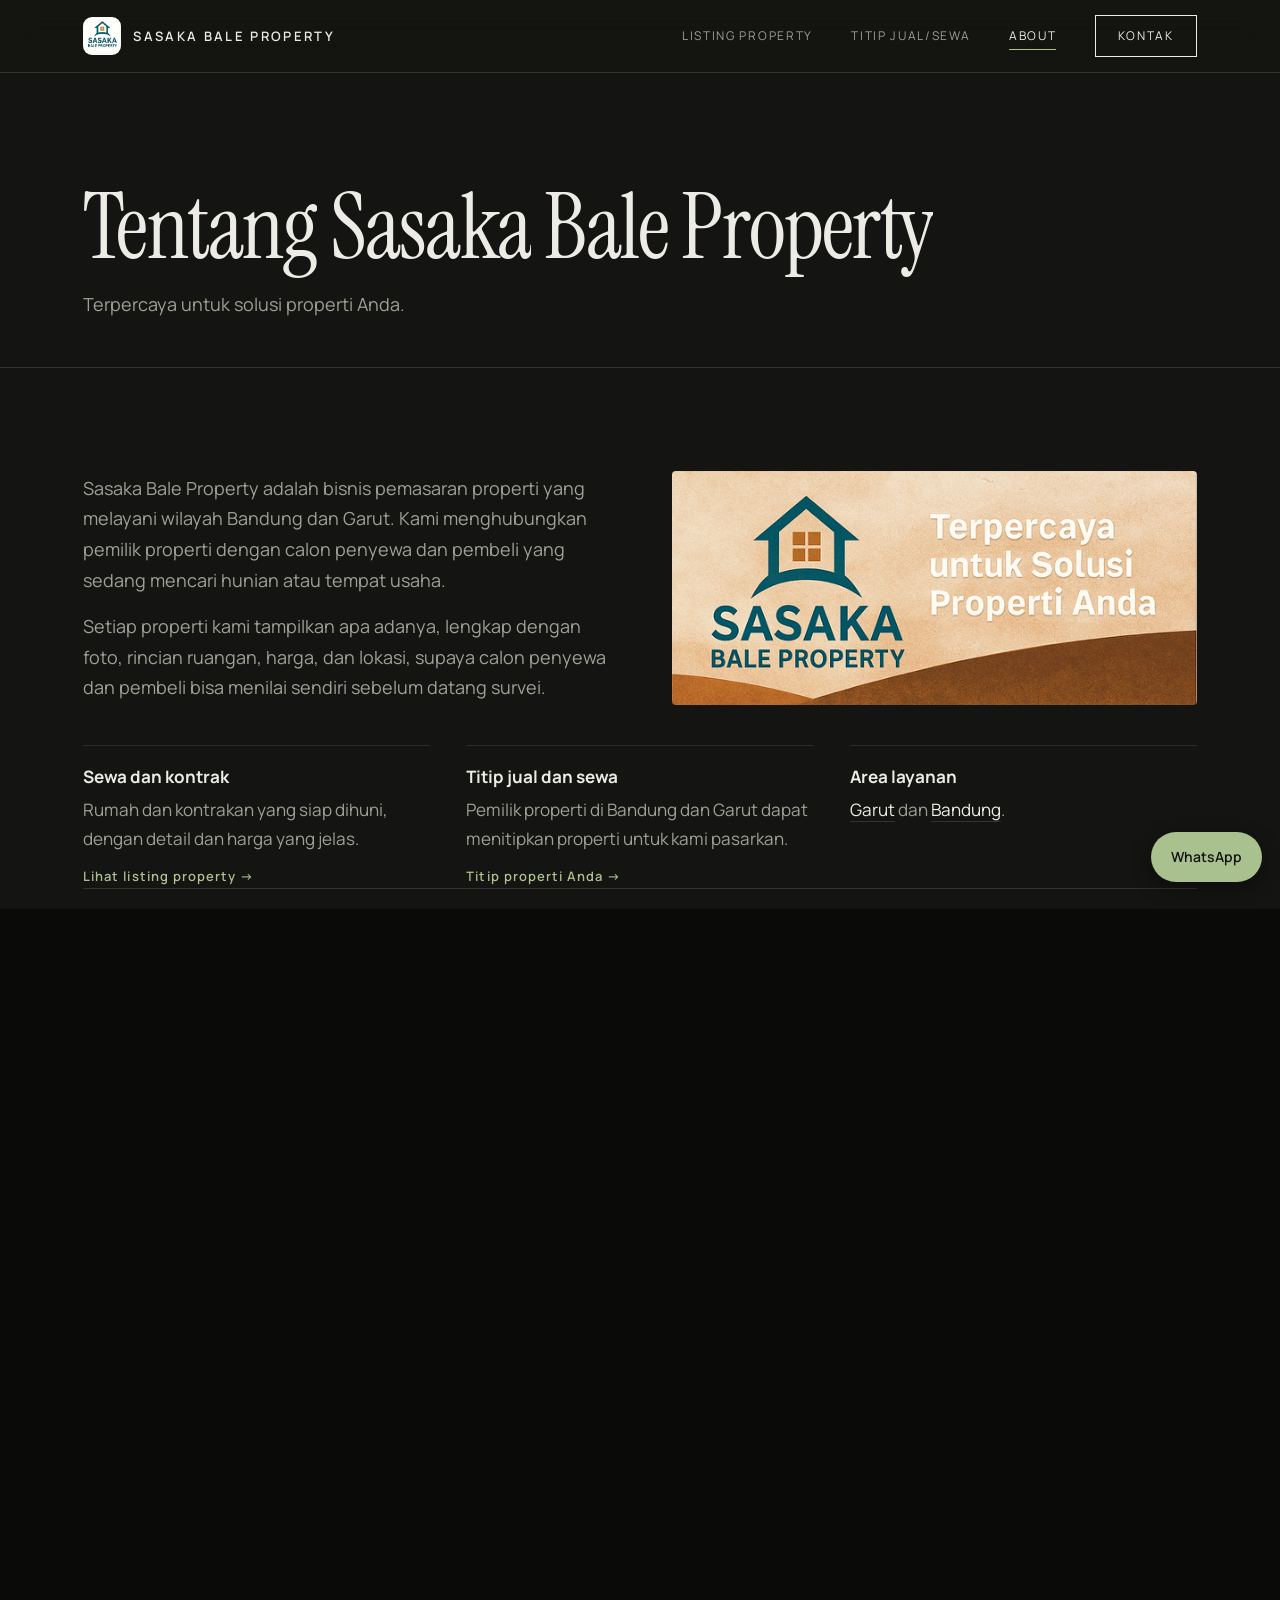
<file: about.html>
<!DOCTYPE html>
<html lang="id"><head><meta charset="utf-8"><meta name="viewport" content="width=device-width, initial-scale=1, viewport-fit=cover">
<title>About dan Kontak | Sasaka Bale Property</title><meta name="description" content="Profil Sasaka Bale Property dan kontak pemasaran: WhatsApp 0877-3030-9578 dan email sasakabaleacademy@gmail.com."><meta property="og:title" content="About dan Kontak | Sasaka Bale Property"><meta property="og:description" content="Profil Sasaka Bale Property dan kontak pemasaran: WhatsApp 0877-3030-9578 dan email sasakabaleacademy@gmail.com."><meta property="og:image" content="media/Kontrakan%20Pak%20Aldy%20Pemda/Tampak%20Depan%20Kanan%20HOOK.jpg">
<link rel="icon" href="media/logo%20sbp/Logo%20Sasaka%20Bale%20Property.jpg">
<link rel="preconnect" href="https://fonts.googleapis.com"><link rel="preconnect" href="https://fonts.gstatic.com" crossorigin>
<link href="https://fonts.googleapis.com/css2?family=Instrument+Serif&family=Manrope:wght@400;500;600;800&display=swap" rel="stylesheet">
<link rel="stylesheet" href="style.css"><link rel="stylesheet" href="animasi.css">
</head>
<body>
<header><div class="wrap"><nav aria-label="Navigasi utama">
<a class="logo" href="index.html"><img src="media/logo%20sbp/Logo%20Sasaka%20Bale%20Property.jpg" alt="Logo Sasaka Bale Property" width="38" height="38"><span>Sasaka Bale Property</span></a>
<button class="burger" id="burger" aria-label="Buka menu" aria-expanded="false">☰</button>
<div class="menu" id="menu"><a href="listing.html">Listing Property</a>
<a href="titip.html">Titip Jual/Sewa</a>
<a class="on" href="about.html">About</a>
<a class="outline" href="about.html#kontak">Kontak</a></div></nav></div></header>
<main>
<section class="page-head"><div class="wrap"><h1 class="t">Tentang Sasaka Bale Property</h1><p class="lead">Terpercaya untuk solusi properti Anda.</p></div></section>
<section><div class="wrap"><div class="grid2"><div>
<p>Sasaka Bale Property adalah bisnis pemasaran properti yang melayani wilayah Bandung dan Garut. Kami menghubungkan pemilik properti dengan calon penyewa dan pembeli yang sedang mencari hunian atau tempat usaha.</p>
<p>Setiap properti kami tampilkan apa adanya, lengkap dengan foto, rincian ruangan, harga, dan lokasi, supaya calon penyewa dan pembeli bisa menilai sendiri sebelum datang survei.</p></div>
<div class="banner" role="img" aria-label="Banner Sasaka Bale Property: Terpercaya untuk Solusi Properti Anda"></div></div>
<div class="cols">
  <div class="svc"><strong>Sewa dan kontrak</strong>Rumah dan kontrakan yang siap dihuni, dengan detail dan harga yang jelas.<a class="svc-link" href="listing.html">Lihat listing property <span>→</span></a></div>
  <div class="svc"><strong>Titip jual dan sewa</strong>Pemilik properti di Bandung dan Garut dapat menitipkan properti untuk kami pasarkan.<a class="svc-link" href="titip.html#form">Titip properti Anda <span>→</span></a></div>
  <div><strong>Area layanan</strong><a class="inl" href="listing.html#garut">Garut</a> dan <a class="inl" href="listing.html#bandung">Bandung</a>.</div>
</div>
<section id="kontak"><div class="wrap"><h2>Kontak Pemasaran</h2><p class="lead">Hubungi kami untuk menanyakan listing atau menitipkan properti.</p>
<ul class="kontak-list"><li><span>WhatsApp (WA only)</span><a href="https://wa.me/6287730309578" target="_blank" rel="noopener">0877-3030-9578</a></li><li><span>Email</span><a href="mailto:sasakabaleacademy@gmail.com">sasakabaleacademy@gmail.com</a></li><li><span>Area</span>Garut dan Bandung</li></ul>
<div class="actions"><a class="btn solid" href="https://wa.me/6287730309578?text=Halo%20Sasaka%20Bale%20Property" target="_blank" rel="noopener">Chat WhatsApp</a><a class="btn" href="mailto:sasakabaleacademy@gmail.com">Kirim email</a></div></div></section></main>
<footer><div class="wrap"><span>© 2026 Sasaka Bale Property · Bandung &amp; Garut</span><a href="mailto:sasakabaleacademy@gmail.com">sasakabaleacademy@gmail.com</a></div></footer>
<a class="wa-float" href="https://wa.me/6287730309578?text=Halo%20Sasaka%20Bale%20Property" target="_blank" rel="noopener" aria-label="Chat WhatsApp">WhatsApp</a>
<script src="animasi.js" defer></script>
</body></html>
</file>
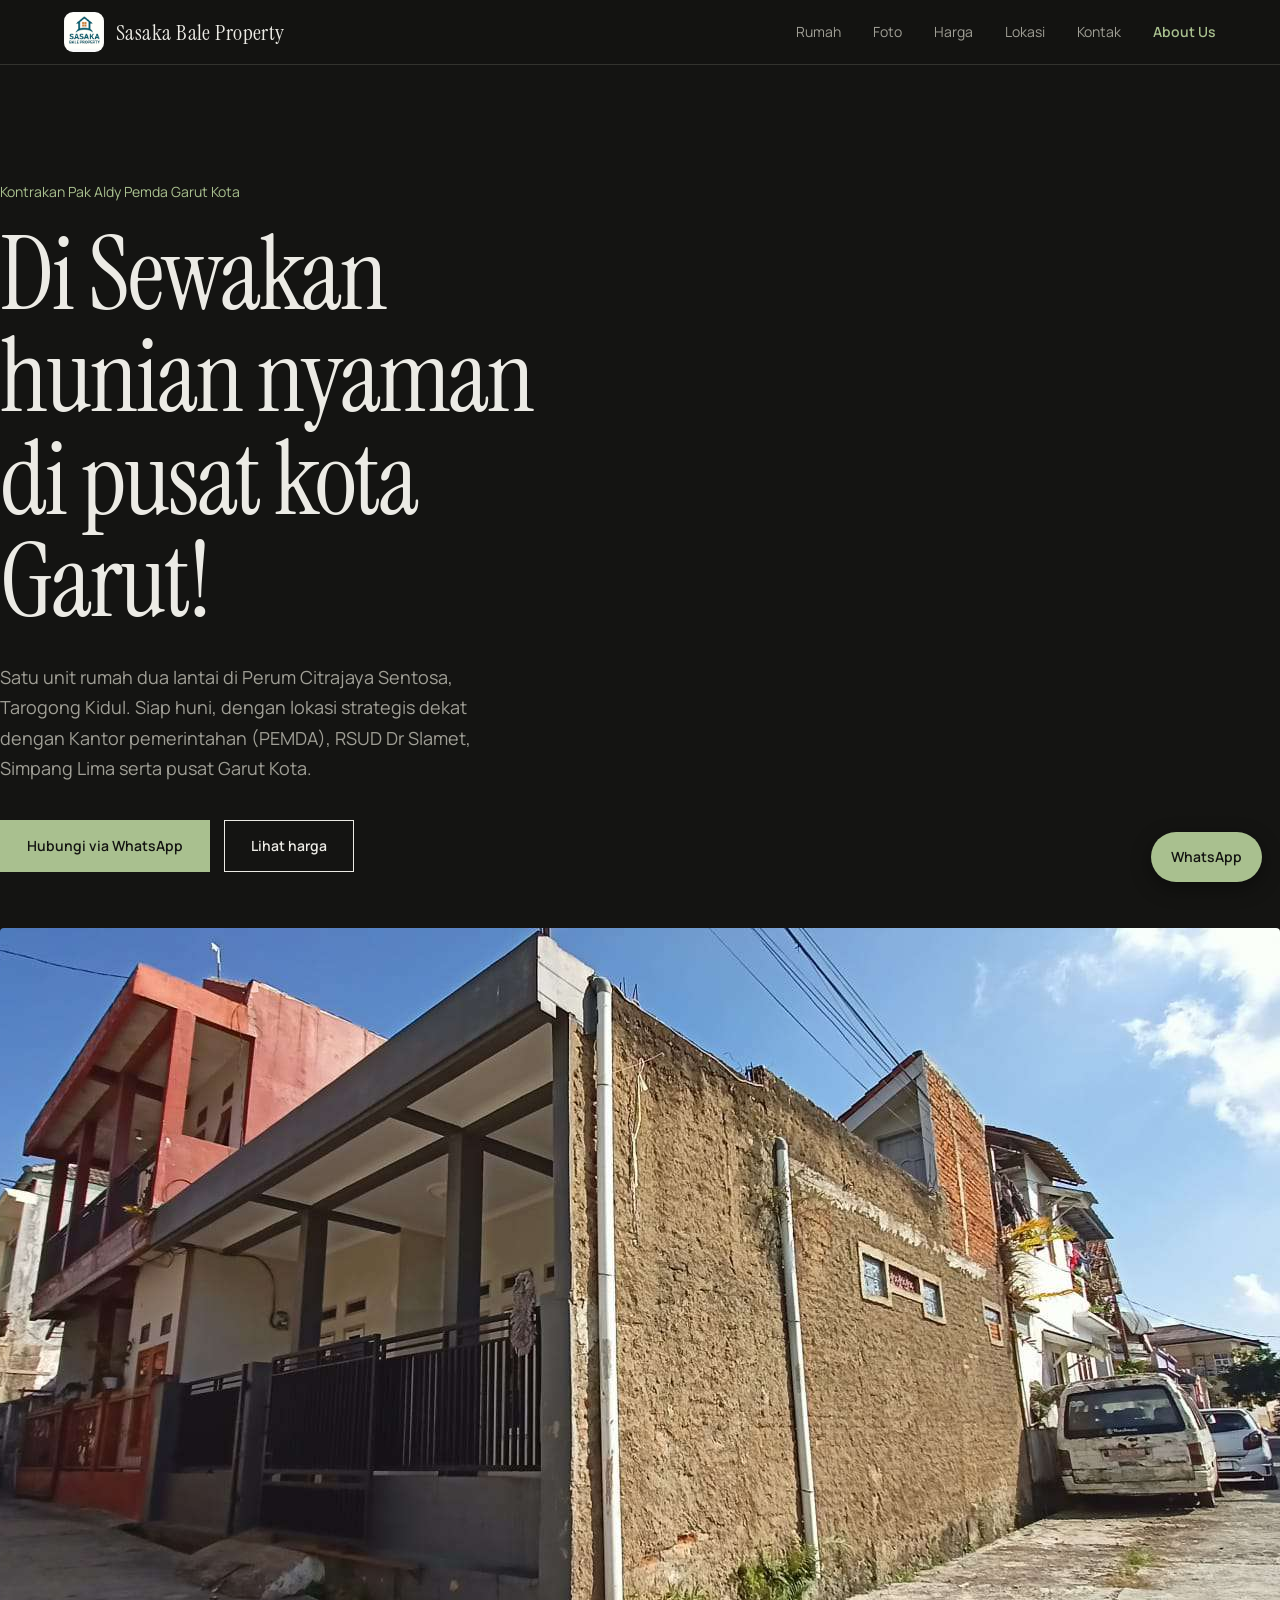
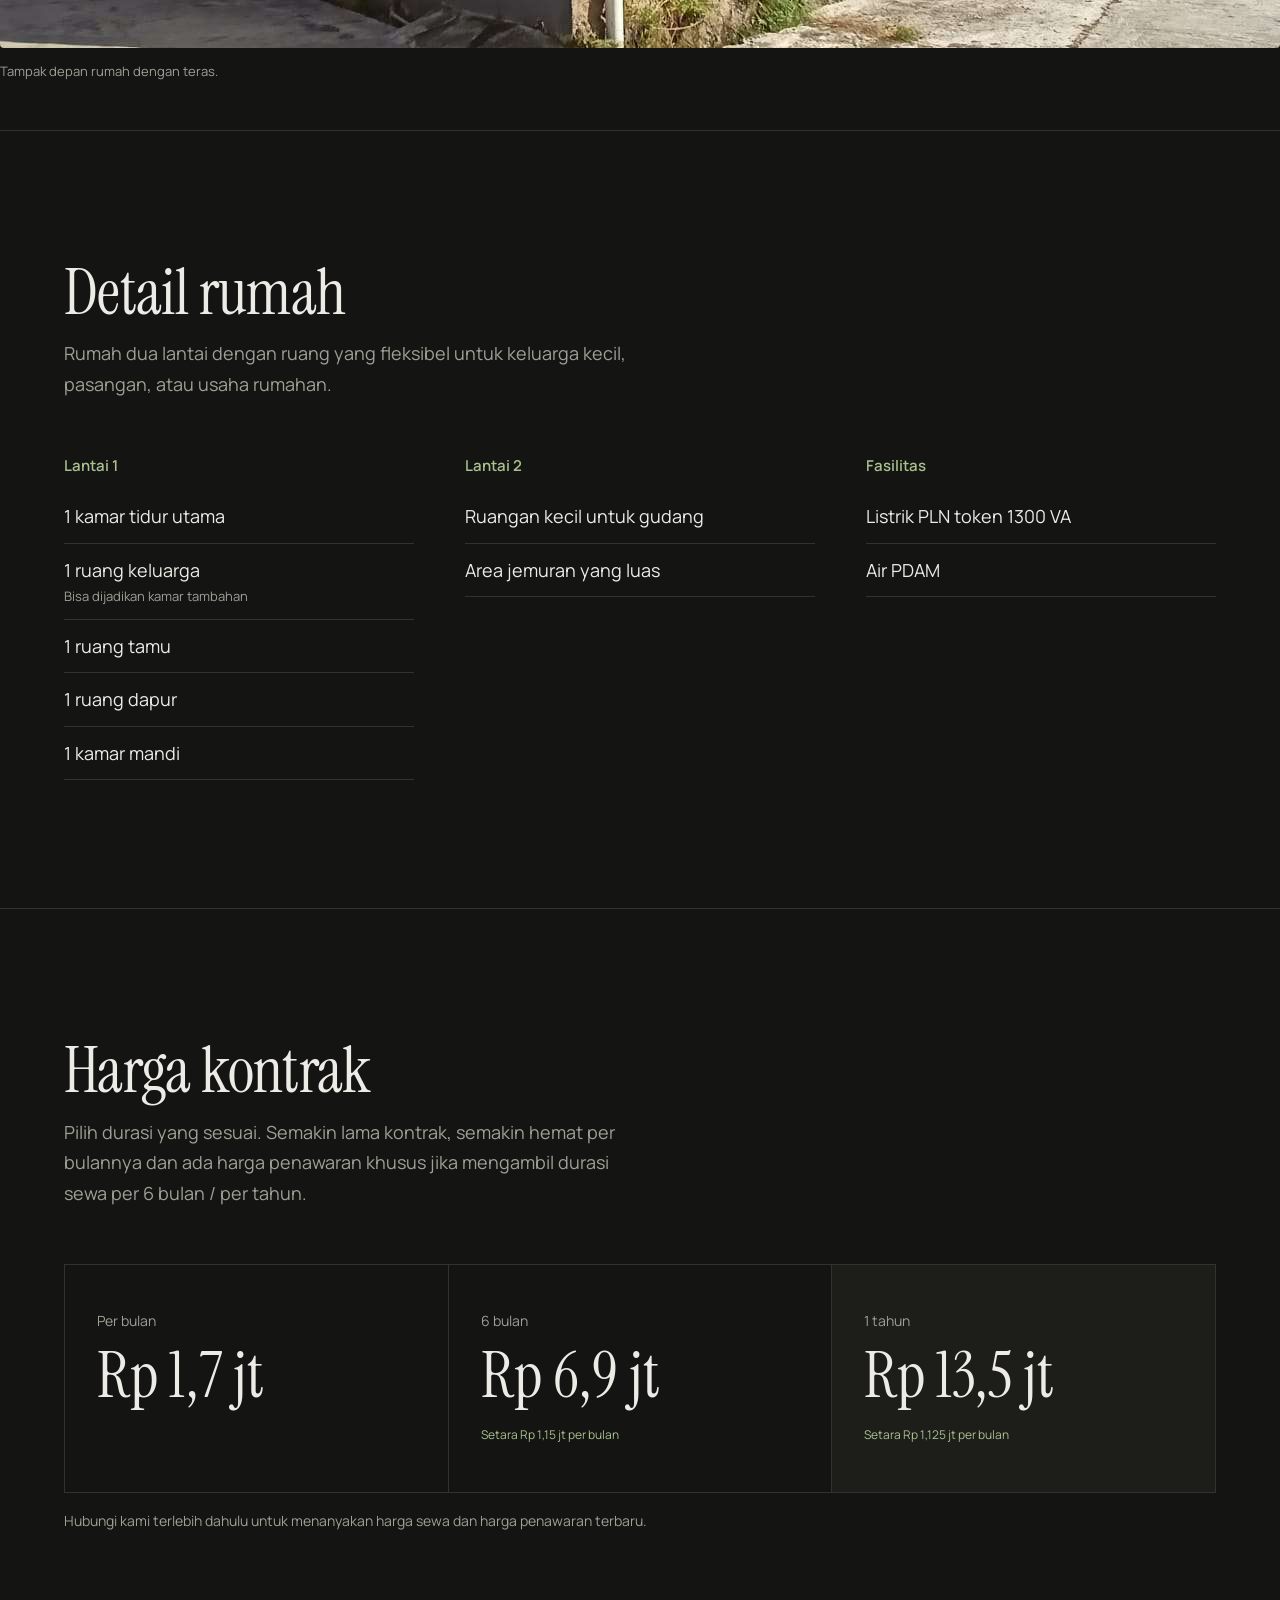
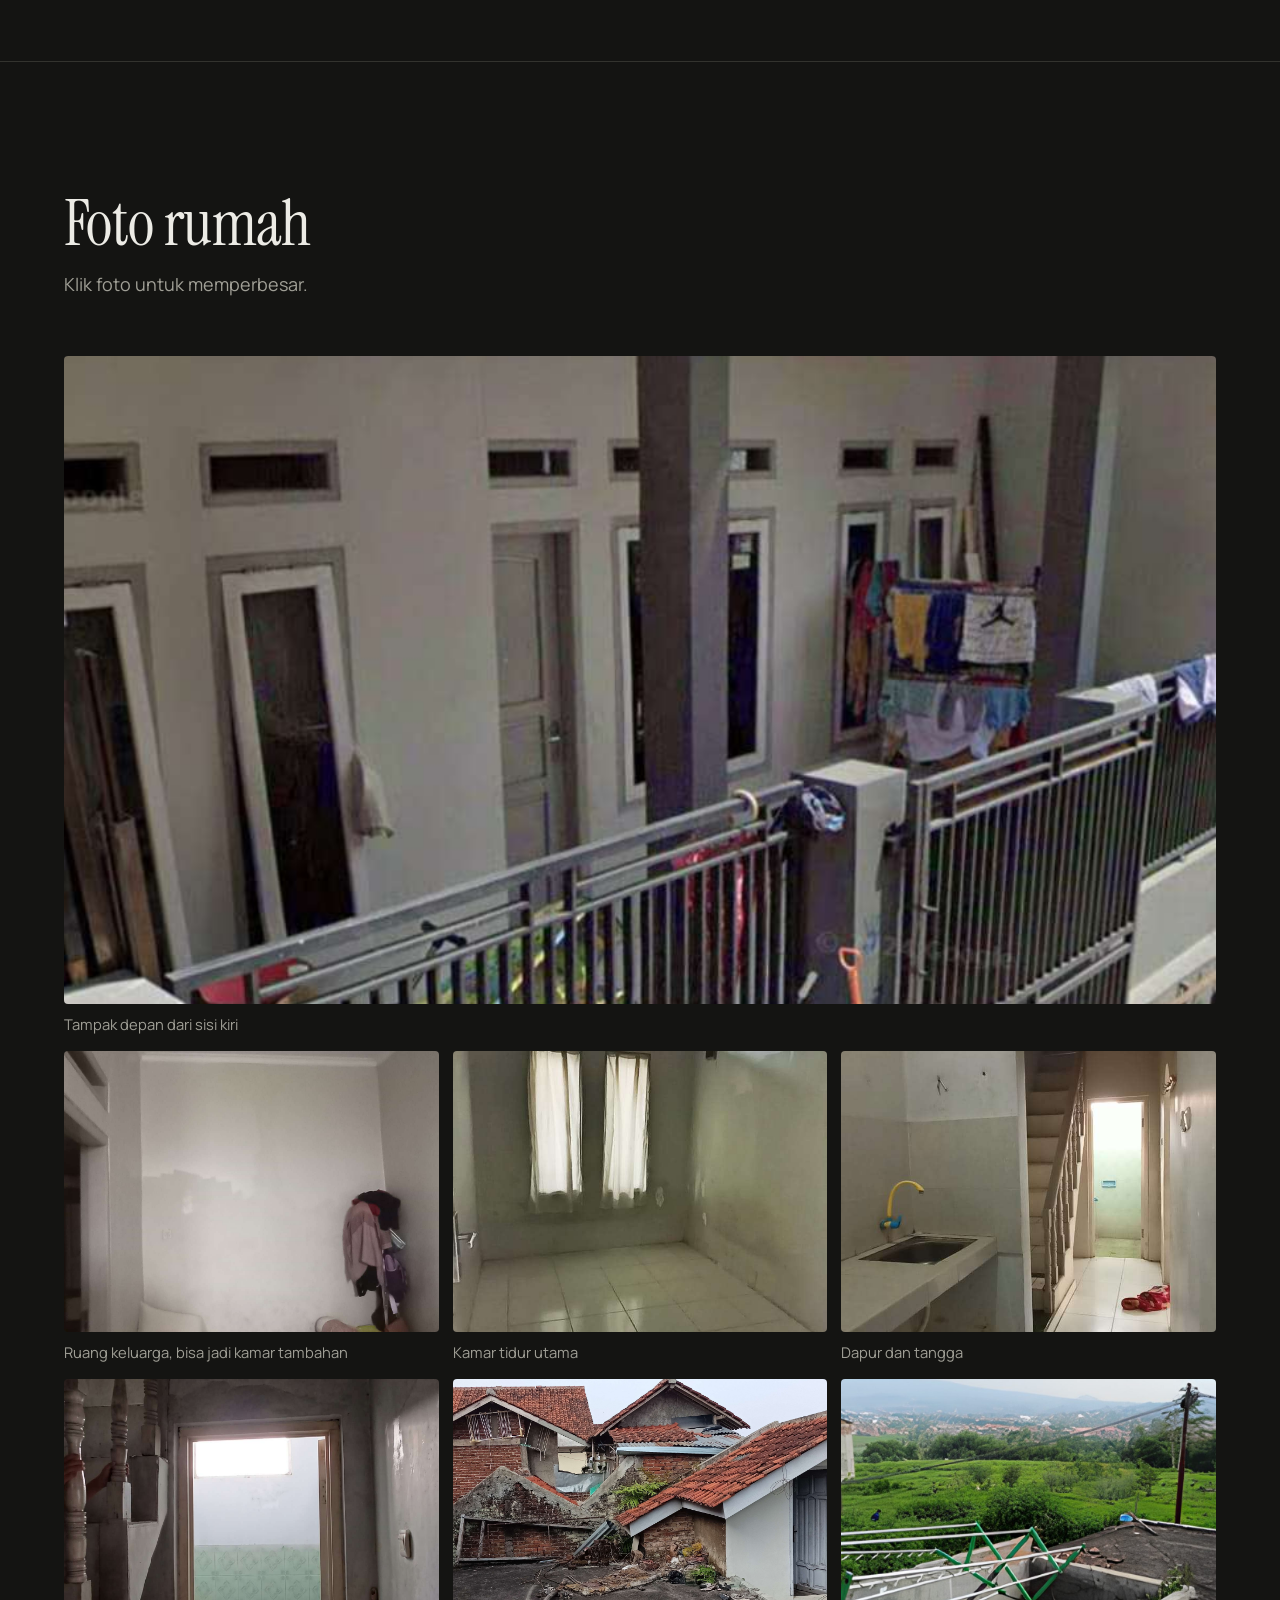
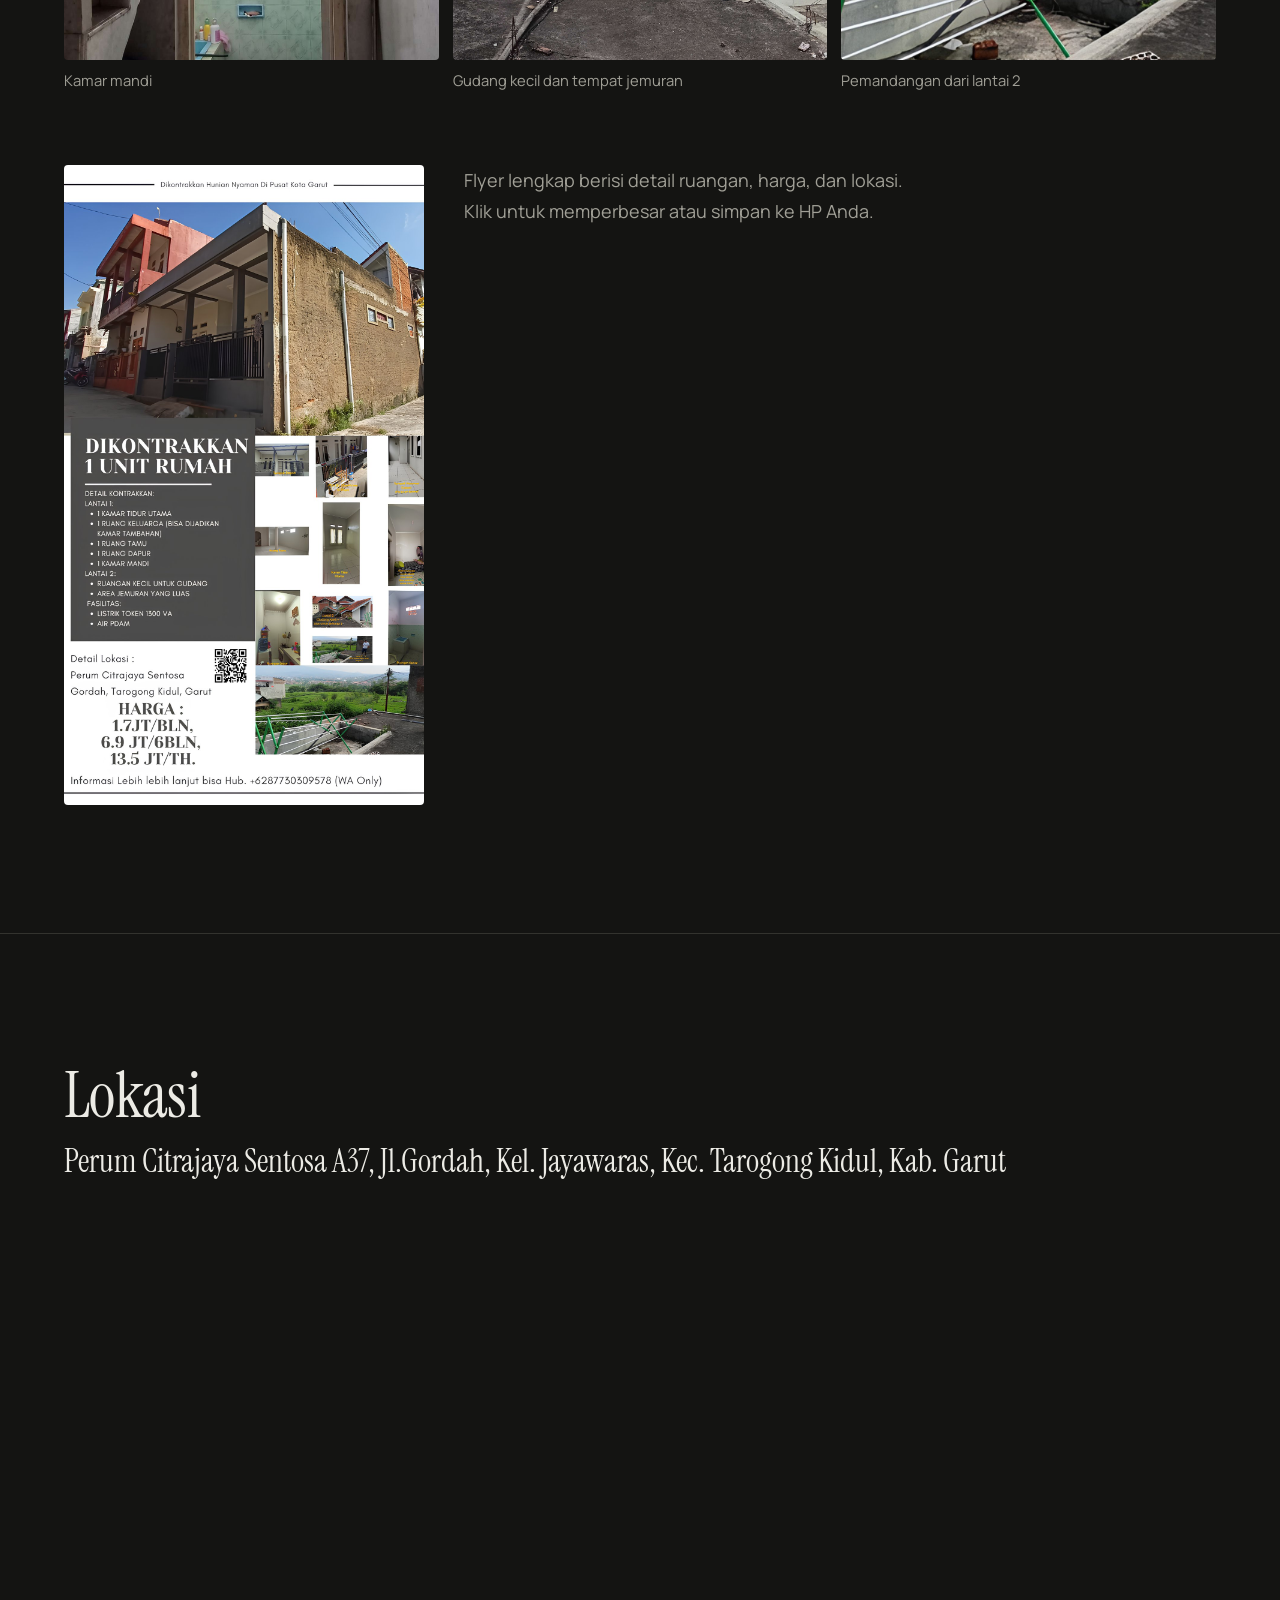
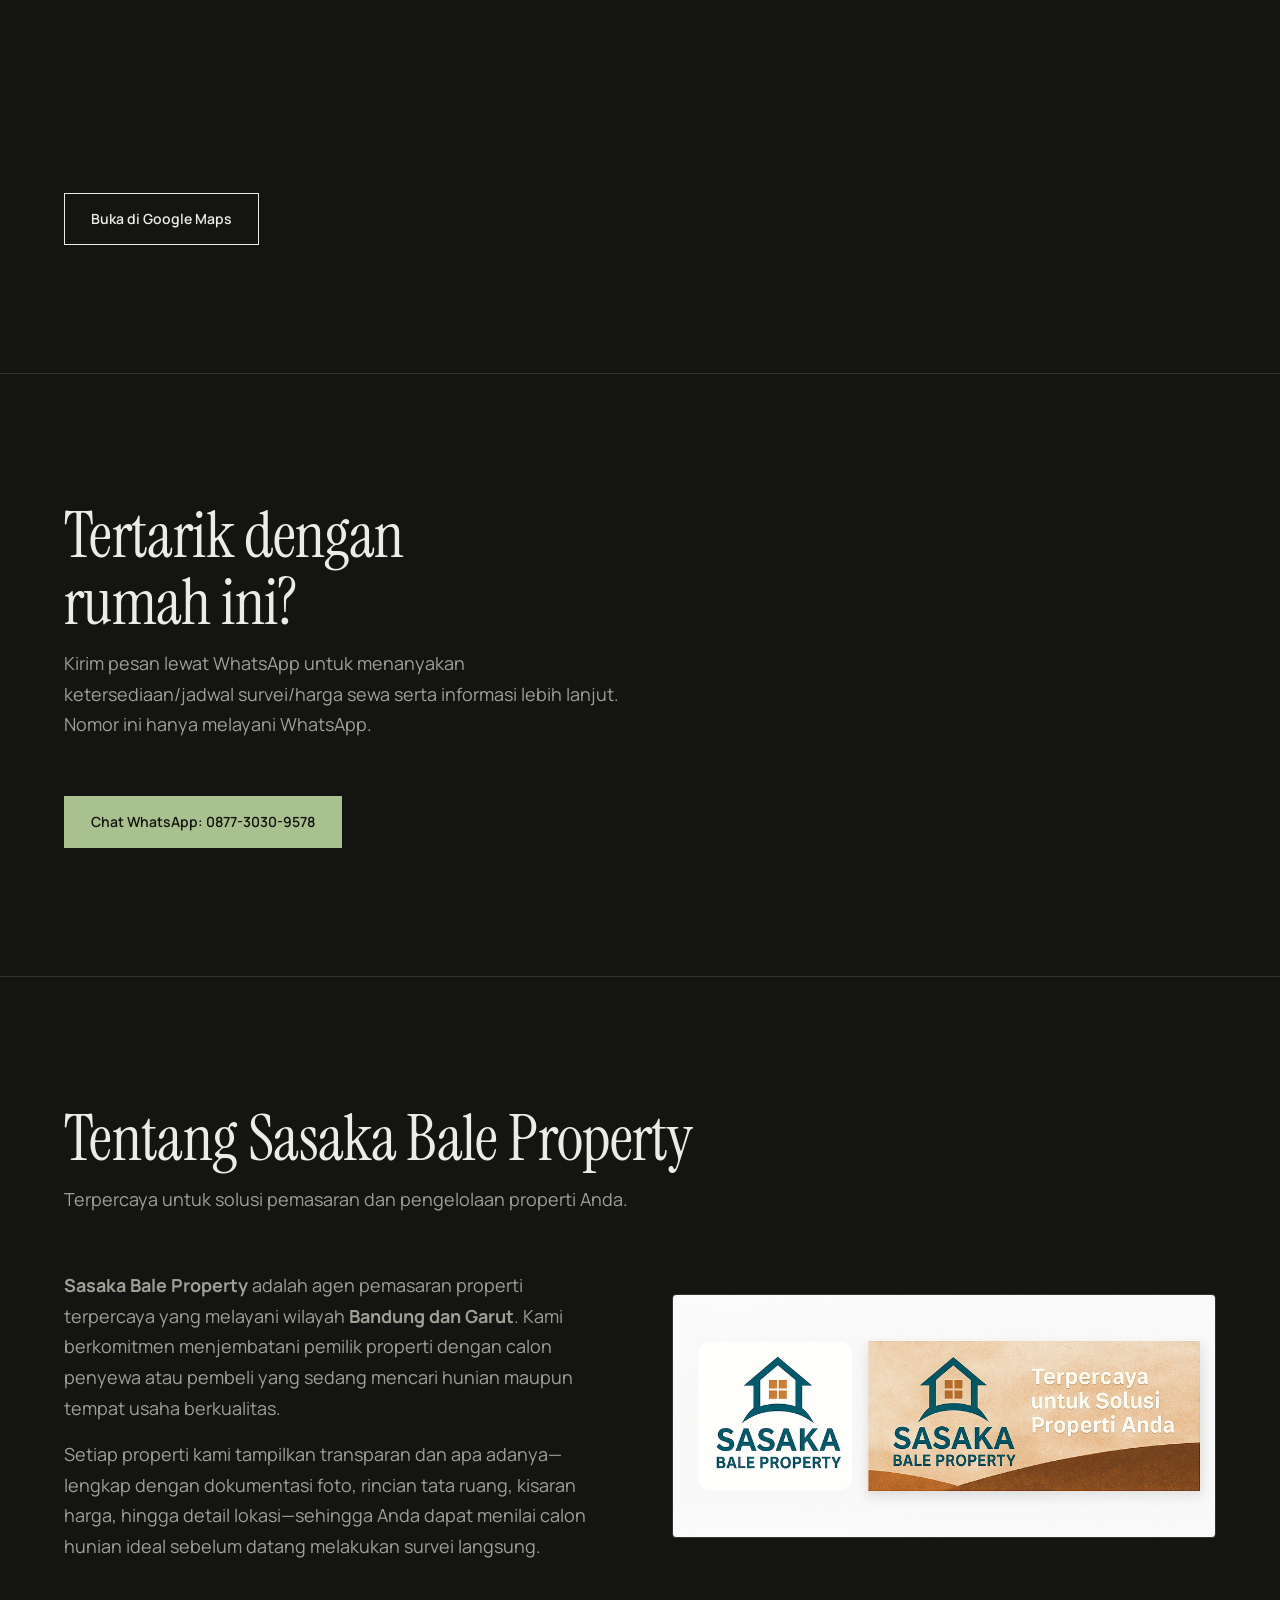
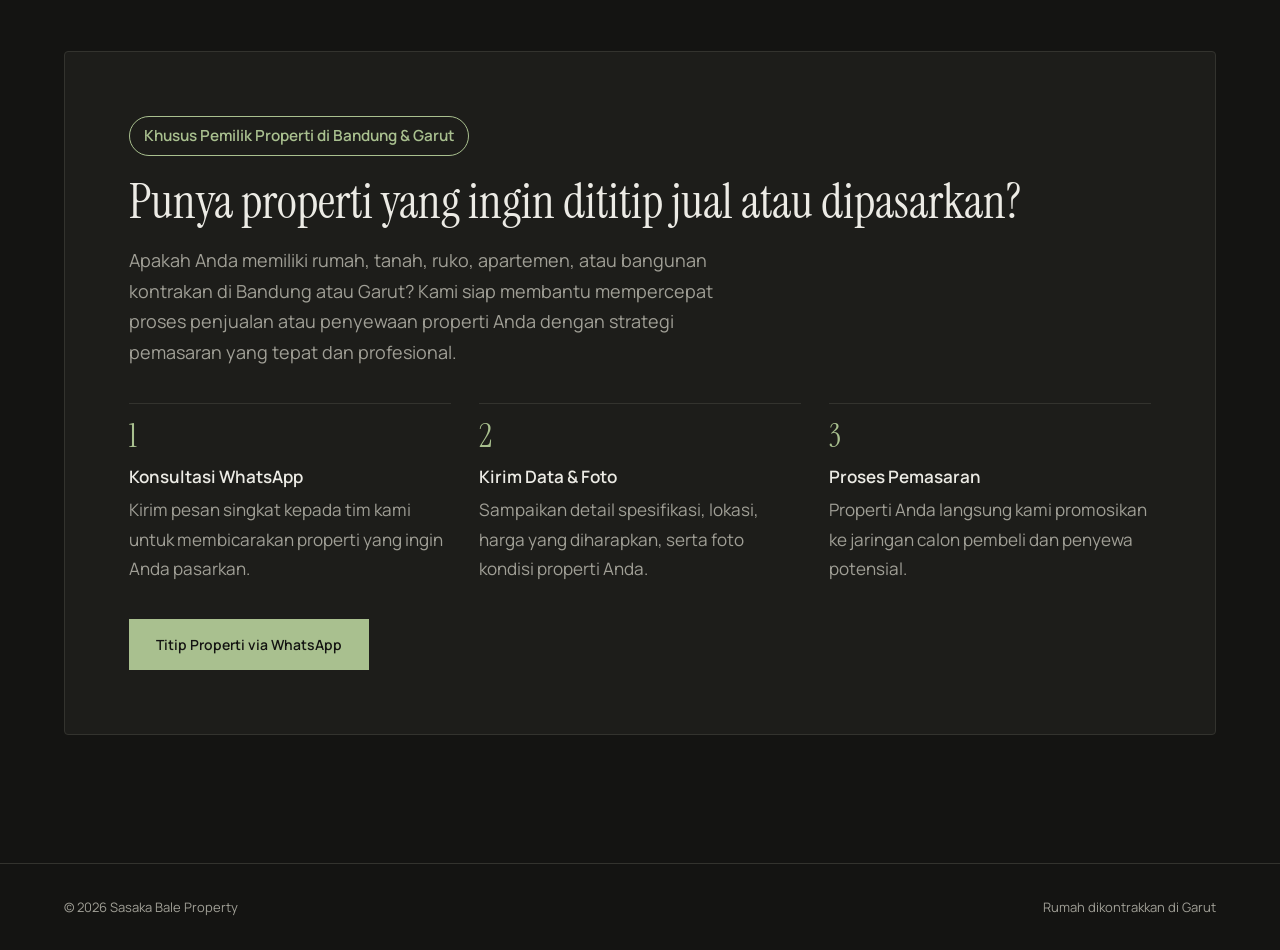
<file: halaman_utama_index.html>
<!DOCTYPE html>
<html lang="id">
<head>
<meta charset="utf-8">
<meta name="viewport" content="width=device-width, initial-scale=1, viewport-fit=cover">
<title>Kontrakan Rumah di Garut | Sasaka Bale Property</title>
<meta name="description" content="Dikontrakkan 1 unit rumah dua lantai di Perum Citrajaya Sentosa, Tarogong Kidul, Garut. Mulai Rp 1,7 juta per bulan. Listrik token 1300 VA, air PDAM.">
<meta property="og:title" content="Dikontrakkan: Rumah di Pusat Kota Garut">
<meta property="og:description" content="Rumah 2 lantai, Perum Citrajaya Sentosa, Tarogong Kidul. Mulai Rp 1,7 juta/bulan.">
<meta property="og:image" content="Tampak%20Depan%20Kanan%20HOOK.jpg">
<meta property="og:type" content="website">
<link rel="icon" href="Logo%20Sasaka%20Bale%20Property.jpg">
<link rel="preconnect" href="https://fonts.googleapis.com">
<link rel="preconnect" href="https://fonts.gstatic.com" crossorigin>
<link href="https://fonts.googleapis.com/css2?family=Instrument+Serif&family=Manrope:wght@400;500;600&display=swap" rel="stylesheet">
<style>
:root{
  --bg:#141412; --surface:#1d1d1a; --line:#33332e; --text:#ecebe5; --muted:#a09f96; --accent:#a9c08f;
  --serif:'Instrument Serif',Georgia,serif; --sans:'Manrope',system-ui,sans-serif;
  --pad:clamp(20px,5vw,72px);
  --safe-l:env(safe-area-inset-left,0px); --safe-r:env(safe-area-inset-right,0px);
}
*{box-sizing:border-box;margin:0;padding:0}
html{scroll-behavior:smooth;-webkit-text-size-adjust:100%;scroll-padding-top:72px}
@media (prefers-reduced-motion:reduce){html{scroll-behavior:auto}*{transition:none!important}}
body{background:var(--bg);color:var(--text);font:400 clamp(15px,.9vw + 11px,18px)/1.7 var(--sans);overflow-x:hidden;-webkit-font-smoothing:antialiased}
a{color:inherit;text-decoration:none}
:focus-visible{outline:2px solid var(--accent);outline-offset:3px}
img{display:block;max-width:100%}
.wrap{padding:0 var(--pad);padding-left:max(var(--pad),var(--safe-l));padding-right:max(var(--pad),var(--safe-r));max-width:min(1440px,100%);margin:0 auto}

/* Nav */
header{position:sticky;top:0;z-index:20;background:rgba(20,20,18,.88);backdrop-filter:blur(10px);border-bottom:1px solid var(--line)}
nav{display:flex;align-items:center;justify-content:space-between;height:64px}
.logo{display:flex;align-items:center;gap:12px;font:400 22px var(--serif);letter-spacing:.02em}
.logo img{width:40px;height:40px;border-radius:9px;object-fit:cover}
@media(max-width:380px){.logo span{display:none}}
.menu{display:flex;gap:32px;font-size:14px;color:var(--muted);align-items:center}
.menu a:hover{color:var(--text)}
.menu a.about{color:var(--accent);font-weight:600}
.burger{display:none;background:none;border:0;color:var(--text);font-size:26px;cursor:pointer;min-width:46px;min-height:46px}
@media(max-width:760px){
  .burger{display:block}
  .menu{display:none;position:absolute;top:64px;left:0;right:0;flex-direction:column;gap:0;background:var(--bg);border-bottom:1px solid var(--line)}
  .menu.open{display:flex}
  .menu a{padding:16px var(--pad);border-top:1px solid var(--line);font-size:16px;width:100%}
}

/* Hero */
.hero{padding:clamp(48px,9vw,120px) 0 48px}
.hero small{display:block;color:var(--accent);font-size:14px;margin-bottom:20px}
h1{font:400 clamp(40px,8vw,128px)/1 var(--serif);letter-spacing:-.02em;max-width:12ch}
.hero p{margin-top:28px;max-width:46ch;color:var(--muted);font-size:18px}
.actions{display:flex;flex-wrap:wrap;gap:14px;margin-top:36px}
.btn{display:inline-block;min-height:46px;padding:13px 26px;text-align:center;border:1px solid var(--text);font-weight:600;font-size:14px;transition:background .2s,color .2s}
.btn:hover{background:var(--text);color:var(--bg)}
.btn.solid{background:var(--accent);border-color:var(--accent);color:#141412}
.btn.solid:hover{background:var(--text);border-color:var(--text)}
.cover{margin-top:56px}
.cover img{width:100%;height:auto;aspect-ratio:16/9;object-fit:cover;border-radius:4px}
@media(max-width:600px){.cover img{aspect-ratio:4/3}}
.cover figcaption{margin-top:12px;font-size:13px;color:var(--muted)}

/* Sections */
section{padding:clamp(64px,10vw,130px) 0;border-top:1px solid var(--line)}
h2{font:400 clamp(34px,5vw,64px)/1.05 var(--serif);letter-spacing:-.01em;margin-bottom:12px}
.lead{color:var(--muted);max-width:52ch;margin-bottom:56px}
.cols{display:grid;grid-template-columns:repeat(auto-fit,minmax(min(100%,230px),1fr));gap:clamp(28px,4vw,56px)}
h3{font:600 15px var(--sans);margin-bottom:14px;color:var(--accent)}
ul.clean{list-style:none}
ul.clean li{padding:11px 0;border-bottom:1px solid var(--line)}
ul.clean li span{display:block;font-size:13px;color:var(--muted)}

/* Harga */
.prices{display:grid;grid-template-columns:repeat(auto-fit,minmax(min(100%,230px),1fr));gap:1px;background:var(--line);border:1px solid var(--line)}
.price{padding:clamp(28px,4vw,44px) clamp(20px,3vw,32px);background:var(--bg)}
.price .dur{color:var(--muted);font-size:14px}
.price .num{font:400 clamp(40px,5vw,64px)/1.1 var(--serif);margin:8px 0 4px}
.price .num small{font:500 16px var(--sans);color:var(--muted)}
.price.best{background:var(--surface)}
.price .tag{display:inline-block;margin-top:10px;font-size:12px;color:var(--accent)}
.note{margin-top:16px;font-size:14px;color:var(--muted)}

/* Galeri */
.gal{display:grid;grid-template-columns:repeat(3,1fr);gap:14px}
.gal figure:first-child{grid-column:1/-1}
.gal img{width:100%;aspect-ratio:4/3;object-fit:cover;border-radius:4px;cursor:zoom-in;background:var(--surface)}
.gal figure:first-child img{aspect-ratio:16/9}
.gal figcaption{font-size:.82em;color:var(--muted);margin-top:8px}
@media(max-width:560px){.gal{grid-template-columns:repeat(2,1fr);gap:10px}.gal figure:first-child img{aspect-ratio:4/3}}
.flyer{margin-top:72px;display:grid;grid-template-columns:minmax(0,360px) 1fr;gap:40px;align-items:start}
.flyer img{width:100%;height:auto;border-radius:4px;cursor:zoom-in}
.flyer p{color:var(--muted);max-width:40ch}
@media(max-width:820px){.flyer{grid-template-columns:minmax(0,420px);gap:20px}}

/* Lokasi */
.addr{font:400 clamp(22px,3vw,32px)/1.3 var(--serif);margin-bottom:28px}
.map{width:100%;height:clamp(280px,42vw,560px);border:0;border-radius:4px;filter:grayscale(.55) contrast(.95)}

/* Kontak */
.contact h2{max-width:14ch}

/* About */
.about-grid{display:grid;grid-template-columns:repeat(auto-fit,minmax(min(100%,320px),1fr));gap:clamp(32px,5vw,72px);align-items:center}
.about-grid p{color:var(--muted);max-width:56ch}
.about-grid p+p{margin-top:16px}
.banner{width:100%;aspect-ratio:588/263;border-radius:4px;background:url("Banner%20Logo%20Sasaka%20Bale%20Property.png") center/cover no-repeat;border:1px solid var(--line)}
.offer{margin-top:clamp(48px,7vw,96px);padding:clamp(28px,5vw,64px);border:1px solid var(--line);background:var(--surface);border-radius:4px}
.offer .area{display:inline-block;padding:6px 14px;border:1px solid var(--accent);color:var(--accent);font-size:.85em;font-weight:600;margin-bottom:20px;border-radius:20px}
.offer h3{font:400 clamp(28px,4vw,48px)/1.1 var(--serif);color:var(--text);margin-bottom:16px}
.offer>p{color:var(--muted);max-width:56ch}
ol.steps{list-style:none;counter-reset:step;display:grid;grid-template-columns:repeat(auto-fit,minmax(min(100%,220px),1fr));gap:28px;margin-top:36px}
ol.steps li{counter-increment:step;padding-top:16px;border-top:1px solid var(--line);color:var(--muted);font-size:.95em}
ol.steps li::before{content:counter(step);display:block;font:400 32px/1 var(--serif);color:var(--accent);margin-bottom:10px}
ol.steps li strong{display:block;color:var(--text);font-weight:600;margin-bottom:4px}

/* Footer & Floating */
footer{border-top:1px solid var(--line);padding:32px 0;font-size:13px;color:var(--muted)}
footer .wrap{display:flex;justify-content:space-between;flex-wrap:wrap;gap:12px}
.wa-float{position:fixed;right:max(18px,var(--safe-r));bottom:max(18px,env(safe-area-inset-bottom,0px));z-index:30;background:var(--accent);color:#141412;font-weight:600;font-size:14px;padding:13px 20px;border-radius:999px;box-shadow:0 6px 20px rgba(0,0,0,.4);transition:transform .2s}
.wa-float:hover{transform:scale(1.05)}

/* Lightbox */
.lb{position:fixed;inset:0;background:rgba(0,0,0,.92);display:none;align-items:center;justify-content:center;z-index:50;padding:20px;cursor:zoom-out}
.lb.open{display:flex}
.lb img{max-height:94vh;max-width:100%;width:auto;height:auto;object-fit:contain;border-radius:2px}
</style>
</head>
<body>

<header>
  <div class="wrap">
    <nav aria-label="Navigasi utama">
      <a class="logo" href="#top">
        <img src="Logo%20Sasaka%20Bale%20Property.jpg" alt="Logo Sasaka Bale Property" width="40" height="40">
        <span>Sasaka Bale Property</span>
      </a>
      <button class="burger" aria-label="Buka menu" aria-expanded="false" id="burger">☰</button>
      <div class="menu" id="menu">
        <a href="#rumah">Rumah</a>
        <a href="#galeri">Foto</a>
        <a href="#harga">Harga</a>
        <a href="#lokasi">Lokasi</a>
        <a href="#kontak">Kontak</a>
        <a class="about" href="#about">About Us</a>
      </div>
    </nav>
  </div>
</header>

<main id="top">
  <!-- HERO -->
  <div class="wrap hero">
    <small>Kontrakan Pak Aldy Pemda Garut Kota</small>
    <h1>Di Sewakan hunian nyaman di pusat kota Garut!</h1>
    <p>Satu unit rumah dua lantai di Perum Citrajaya Sentosa, Tarogong Kidul. Siap huni, dengan lokasi strategis dekat dengan Kantor pemerintahan (PEMDA), RSUD Dr Slamet, Simpang Lima serta pusat Garut Kota.</p>
    <div class="actions">
      <a class="btn solid" id="wa1" href="#">Hubungi via WhatsApp</a>
      <a class="btn" href="#harga">Lihat harga</a>
    </div>
    <figure class="cover">
      <img src="Tampak%20Depan%20Kanan%20HOOK.jpg" alt="Tampak depan rumah dua lantai yang dikontrakkan di Perum Citrajaya Sentosa, Garut">
      <figcaption>Tampak depan rumah dengan teras.</figcaption>
    </figure>
  </div>

  <!-- DETAIL -->
  <section id="rumah">
    <div class="wrap">
      <h2>Detail rumah</h2>
      <p class="lead">Rumah dua lantai dengan ruang yang fleksibel untuk keluarga kecil, pasangan, atau usaha rumahan.</p>
      <div class="cols">
        <div>
          <h3>Lantai 1</h3>
          <ul class="clean">
            <li>1 kamar tidur utama</li>
            <li>1 ruang keluarga<span>Bisa dijadikan kamar tambahan</span></li>
            <li>1 ruang tamu</li>
            <li>1 ruang dapur</li>
            <li>1 kamar mandi</li>
          </ul>
        </div>
        <div>
          <h3>Lantai 2</h3>
          <ul class="clean">
            <li>Ruangan kecil untuk gudang</li>
            <li>Area jemuran yang luas</li>
          </ul>
        </div>
        <div>
          <h3>Fasilitas</h3>
          <ul class="clean">
            <li>Listrik PLN token 1300 VA</li>
            <li>Air PDAM</li>
          </ul>
        </div>
      </div>
    </div>
  </section>

  <!-- HARGA -->
  <section id="harga">
    <div class="wrap">
      <h2>Harga kontrak</h2>
      <p class="lead">Pilih durasi yang sesuai. Semakin lama kontrak, semakin hemat per bulannya dan ada harga penawaran khusus jika mengambil durasi sewa per 6 bulan / per tahun.</p>
      <div class="prices">
        <div class="price">
          <div class="dur">Per bulan</div>
          <div class="num">Rp 1,7 jt</div>
        </div>
        <div class="price">
          <div class="dur">6 bulan</div>
          <div class="num">Rp 6,9 jt</div>
          <span class="tag">Setara Rp 1,15 jt per bulan</span>
        </div>
        <div class="price best">
          <div class="dur">1 tahun</div>
          <div class="num">Rp 13,5 jt</div>
          <span class="tag">Setara Rp 1,125 jt per bulan</span>
        </div>
      </div>
      <p class="note">Hubungi kami terlebih dahulu untuk menanyakan harga sewa dan harga penawaran terbaru.</p>
    </div>
  </section>

  <!-- GALERI -->
  <section id="galeri">
    <div class="wrap">
      <h2>Foto rumah</h2>
      <p class="lead">Klik foto untuk memperbesar.</p>
      <div class="gal">
        <figure><img src="Tampak%20Depan%20kiri%20POV%20GMAPS.jpg" alt="Tampak depan rumah dari sisi kiri" loading="lazy" data-zoom><figcaption>Tampak depan dari sisi kiri</figcaption></figure>
        <figure><img src="Ruang%20Keluarga%20%2Bbisa%20jadi%20kamar%20tambahan.jpg" alt="Ruang keluarga yang bisa dijadikan kamar tambahan" loading="lazy" data-zoom><figcaption>Ruang keluarga, bisa jadi kamar tambahan</figcaption></figure>
        <figure><img src="Kamar%20Tidur.jpg" alt="Kamar tidur utama" loading="lazy" data-zoom><figcaption>Kamar tidur utama</figcaption></figure>
        <figure><img src="Dapur%20Tangga%20wc.jpg" alt="Dapur dan tangga menuju lantai 2" loading="lazy" data-zoom><figcaption>Dapur dan tangga</figcaption></figure>
        <figure><img src="WC.jpg" alt="Kamar mandi" loading="lazy" data-zoom><figcaption>Kamar mandi</figcaption></figure>
        <figure><img src="Gudang%20Kecil%20dan%20tempat%20jemuran.jpg" alt="Gudang kecil dan tempat jemuran di lantai 2" loading="lazy" data-zoom><figcaption>Gudang kecil dan tempat jemuran</figcaption></figure>
        <figure><img src="pemandangan.jpg" alt="Pemandangan hamparan hijau dari lantai 2" loading="lazy" data-zoom><figcaption>Pemandangan dari lantai 2</figcaption></figure>
      </div>
      <div class="flyer">
        <img src="flyer.jpg" alt="Flyer lengkap: dikontrakkan 1 unit rumah, detail ruangan, harga, dan lokasi" loading="lazy" data-zoom>
        <p>Flyer lengkap berisi detail ruangan, harga, dan lokasi. Klik untuk memperbesar atau simpan ke HP Anda.</p>
      </div>
    </div>
  </section>

  <!-- LOKASI -->
  <section id="lokasi">
    <div class="wrap">
      <h2>Lokasi</h2>
      <p class="addr">Perum Citrajaya Sentosa A37, Jl.Gordah, Kel. Jayawaras, Kec. Tarogong Kidul, Kab. Garut</p>
      <iframe class="map" title="Peta lokasi Perum Citrajaya Sentosa, Tarogong Kidul, Garut"
        src="https://www.google.com/maps/embed?pb=!1m18!1m12!1m3!1d3958.2519055793186!2d107.89143209999999!3d-7.212078599999999!2m3!1f0!2f0!3f0!3m2!1i1024!2i768!4f13.1!3m3!1m2!1s0x2e68b1501538074f%3A0xf2f7f56e8937a6ff!2sKontrakan%20Pak%20Aldy%20Pemda%20Garut%20Kota!5e0!3m2!1sid!2sid!4v1792664381777!5m2!1sid!2sid"
        loading="lazy" referrerpolicy="no-referrer-when-downgrade" allowfullscreen></iframe>
      <div class="actions">
        <a class="btn" target="_blank" rel="noopener" href="https://www.google.com/maps/search/?api=1&query=-7.2120786,107.8914321">Buka di Google Maps</a>
      </div>
    </div>
  </section>

  <!-- KONTAK -->
  <section id="kontak" class="contact">
    <div class="wrap">
      <h2>Tertarik dengan rumah ini?</h2>
      <p class="lead">Kirim pesan lewat WhatsApp untuk menanyakan ketersediaan/jadwal survei/harga sewa serta informasi lebih lanjut. Nomor ini hanya melayani WhatsApp.</p>
      <div class="actions">
        <a class="btn solid" id="wa2" href="#">Chat WhatsApp: 0877-3030-9578</a>
      </div>
    </div>
  </section>

  <!-- ABOUT & PROFIL COMPANY -->
  <section id="about">
    <div class="wrap">
      <h2>Tentang Sasaka Bale Property</h2>
      <p class="lead">Terpercaya untuk solusi pemasaran dan pengelolaan properti Anda.</p>
      
      <div class="about-grid">
        <div>
          <p><strong>Sasaka Bale Property</strong> adalah agen pemasaran properti terpercaya yang melayani wilayah <strong>Bandung dan Garut</strong>. Kami berkomitmen menjembatani pemilik properti dengan calon penyewa atau pembeli yang sedang mencari hunian maupun tempat usaha berkualitas.</p>
          <p>Setiap properti kami tampilkan transparan dan apa adanya—lengkap dengan dokumentasi foto, rincian tata ruang, kisaran harga, hingga detail lokasi—sehingga Anda dapat menilai calon hunian ideal sebelum datang melakukan survei langsung.</p>
        </div>
        <div class="banner" role="img" aria-label="Banner Sasaka Bale Property"></div>
      </div>

      <!-- PENAWARAN TITIP JUAL / PASARKAN -->
      <div class="offer">
        <span class="area">Khusus Pemilik Properti di Bandung & Garut</span>
        <h3>Punya properti yang ingin dititip jual atau dipasarkan?</h3>
        <p>Apakah Anda memiliki rumah, tanah, ruko, apartemen, atau bangunan kontrakan di Bandung atau Garut? Kami siap membantu mempercepat proses penjualan atau penyewaan properti Anda dengan strategi pemasaran yang tepat dan profesional.</p>
        <ol class="steps">
          <li><strong>Konsultasi WhatsApp</strong>Kirim pesan singkat kepada tim kami untuk membicarakan properti yang ingin Anda pasarkan.</li>
          <li><strong>Kirim Data & Foto</strong>Sampaikan detail spesifikasi, lokasi, harga yang diharapkan, serta foto kondisi properti Anda.</li>
          <li><strong>Proses Pemasaran</strong>Properti Anda langsung kami promosikan ke jaringan calon pembeli dan penyewa potensial.</li>
        </ol>
        <div class="actions">
          <a class="btn solid" id="wa4" href="#">Titip Properti via WhatsApp</a>
        </div>
      </div>
    </div>
  </section>
</main>

<footer>
  <div class="wrap">
    <span>© 2026 Sasaka Bale Property</span>
    <span>Rumah dikontrakkan di Garut</span>
  </div>
</footer>

<a class="wa-float" id="wa3" href="#" aria-label="Chat WhatsApp">WhatsApp</a>
<div class="lb" id="lb" role="dialog" aria-label="Gambar diperbesar"><img alt="" id="lbimg"></div>

<script>
  // === CONFIG WA ===
  var NOMOR_WA = "6287730309578";
  var PESAN_RUMAH = "Halo Sasaka Bale Property, saya hendak menanyakan detail kontrakan rumah di Perum Citrajaya Sentosa, Garut. Apakah masih tersedia?";
  var PESAN_TITIP = "Halo Sasaka Bale Property, saya pemilik properti di Bandung/Garut dan ingin menitipkan properti saya untuk dijual/dipasarkan. Mohon info lebih lanjut.";

  // Set Link WA Kontrakan
  var linkRumah = "https://wa.me/" + NOMOR_WA + "?text=" + encodeURIComponent(PESAN_RUMAH);
  ["wa1","wa2","wa3"].forEach(function(id){
    var a = document.getElementById(id); 
    if(a) { a.href = linkRumah; a.target = "_blank"; a.rel = "noopener"; }
  });

  // Set Link WA Titip Jual
  var wa4 = document.getElementById("wa4");
  if(wa4) {
    wa4.href = "https://wa.me/" + NOMOR_WA + "?text=" + encodeURIComponent(PESAN_TITIP); 
    wa4.target = "_blank"; 
    wa4.rel = "noopener";
  }

  // Mobile Menu Switch
  var menu = document.getElementById("menu"), burger = document.getElementById("burger");
  burger.addEventListener("click", function(){
    var open = menu.classList.toggle("open");
    burger.setAttribute("aria-expanded", open);
  });
  menu.addEventListener("click", function(){ menu.classList.remove("open"); });

  // Lightbox Zoom
  var lb = document.getElementById("lb"), lbimg = document.getElementById("lbimg");
  document.querySelectorAll("[data-zoom]").forEach(function(img){
    img.addEventListener("click", function(){ lbimg.src = img.src; lbimg.alt = img.alt; lb.classList.add("open"); });
  });
  lb.addEventListener("click", function(){ lb.classList.remove("open"); });
  document.addEventListener("keydown", function(e){ if(e.key === "Escape") lb.classList.remove("open"); });
</script>
</body>
</html>
</file>
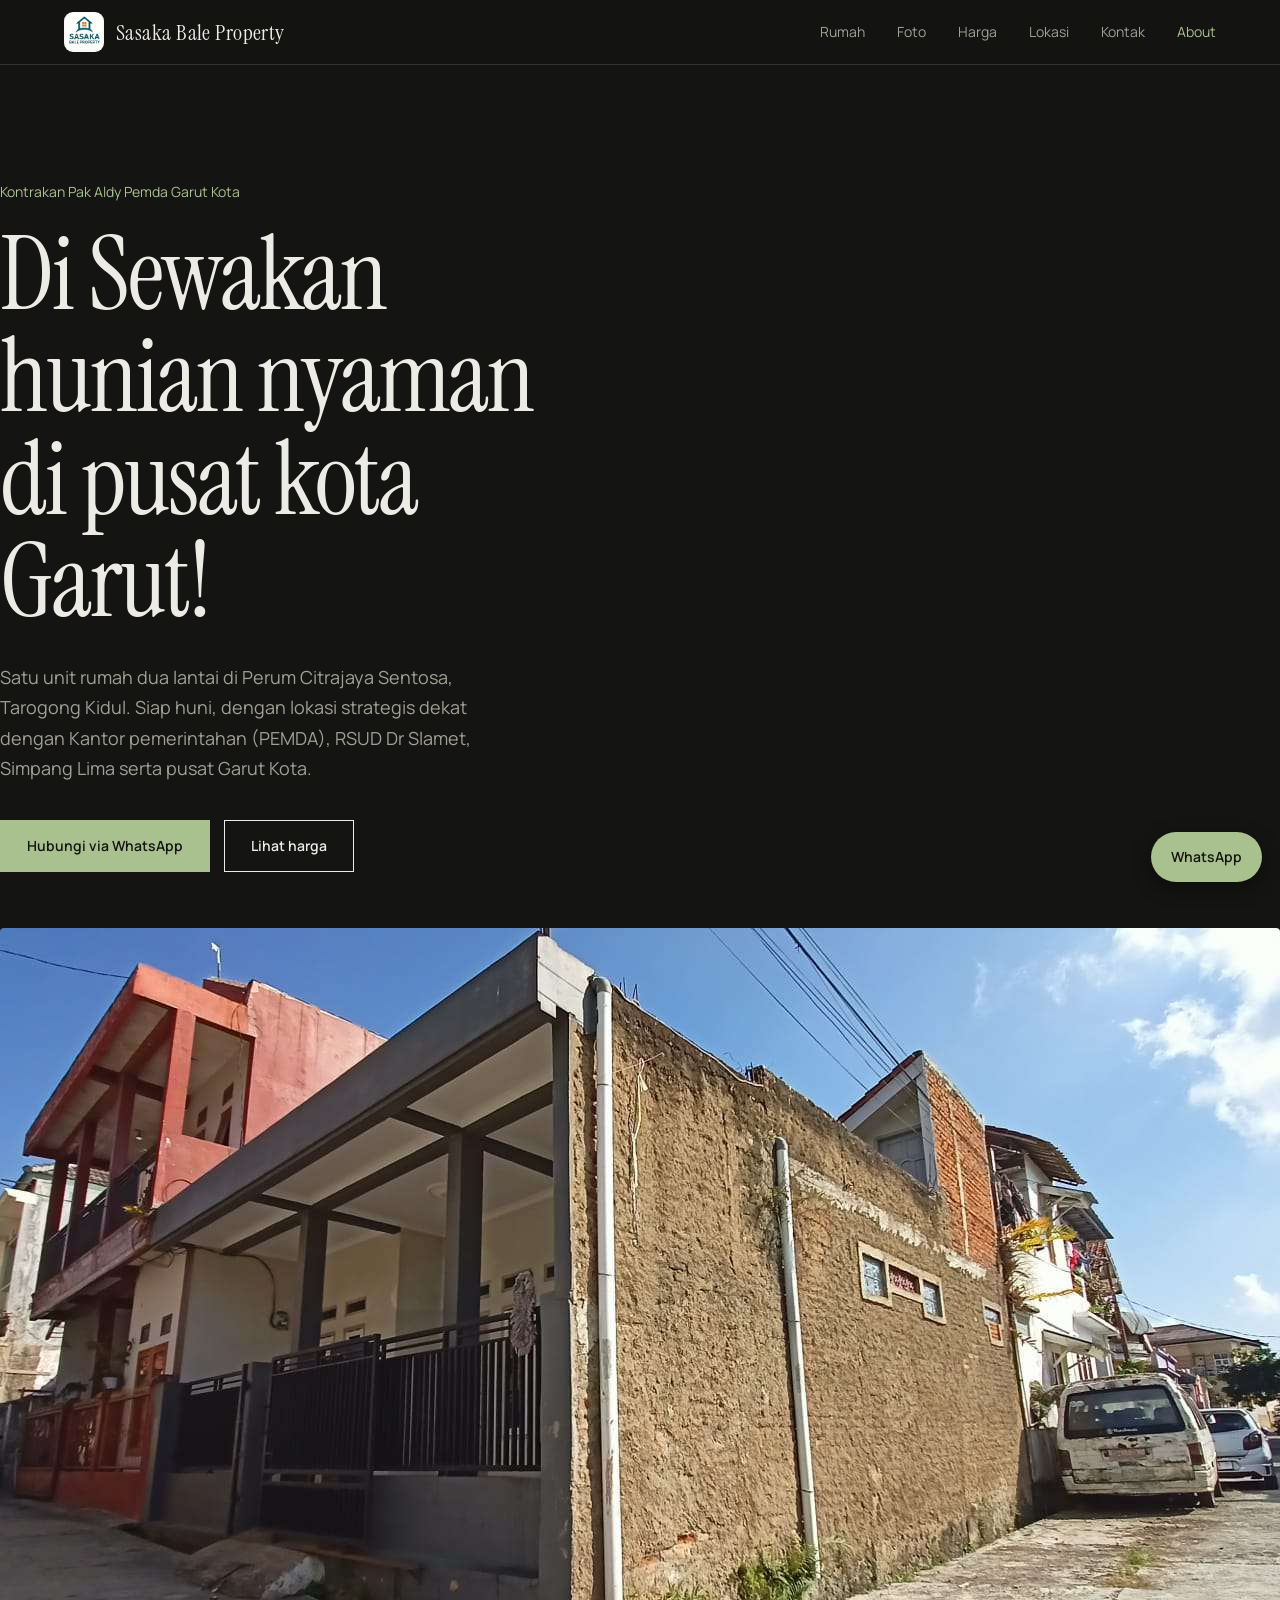
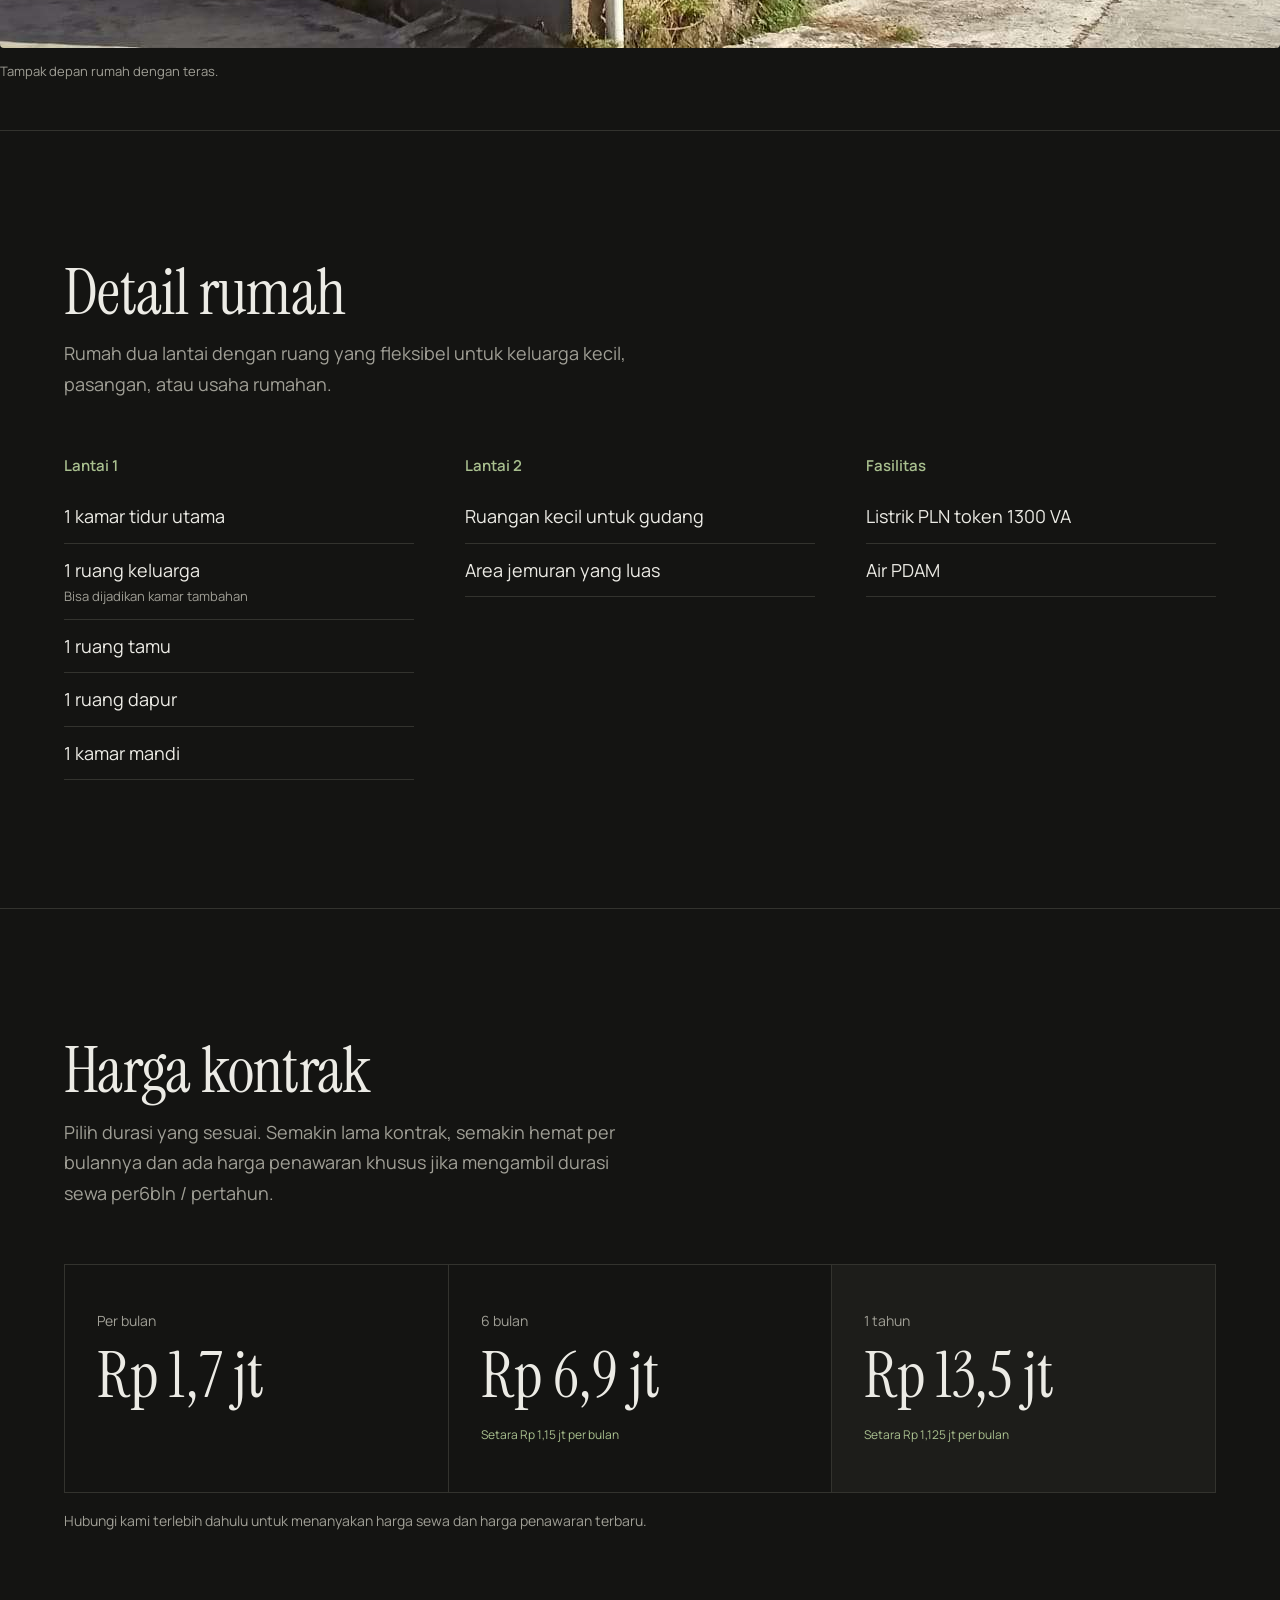
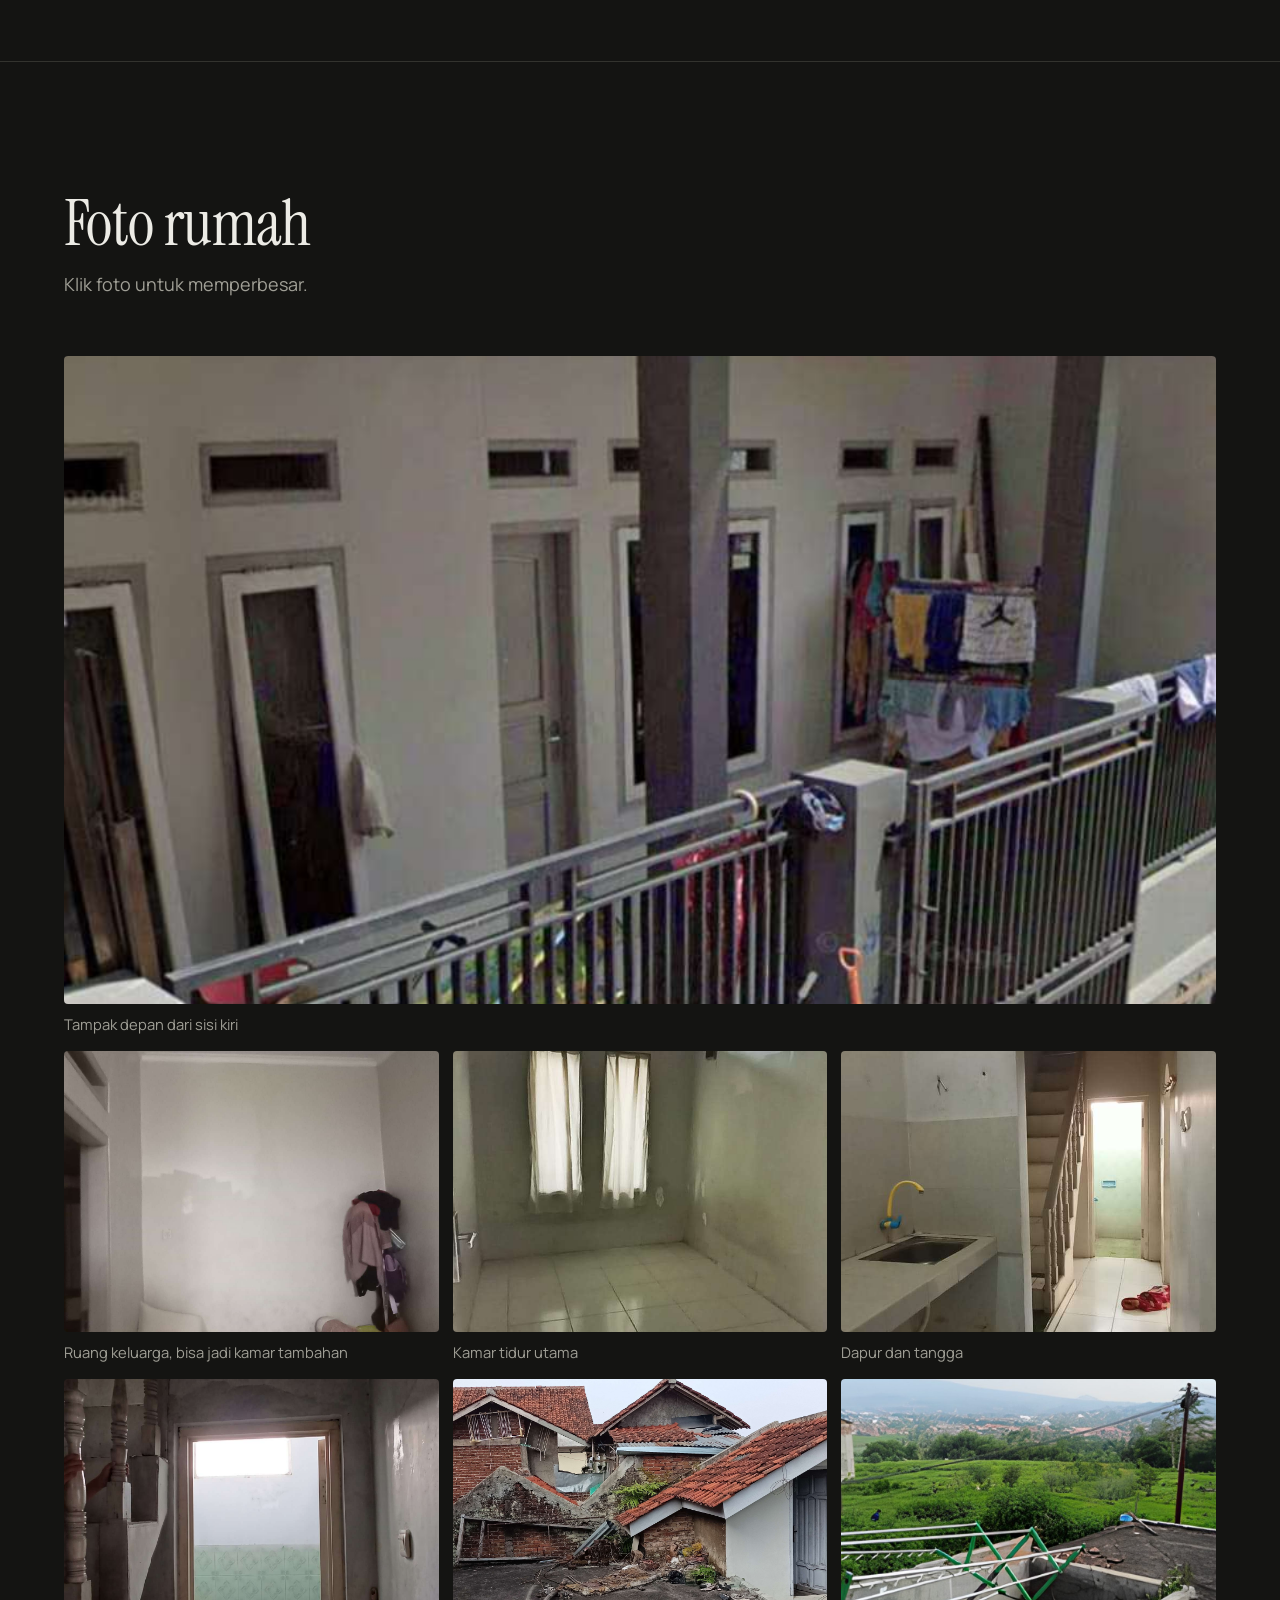
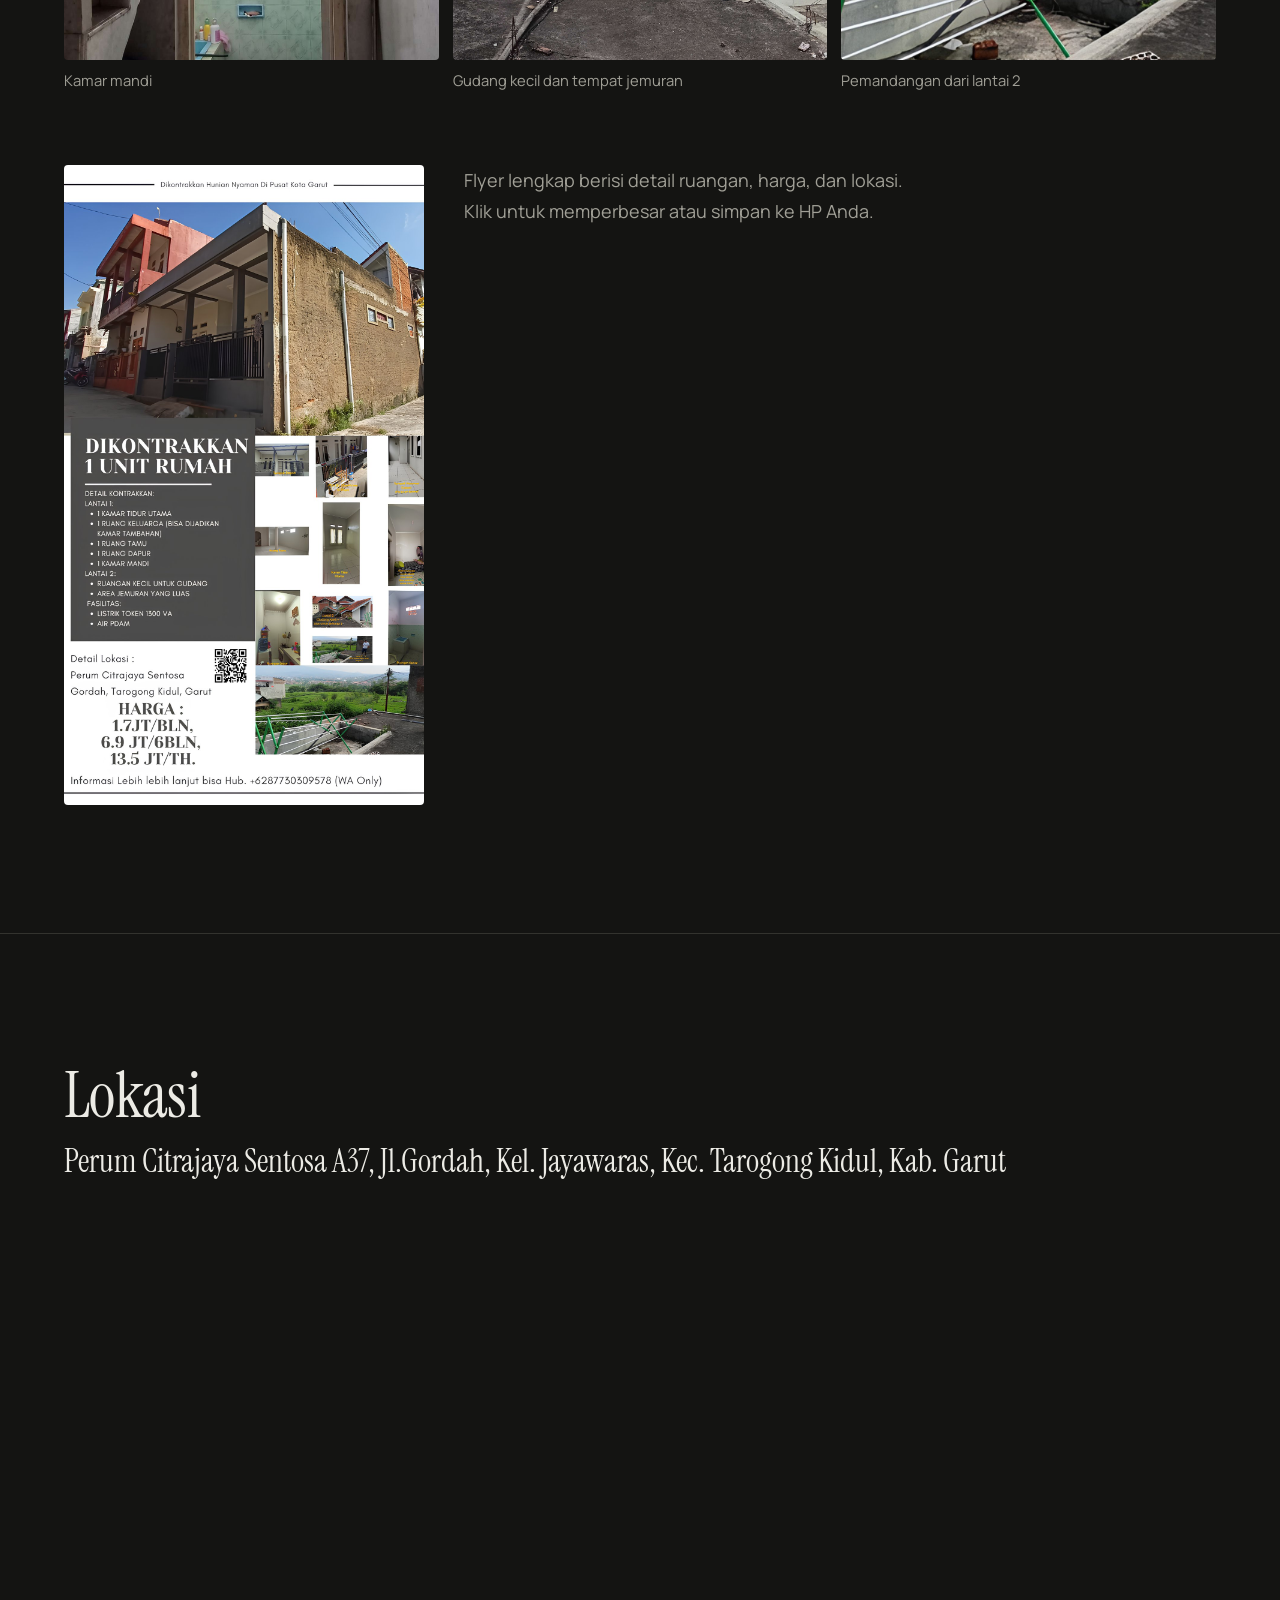
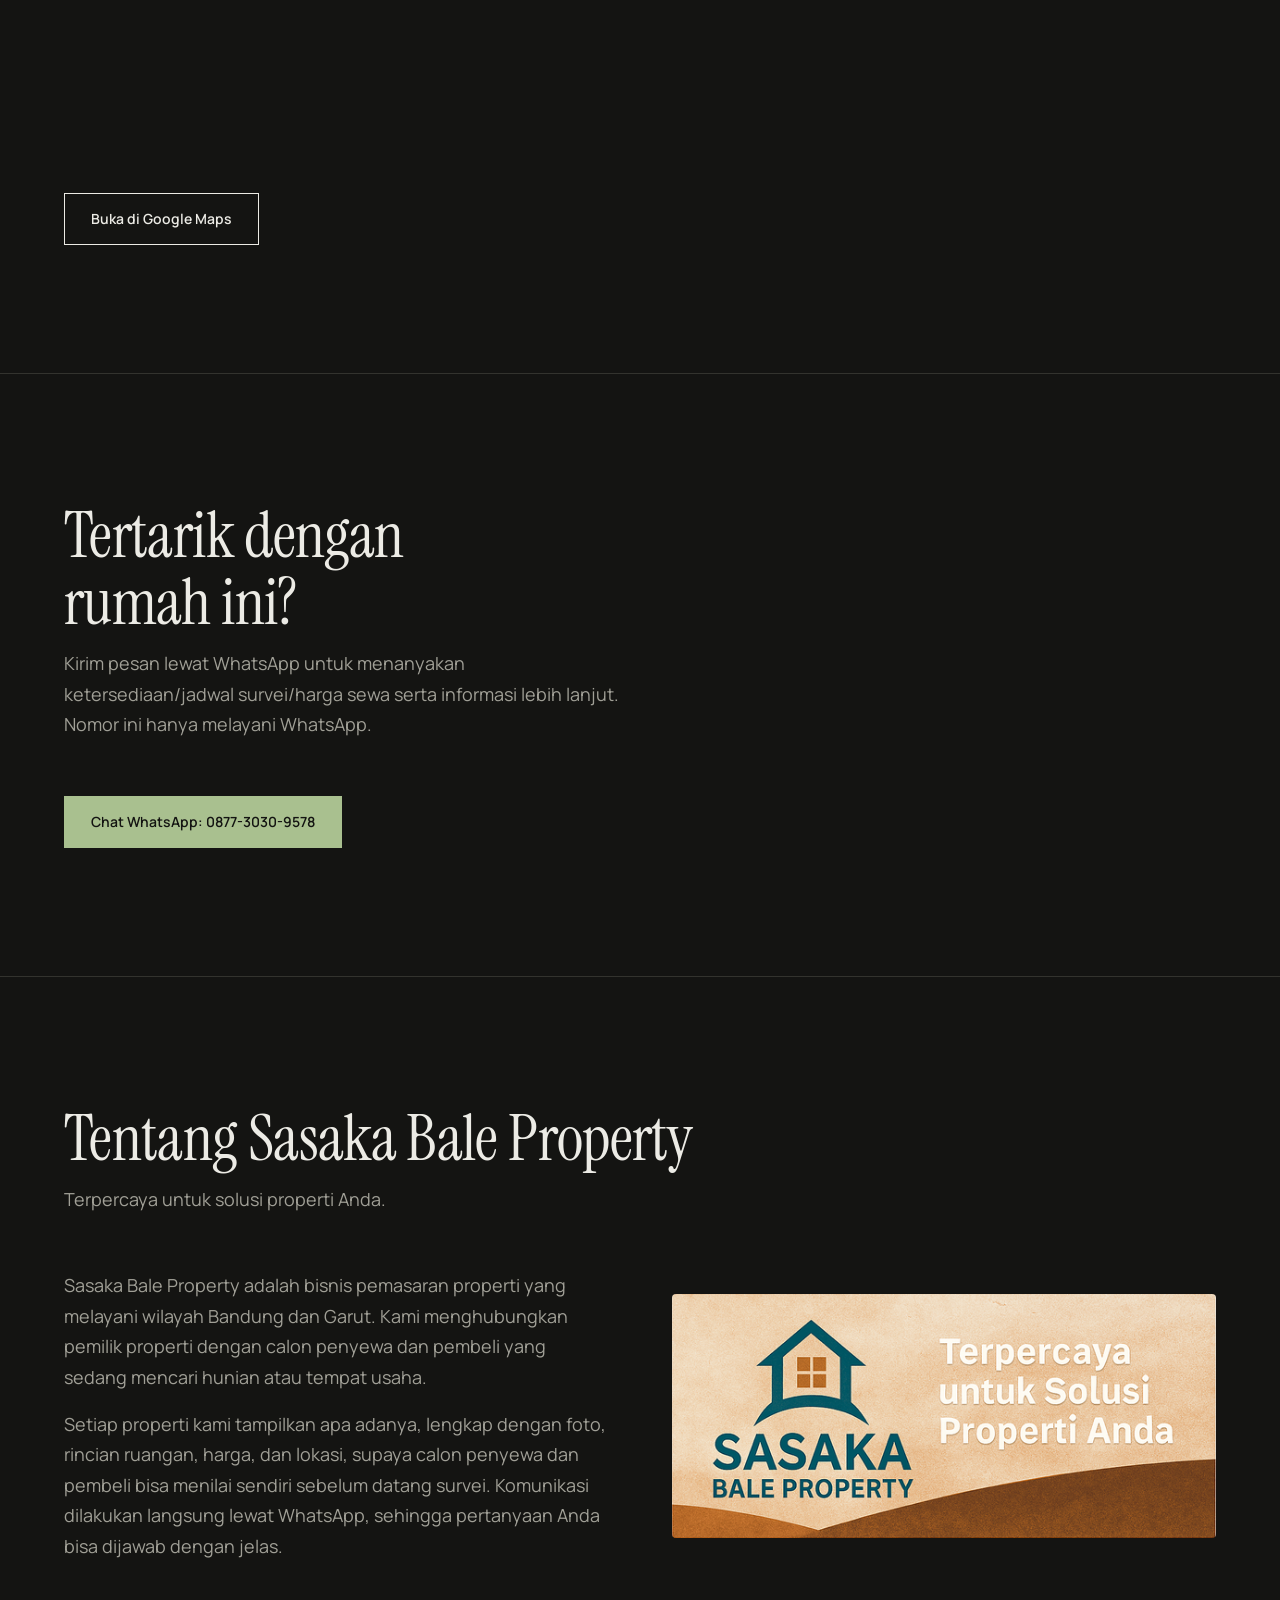
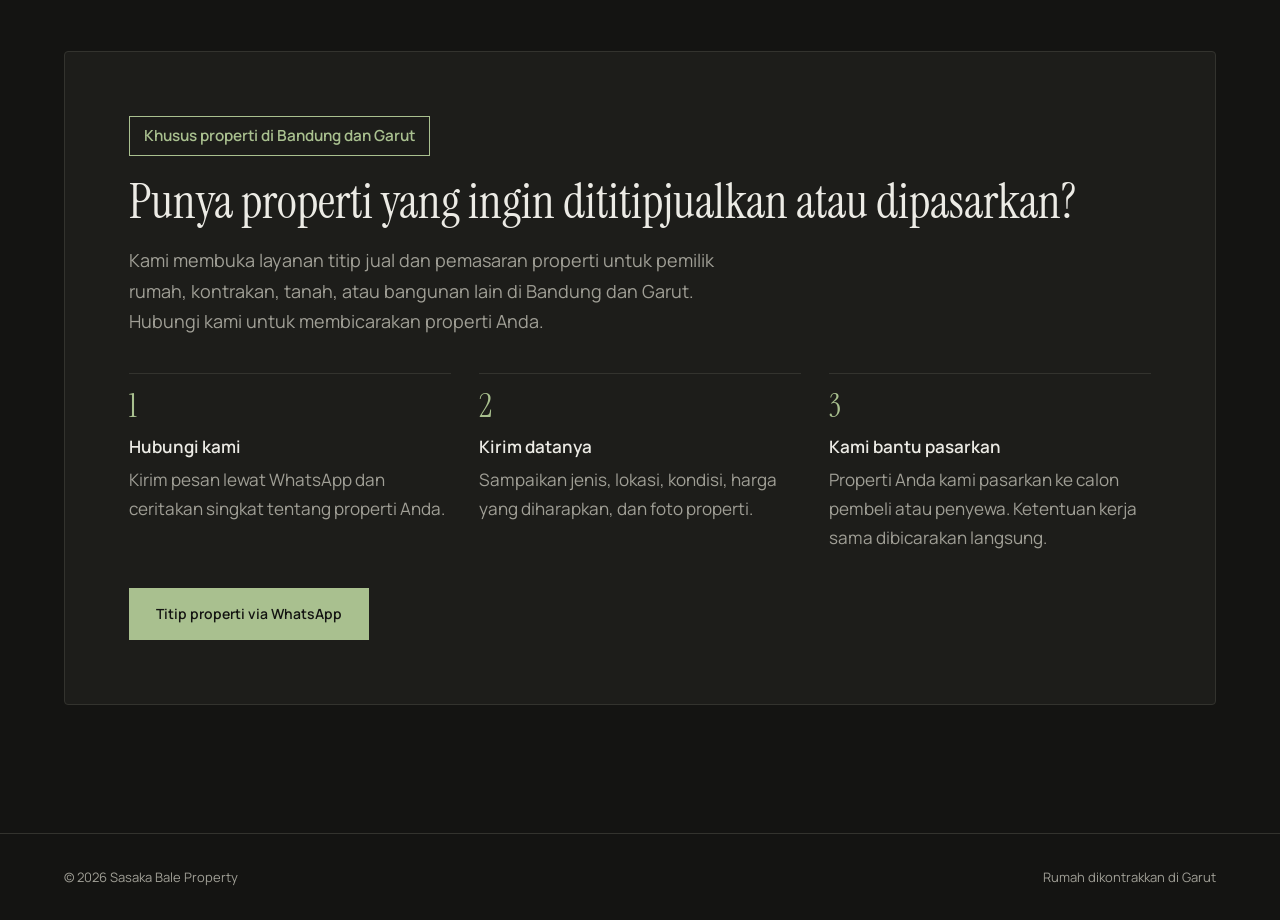
<file: index (2).html>
<!DOCTYPE html>
<html lang="id">
<head>
<meta charset="utf-8">
<meta name="viewport" content="width=device-width, initial-scale=1, viewport-fit=cover">
<title>Kontrakan Rumah di Garut | Sasaka Bale Property</title>
<meta name="description" content="Dikontrakkan 1 unit rumah dua lantai di Perum Citrajaya Sentosa, Tarogong Kidul, Garut. Mulai Rp 1,7 juta per bulan. Listrik token 1300 VA, air PDAM.">
<meta property="og:title" content="Dikontrakkan: Rumah di Pusat Kota Garut">
<meta property="og:description" content="Rumah 2 lantai, Perum Citrajaya Sentosa, Tarogong Kidul. Mulai Rp 1,7 juta/bulan.">
<meta property="og:image" content="Tampak%20Depan%20Kanan%20HOOK.jpg">
<meta property="og:type" content="website">
<link rel="icon" href="Logo%20Sasaka%20Bale%20Property.jpg">
<link rel="preconnect" href="https://fonts.googleapis.com">
<link rel="preconnect" href="https://fonts.gstatic.com" crossorigin>
<link href="https://fonts.googleapis.com/css2?family=Instrument+Serif&family=Manrope:wght@400;500;600&display=swap" rel="stylesheet">
<style>
:root{
  --bg:#141412; --surface:#1d1d1a; --line:#33332e; --text:#ecebe5; --muted:#a09f96; --accent:#a9c08f;
  --serif:'Instrument Serif',Georgia,serif; --sans:'Manrope',system-ui,sans-serif;
  --pad:clamp(20px,5vw,72px);
  --safe-l:env(safe-area-inset-left,0px); --safe-r:env(safe-area-inset-right,0px);
}
*{box-sizing:border-box;margin:0;padding:0}
html{scroll-behavior:smooth;-webkit-text-size-adjust:100%;scroll-padding-top:72px}
@media (prefers-reduced-motion:reduce){html{scroll-behavior:auto}*{transition:none!important}}
body{background:var(--bg);color:var(--text);font:400 clamp(15px,.9vw + 11px,18px)/1.7 var(--sans);overflow-x:hidden;-webkit-font-smoothing:antialiased}
a{color:inherit;text-decoration:none}
:focus-visible{outline:2px solid var(--accent);outline-offset:3px}
img{display:block;max-width:100%}
.wrap{padding:0 var(--pad);padding-left:max(var(--pad),var(--safe-l));padding-right:max(var(--pad),var(--safe-r));max-width:min(1440px,100%);margin:0 auto}

/* Nav */
header{position:sticky;top:0;z-index:20;background:rgba(20,20,18,.88);backdrop-filter:blur(10px);border-bottom:1px solid var(--line)}
nav{display:flex;align-items:center;justify-content:space-between;height:64px}
.logo{display:flex;align-items:center;gap:12px;font:400 22px var(--serif);letter-spacing:.02em}
.logo img{width:40px;height:40px;border-radius:9px;object-fit:cover}
@media(max-width:380px){.logo span{display:none}}
.menu a.about{color:var(--accent)}
.menu{display:flex;gap:32px;font-size:14px;color:var(--muted)}
.menu a:hover{color:var(--text)}
.burger{display:none;background:none;border:0;color:var(--text);font-size:26px;cursor:pointer;min-width:46px;min-height:46px}
@media(max-width:760px){
  .burger{display:block}
  .menu{display:none;position:absolute;top:64px;left:0;right:0;flex-direction:column;gap:0;background:var(--bg);border-bottom:1px solid var(--line)}
  .menu.open{display:flex}
  .menu a{padding:16px var(--pad);border-top:1px solid var(--line);font-size:16px}
}

/* Hero */
.hero{padding:clamp(48px,9vw,120px) 0 48px}
.hero small{display:block;color:var(--accent);font-size:14px;margin-bottom:20px}
h1{font:400 clamp(40px,8vw,128px)/1 var(--serif);letter-spacing:-.02em;max-width:12ch}
.hero p{margin-top:28px;max-width:46ch;color:var(--muted);font-size:18px}
.actions{display:flex;flex-wrap:wrap;gap:14px;margin-top:36px}
.btn{display:inline-block;min-height:46px;padding:13px 26px;text-align:center;border:1px solid var(--text);font-weight:600;font-size:14px;transition:background .2s,color .2s}
.btn:hover{background:var(--text);color:var(--bg)}
.btn.solid{background:var(--accent);border-color:var(--accent);color:#141412}
.btn.solid:hover{background:var(--text);border-color:var(--text)}
.cover{margin-top:56px}
.cover img{width:100%;height:auto;aspect-ratio:16/9;object-fit:cover;border-radius:4px}
@media(max-width:600px){.cover img{aspect-ratio:4/3}}
.cover figcaption{margin-top:12px;font-size:13px;color:var(--muted)}

/* Sections */
section{padding:clamp(64px,10vw,130px) 0;border-top:1px solid var(--line)}
h2{font:400 clamp(34px,5vw,64px)/1.05 var(--serif);letter-spacing:-.01em;margin-bottom:12px}
.lead{color:var(--muted);max-width:52ch;margin-bottom:56px}
.cols{display:grid;grid-template-columns:repeat(auto-fit,minmax(min(100%,230px),1fr));gap:clamp(28px,4vw,56px)}
h3{font:600 15px var(--sans);margin-bottom:14px;color:var(--accent)}
ul.clean{list-style:none}
ul.clean li{padding:11px 0;border-bottom:1px solid var(--line)}
ul.clean li span{display:block;font-size:13px;color:var(--muted)}

/* Harga */
.prices{display:grid;grid-template-columns:repeat(auto-fit,minmax(min(100%,230px),1fr));gap:1px;background:var(--line);border:1px solid var(--line)}
.price{padding:clamp(28px,4vw,44px) clamp(20px,3vw,32px);background:var(--bg)}
.price .dur{color:var(--muted);font-size:14px}
.price .num{font:400 clamp(40px,5vw,64px)/1.1 var(--serif);margin:8px 0 4px}
.price .num small{font:500 16px var(--sans);color:var(--muted)}
.price.best{background:var(--surface)}
.price .tag{display:inline-block;margin-top:10px;font-size:12px;color:var(--accent)}
.note{margin-top:16px;font-size:14px;color:var(--muted)}

/* Galeri */
.gal{display:grid;grid-template-columns:repeat(3,1fr);gap:14px}
.gal figure:first-child{grid-column:1/-1}
.gal img{width:100%;aspect-ratio:4/3;object-fit:cover;border-radius:4px;cursor:zoom-in;background:var(--surface)}
.gal figure:first-child img{aspect-ratio:16/9}
.gal figcaption{font-size:.82em;color:var(--muted);margin-top:8px}
@media(max-width:560px){.gal{grid-template-columns:repeat(2,1fr);gap:10px}.gal figure:first-child img{aspect-ratio:4/3}}
.flyer{margin-top:72px;display:grid;grid-template-columns:minmax(0,360px) 1fr;gap:40px;align-items:start}
.flyer img{width:100%;height:auto;border-radius:4px;cursor:zoom-in}
.flyer p{color:var(--muted);max-width:40ch}
@media(max-width:820px){.flyer{grid-template-columns:minmax(0,420px);gap:20px}}

/* Lokasi */
.addr{font:400 clamp(22px,3vw,32px)/1.3 var(--serif);margin-bottom:28px}
.map{width:100%;height:clamp(280px,42vw,560px);border:0;border-radius:4px;filter:grayscale(.55) contrast(.95)}

/* Kontak */
.contact h2{max-width:14ch}
footer{border-top:1px solid var(--line);padding:32px 0;font-size:13px;color:var(--muted)}
footer .wrap{display:flex;justify-content:space-between;flex-wrap:wrap;gap:12px}
.wa-float{position:fixed;right:max(18px,var(--safe-r));bottom:max(18px,env(safe-area-inset-bottom,0px));z-index:30;background:var(--accent);color:#141412;font-weight:600;font-size:14px;padding:13px 20px;border-radius:999px;box-shadow:0 6px 20px rgba(0,0,0,.4)}

/* About */
.about-grid{display:grid;grid-template-columns:repeat(auto-fit,minmax(min(100%,320px),1fr));gap:clamp(32px,5vw,72px);align-items:center}
.about-grid p{color:var(--muted);max-width:56ch}
.about-grid p+p{margin-top:16px}
.banner{width:100%;aspect-ratio:588/263;border-radius:4px;background:url("Banner%20Logo%20Sasaka%20Bale%20Property.png") 93% 49.9%/163.3% auto no-repeat}
.values{margin-top:56px}
.offer{margin-top:clamp(48px,7vw,96px);padding:clamp(28px,5vw,64px);border:1px solid var(--line);background:var(--surface);border-radius:4px}
.offer .area{display:inline-block;padding:6px 14px;border:1px solid var(--accent);color:var(--accent);font-size:.85em;font-weight:600;margin-bottom:20px}
.offer h3{font:400 clamp(28px,4vw,48px)/1.1 var(--serif);color:var(--text);margin-bottom:16px}
.offer>p{color:var(--muted);max-width:56ch}
ol.steps{list-style:none;counter-reset:step;display:grid;grid-template-columns:repeat(auto-fit,minmax(min(100%,220px),1fr));gap:28px;margin-top:36px}
ol.steps li{counter-increment:step;padding-top:16px;border-top:1px solid var(--line);color:var(--muted);font-size:.95em}
ol.steps li::before{content:counter(step);display:block;font:400 32px/1 var(--serif);color:var(--accent);margin-bottom:10px}
ol.steps li strong{display:block;color:var(--text);font-weight:600;margin-bottom:4px}

/* Lightbox */
.lb{position:fixed;inset:0;background:rgba(0,0,0,.92);display:none;align-items:center;justify-content:center;z-index:50;padding:20px;cursor:zoom-out}
.lb.open{display:flex}
.lb img{max-height:94vh;max-width:100%;width:auto;height:auto;object-fit:contain;border-radius:2px}
</style>
</head>
<body>

<header>
  <div class="wrap">
    <nav aria-label="Navigasi utama">
      <a class="logo" href="#top"><img src="Logo%20Sasaka%20Bale%20Property.jpg" alt="Logo Sasaka Bale Property" width="40" height="40"><span>Sasaka Bale Property</span></a>
      <button class="burger" aria-label="Buka menu" aria-expanded="false" id="burger">☰</button>
      <div class="menu" id="menu">
        <a href="#rumah">Rumah</a>
        <a href="#galeri">Foto</a>
        <a href="#harga">Harga</a>
        <a href="#lokasi">Lokasi</a>
        <a href="#kontak">Kontak</a>
        <a class="about" href="#about">About</a>
      </div>
    </nav>
  </div>
</header>

<main id="top">
  <!-- HERO -->
  <div class="wrap hero">
    <small>Kontrakan Pak Aldy Pemda Garut Kota</small>
    <h1>Di Sewakan hunian nyaman di pusat kota Garut!</h1>
    <p>Satu unit rumah dua lantai di Perum Citrajaya Sentosa, Tarogong Kidul. Siap huni, dengan lokasi strategis dekat dengan Kantor pemerintahan (PEMDA), RSUD Dr Slamet, Simpang Lima serta pusat Garut Kota.</p>
    <div class="actions">
      <a class="btn solid" id="wa1" href="#">Hubungi via WhatsApp</a>
      <a class="btn" href="#harga">Lihat harga</a>
    </div>
    <figure class="cover">
      <img src="Tampak%20Depan%20Kanan%20HOOK.jpg" alt="Tampak depan rumah dua lantai yang dikontrakkan di Perum Citrajaya Sentosa, Garut">
      <figcaption>Tampak depan rumah dengan teras.</figcaption>
    </figure>
  </div>

  <!-- DETAIL -->
  <section id="rumah">
    <div class="wrap">
      <h2>Detail rumah</h2>
      <p class="lead">Rumah dua lantai dengan ruang yang fleksibel untuk keluarga kecil, pasangan, atau usaha rumahan.</p>
      <div class="cols">
        <div>
          <h3>Lantai 1</h3>
          <ul class="clean">
            <li>1 kamar tidur utama</li>
            <li>1 ruang keluarga<span>Bisa dijadikan kamar tambahan</span></li>
            <li>1 ruang tamu</li>
            <li>1 ruang dapur</li>
            <li>1 kamar mandi</li>
          </ul>
        </div>
        <div>
          <h3>Lantai 2</h3>
          <ul class="clean">
            <li>Ruangan kecil untuk gudang</li>
            <li>Area jemuran yang luas</li>
          </ul>
        </div>
        <div>
          <h3>Fasilitas</h3>
          <ul class="clean">
            <li>Listrik PLN token 1300 VA</li>
            <li>Air PDAM</li>
          </ul>
        </div>
      </div>
    </div>
  </section>

  <!-- HARGA -->
  <section id="harga">
    <div class="wrap">
      <h2>Harga kontrak</h2>
      <p class="lead">Pilih durasi yang sesuai. Semakin lama kontrak, semakin hemat per bulannya dan ada harga penawaran khusus jika mengambil durasi sewa per6bln / pertahun.</p>
      <div class="prices">
        <div class="price">
          <div class="dur">Per bulan</div>
          <div class="num">Rp 1,7 jt</div>
        </div>
        <div class="price">
          <div class="dur">6 bulan</div>
          <div class="num">Rp 6,9 jt</div>
          <span class="tag">Setara Rp 1,15 jt per bulan</span>
        </div>
        <div class="price best">
          <div class="dur">1 tahun</div>
          <div class="num">Rp 13,5 jt</div>
          <span class="tag">Setara Rp 1,125 jt per bulan</span>
        </div>
      </div>
      <p class="note">Hubungi kami terlebih dahulu untuk menanyakan harga sewa dan harga penawaran terbaru.</p>
    </div>
  </section>

  <!-- GALERI -->
  <section id="galeri">
    <div class="wrap">
      <h2>Foto rumah</h2>
      <p class="lead">Klik foto untuk memperbesar.</p>
      <div class="gal">
        <figure><img src="Tampak%20Depan%20kiri%20POV%20GMAPS.jpg" alt="Tampak depan rumah dari sisi kiri" loading="lazy" data-zoom><figcaption>Tampak depan dari sisi kiri</figcaption></figure>
        <figure><img src="Ruang%20Keluarga%20%2Bbisa%20jadi%20kamar%20tambahan.jpg" alt="Ruang keluarga yang bisa dijadikan kamar tambahan" loading="lazy" data-zoom><figcaption>Ruang keluarga, bisa jadi kamar tambahan</figcaption></figure>
        <figure><img src="Kamar%20Tidur.jpg" alt="Kamar tidur utama" loading="lazy" data-zoom><figcaption>Kamar tidur utama</figcaption></figure>
        <figure><img src="Dapur%20Tangga%20wc.jpg" alt="Dapur dan tangga menuju lantai 2" loading="lazy" data-zoom><figcaption>Dapur dan tangga</figcaption></figure>
        <figure><img src="WC.jpg" alt="Kamar mandi" loading="lazy" data-zoom><figcaption>Kamar mandi</figcaption></figure>
        <figure><img src="Gudang%20Kecil%20dan%20tempat%20jemuran.jpg" alt="Gudang kecil dan tempat jemuran di lantai 2" loading="lazy" data-zoom><figcaption>Gudang kecil dan tempat jemuran</figcaption></figure>
        <figure><img src="pemandangan.jpg" alt="Pemandangan hamparan hijau dari lantai 2" loading="lazy" data-zoom><figcaption>Pemandangan dari lantai 2</figcaption></figure>
      </div>
      <div class="flyer">
        <img src="flyer.jpg" alt="Flyer lengkap: dikontrakkan 1 unit rumah, detail ruangan, harga, dan lokasi" loading="lazy" data-zoom>
        <p>Flyer lengkap berisi detail ruangan, harga, dan lokasi. Klik untuk memperbesar atau simpan ke HP Anda.</p>
      </div>
    </div>
  </section>

  <!-- LOKASI -->
  <section id="lokasi">
    <div class="wrap">
      <h2>Lokasi</h2>
      <p class="addr">Perum Citrajaya Sentosa A37, Jl.Gordah, Kel. Jayawaras, Kec. Tarogong Kidul, Kab. Garut</p>
      <iframe class="map" title="Peta lokasi Perum Citrajaya Sentosa, Tarogong Kidul, Garut"
        src="https://www.google.com/maps/embed?pb=!1m18!1m12!1m3!1d3958.2519055793186!2d107.89143209999999!3d-7.212078599999999!2m3!1f0!2f0!3f0!3m2!1i1024!2i768!4f13.1!3m3!1m2!1s0x2e68b1501538074f%3A0xf2f7f56e8937a6ff!2sKontrakan%20Pak%20Aldy%20Pemda%20Garut%20Kota!5e0!3m2!1sid!2sid!4v1792664381777!5m2!1sid!2sid"
        loading="lazy" referrerpolicy="no-referrer-when-downgrade" allowfullscreen></iframe>
      <div class="actions">
        <a class="btn" target="_blank" rel="noopener" href="https://www.google.com/maps/search/?api=1&query=-7.2120786,107.8914321">Buka di Google Maps</a>
      </div>
    </div>
  </section>

  <!-- KONTAK -->
  <section id="kontak" class="contact">
    <div class="wrap">
      <h2>Tertarik dengan rumah ini?</h2>
      <p class="lead">Kirim pesan lewat WhatsApp untuk menanyakan ketersediaan/jadwal survei/harga sewa serta informasi lebih lanjut. Nomor ini hanya melayani WhatsApp.</p>
      <div class="actions">
        <a class="btn solid" id="wa2" href="#">Chat WhatsApp: 0877-3030-9578</a>
      </div>
    </div>
  </section>

  <!-- ABOUT -->
  <section id="about">
    <div class="wrap">
      <h2>Tentang Sasaka Bale Property</h2>
      <p class="lead">Terpercaya untuk solusi properti Anda.</p>
      <div class="about-grid">
        <div>
          <p>Sasaka Bale Property adalah bisnis pemasaran properti yang melayani wilayah Bandung dan Garut. Kami menghubungkan pemilik properti dengan calon penyewa dan pembeli yang sedang mencari hunian atau tempat usaha.</p>
          <p>Setiap properti kami tampilkan apa adanya, lengkap dengan foto, rincian ruangan, harga, dan lokasi, supaya calon penyewa dan pembeli bisa menilai sendiri sebelum datang survei. Komunikasi dilakukan langsung lewat WhatsApp, sehingga pertanyaan Anda bisa dijawab dengan jelas.</p>
        </div>
        <div class="banner" role="img" aria-label="Banner Sasaka Bale Property: Terpercaya untuk Solusi Properti Anda"></div>
      </div>

      <div class="offer">
        <span class="area">Khusus properti di Bandung dan Garut</span>
        <h3>Punya properti yang ingin dititipjualkan atau dipasarkan?</h3>
        <p>Kami membuka layanan titip jual dan pemasaran properti untuk pemilik rumah, kontrakan, tanah, atau bangunan lain di Bandung dan Garut. Hubungi kami untuk membicarakan properti Anda.</p>
        <ol class="steps">
          <li><strong>Hubungi kami</strong>Kirim pesan lewat WhatsApp dan ceritakan singkat tentang properti Anda.</li>
          <li><strong>Kirim datanya</strong>Sampaikan jenis, lokasi, kondisi, harga yang diharapkan, dan foto properti.</li>
          <li><strong>Kami bantu pasarkan</strong>Properti Anda kami pasarkan ke calon pembeli atau penyewa. Ketentuan kerja sama dibicarakan langsung.</li>
        </ol>
        <div class="actions">
          <a class="btn solid" id="wa4" href="#">Titip properti via WhatsApp</a>
        </div>
      </div>
    </div>
  </section>
</main>

<footer>
  <div class="wrap">
    <span>© 2026 Sasaka Bale Property</span>
    <span>Rumah dikontrakkan di Garut</span>
  </div>
</footer>

<a class="wa-float" id="wa3" href="#" aria-label="Chat WhatsApp">WhatsApp</a>
<div class="lb" id="lb" role="dialog" aria-label="Gambar diperbesar"><img alt="" id="lbimg"></div>

<script>
  // === EDIT DI SINI ===
  var NOMOR_WA = "6287730309578";
  var PESAN = "Halo Sasaka Bale Property, saya hendak menanyakan detail kontrakan rumah di Perum Citrajaya Sentosa, Garut. Apakah masih tersedia?";
  // ====================
  var link = "https://wa.me/" + NOMOR_WA + "?text=" + encodeURIComponent(PESAN);
  ["wa1","wa2","wa3"].forEach(function(id){
    var a = document.getElementById(id); a.href = link; a.target = "_blank"; a.rel = "noopener";
  });

  var PESAN_TITIP = "Halo Sasaka Bale Property, saya pemilik properti di Bandung/Garut dan ingin menitipkan properti saya untuk dijual/dipasarkan. Mohon info lebih lanjut.";
  var wa4 = document.getElementById("wa4");
  wa4.href = "https://wa.me/" + NOMOR_WA + "?text=" + encodeURIComponent(PESAN_TITIP); wa4.target = "_blank"; wa4.rel = "noopener";

  var menu = document.getElementById("menu"), burger = document.getElementById("burger");
  burger.addEventListener("click", function(){
    var open = menu.classList.toggle("open");
    burger.setAttribute("aria-expanded", open);
  });
  menu.addEventListener("click", function(){ menu.classList.remove("open"); });

  var lb = document.getElementById("lb"), lbimg = document.getElementById("lbimg");
  document.querySelectorAll("[data-zoom]").forEach(function(img){
    img.addEventListener("click", function(){ lbimg.src = img.src; lbimg.alt = img.alt; lb.classList.add("open"); });
  });
  lb.addEventListener("click", function(){ lb.classList.remove("open"); });
  document.addEventListener("keydown", function(e){ if(e.key === "Escape") lb.classList.remove("open"); });
</script>
</body>
</html>
</file>
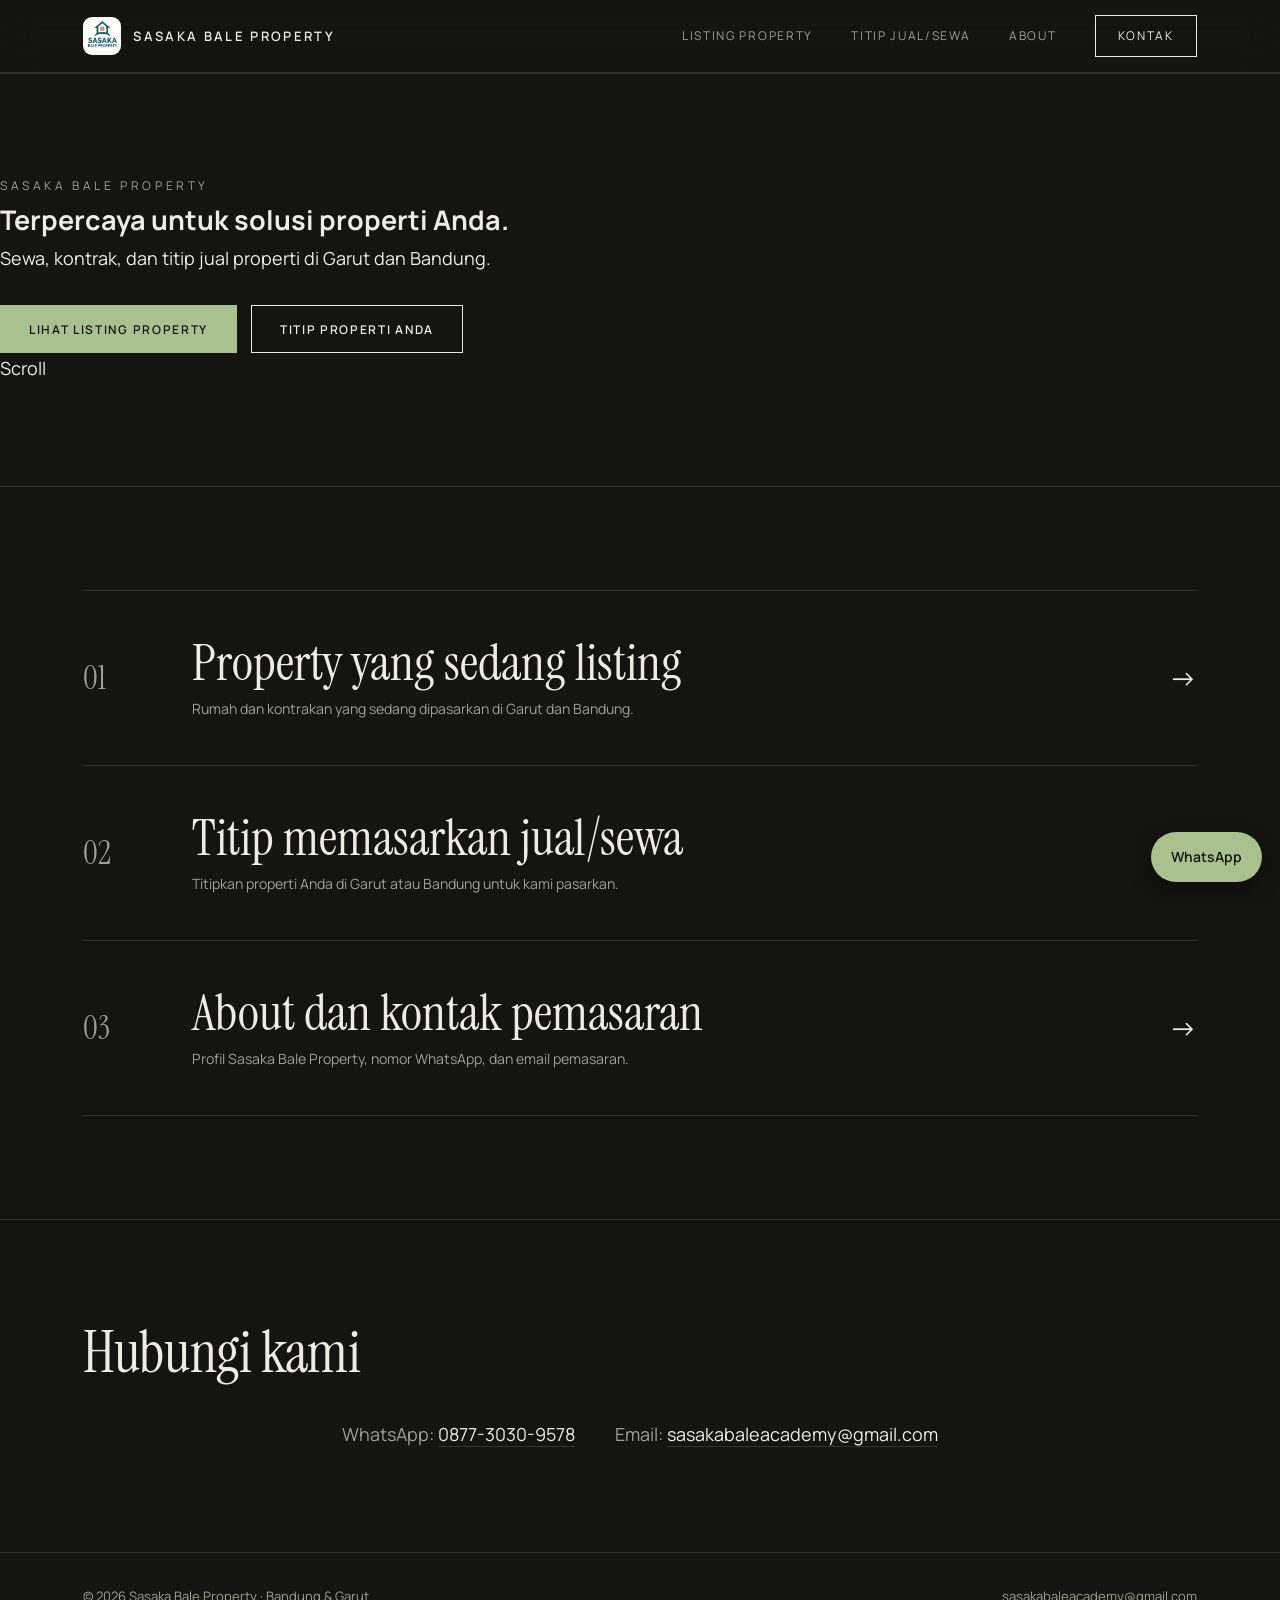
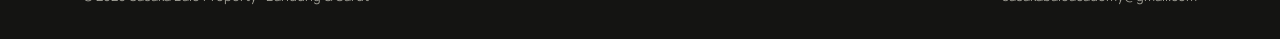
<file: index (3).html>
<!DOCTYPE html>
<html lang="id"><head><meta charset="utf-8"><meta name="viewport" content="width=device-width, initial-scale=1, viewport-fit=cover">
<title>Sasaka Bale Property | Properti di Garut dan Bandung</title><meta name="description" content="Sewa, kontrak, dan titip jual properti di Garut dan Bandung. Terpercaya untuk solusi properti Anda."><meta property="og:title" content="Sasaka Bale Property | Properti di Garut dan Bandung"><meta property="og:description" content="Sewa, kontrak, dan titip jual properti di Garut dan Bandung. Terpercaya untuk solusi properti Anda."><meta property="og:image" content="Tampak%20Depan%20Kanan%20HOOK.jpg">
<link rel="icon" href="Logo%20Sasaka%20Bale%20Property.jpg">
<link rel="preconnect" href="https://fonts.googleapis.com"><link rel="preconnect" href="https://fonts.gstatic.com" crossorigin>
<link href="https://fonts.googleapis.com/css2?family=Instrument+Serif&family=Manrope:wght@400;500;600;800&display=swap" rel="stylesheet">
<link rel="stylesheet" href="style.css"></head>
<body>
<header><div class="wrap"><nav aria-label="Navigasi utama">
<a class="logo" href="index.html"><img src="Logo%20Sasaka%20Bale%20Property.jpg" alt="Logo Sasaka Bale Property" width="38" height="38"><span>Sasaka Bale Property</span></a>
<button class="burger" id="burger" aria-label="Buka menu" aria-expanded="false">☰</button>
<div class="menu" id="menu"><a href="listing.html">Listing Property</a>
<a href="titip.html">Titip Jual/Sewa</a>
<a href="about.html">About</a>
<a class="outline" href="about.html#kontak">Kontak</a></div></nav></div></header>
<main>
<section class="hero"><div>
<p class="eyebrow">Sasaka Bale Property</p>
<h1>Terpercaya untuk solusi properti Anda.</h1>
<p class="sub">Sewa, kontrak, dan titip jual properti di Garut dan Bandung.</p>
<div class="actions"><a class="btn solid" href="listing.html">Lihat listing property</a><a class="btn" href="titip.html">Titip properti Anda</a></div>
</div><a class="scroll" href="#menu">Scroll</a></section>
<section id="menu"><div class="wrap">
<a class="row" href="listing.html"><span class="n">01</span><span><b>Property yang sedang listing</b><span class="d">Rumah dan kontrakan yang sedang dipasarkan di Garut dan Bandung.</span></span><span class="ar">→</span></a>
<a class="row" href="titip.html"><span class="n">02</span><span><b>Titip memasarkan jual/sewa</b><span class="d">Titipkan properti Anda di Garut atau Bandung untuk kami pasarkan.</span></span><span class="ar">→</span></a>
<a class="row" href="about.html"><span class="n">03</span><span><b>About dan kontak pemasaran</b><span class="d">Profil Sasaka Bale Property, nomor WhatsApp, dan email pemasaran.</span></span><span class="ar">→</span></a>
</div></section>
<section><div class="wrap"><h2>Hubungi kami</h2><div class="contactline"><span>WhatsApp: <a href="https://wa.me/6287730309578" target="_blank" rel="noopener">0877-3030-9578</a></span><span>Email: <a href="mailto:sasakabaleacademy@gmail.com">sasakabaleacademy@gmail.com</a></span></div></div></section></main>
<footer><div class="wrap"><span>© 2026 Sasaka Bale Property · Bandung &amp; Garut</span><a href="mailto:sasakabaleacademy@gmail.com">sasakabaleacademy@gmail.com</a></div></footer>
<a class="wa-float" href="https://wa.me/6287730309578?text=Halo%20Sasaka%20Bale%20Property" target="_blank" rel="noopener" aria-label="Chat WhatsApp">WhatsApp</a>
<script>var m=document.getElementById("menu"),b=document.getElementById("burger");b.onclick=function(){b.setAttribute("aria-expanded",m.classList.toggle("open"))};m.onclick=function(){m.classList.remove("open")};</script>
</body></html>
</file>
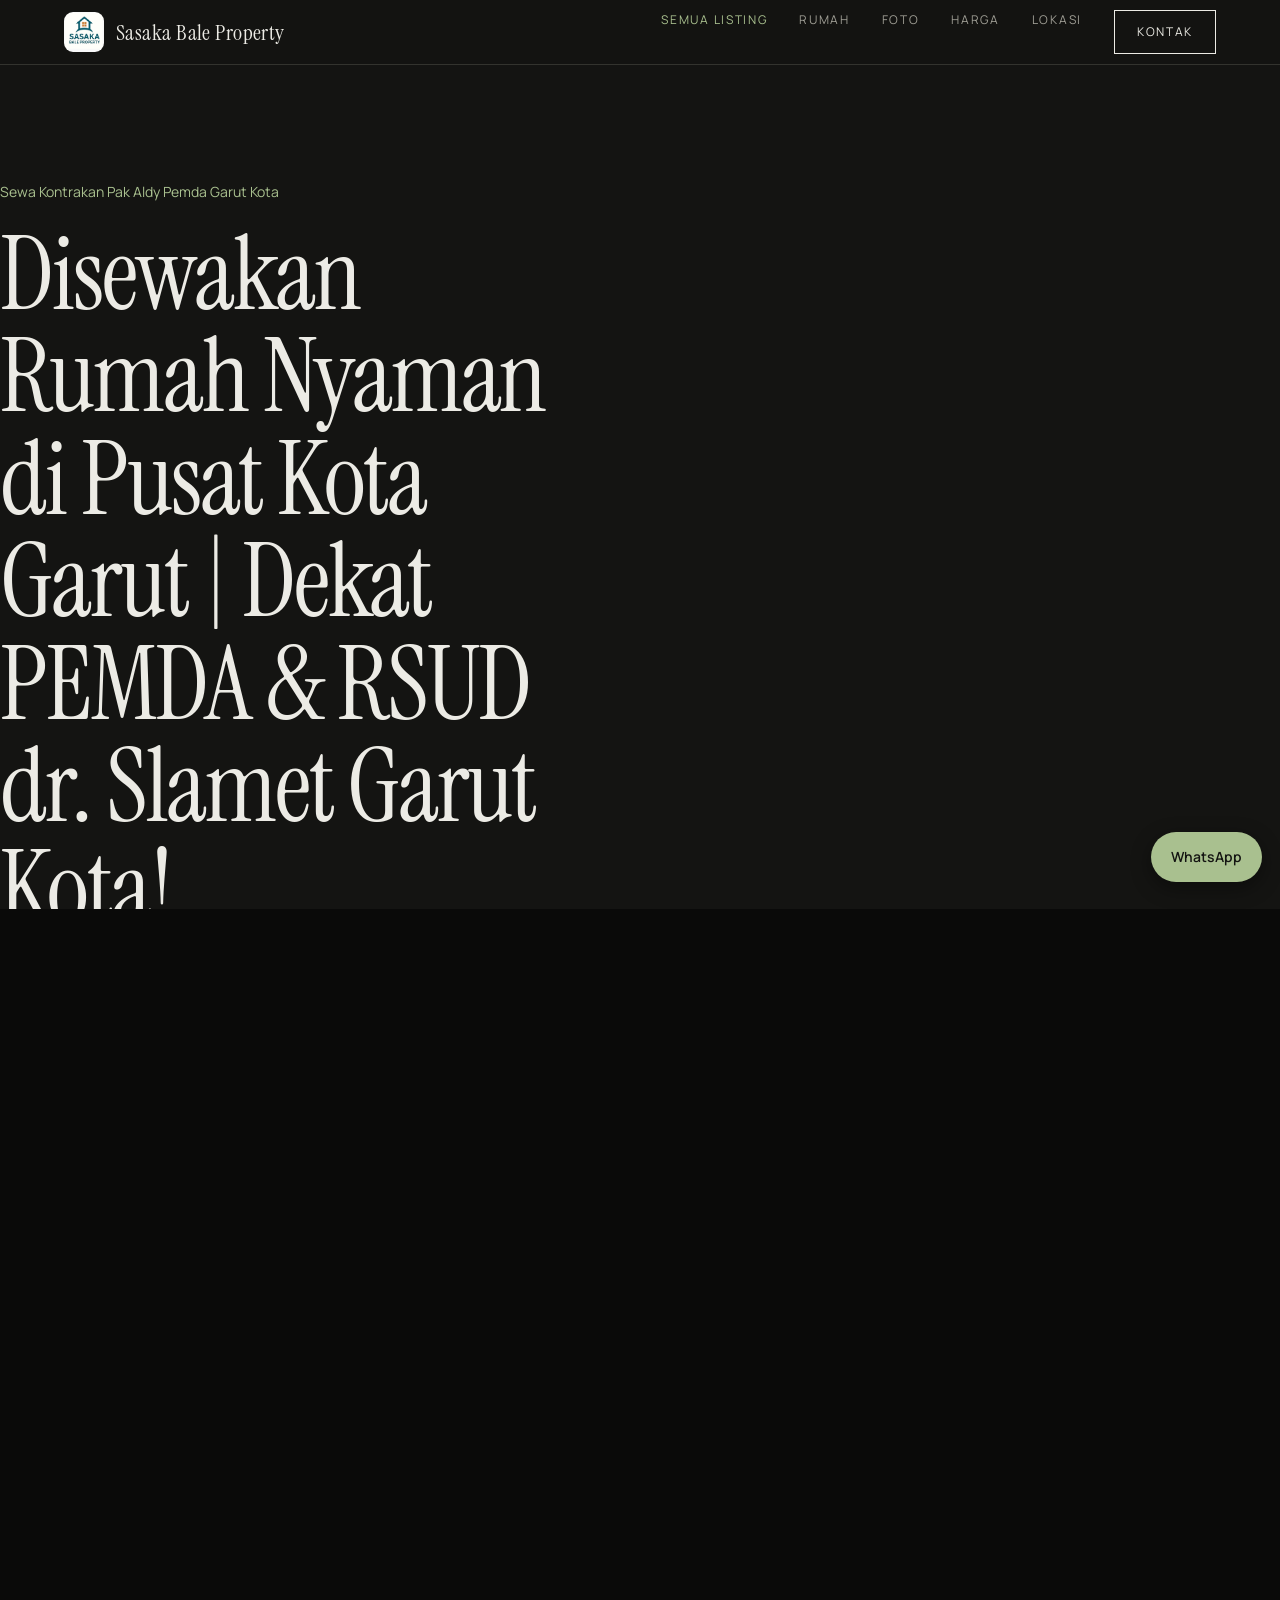
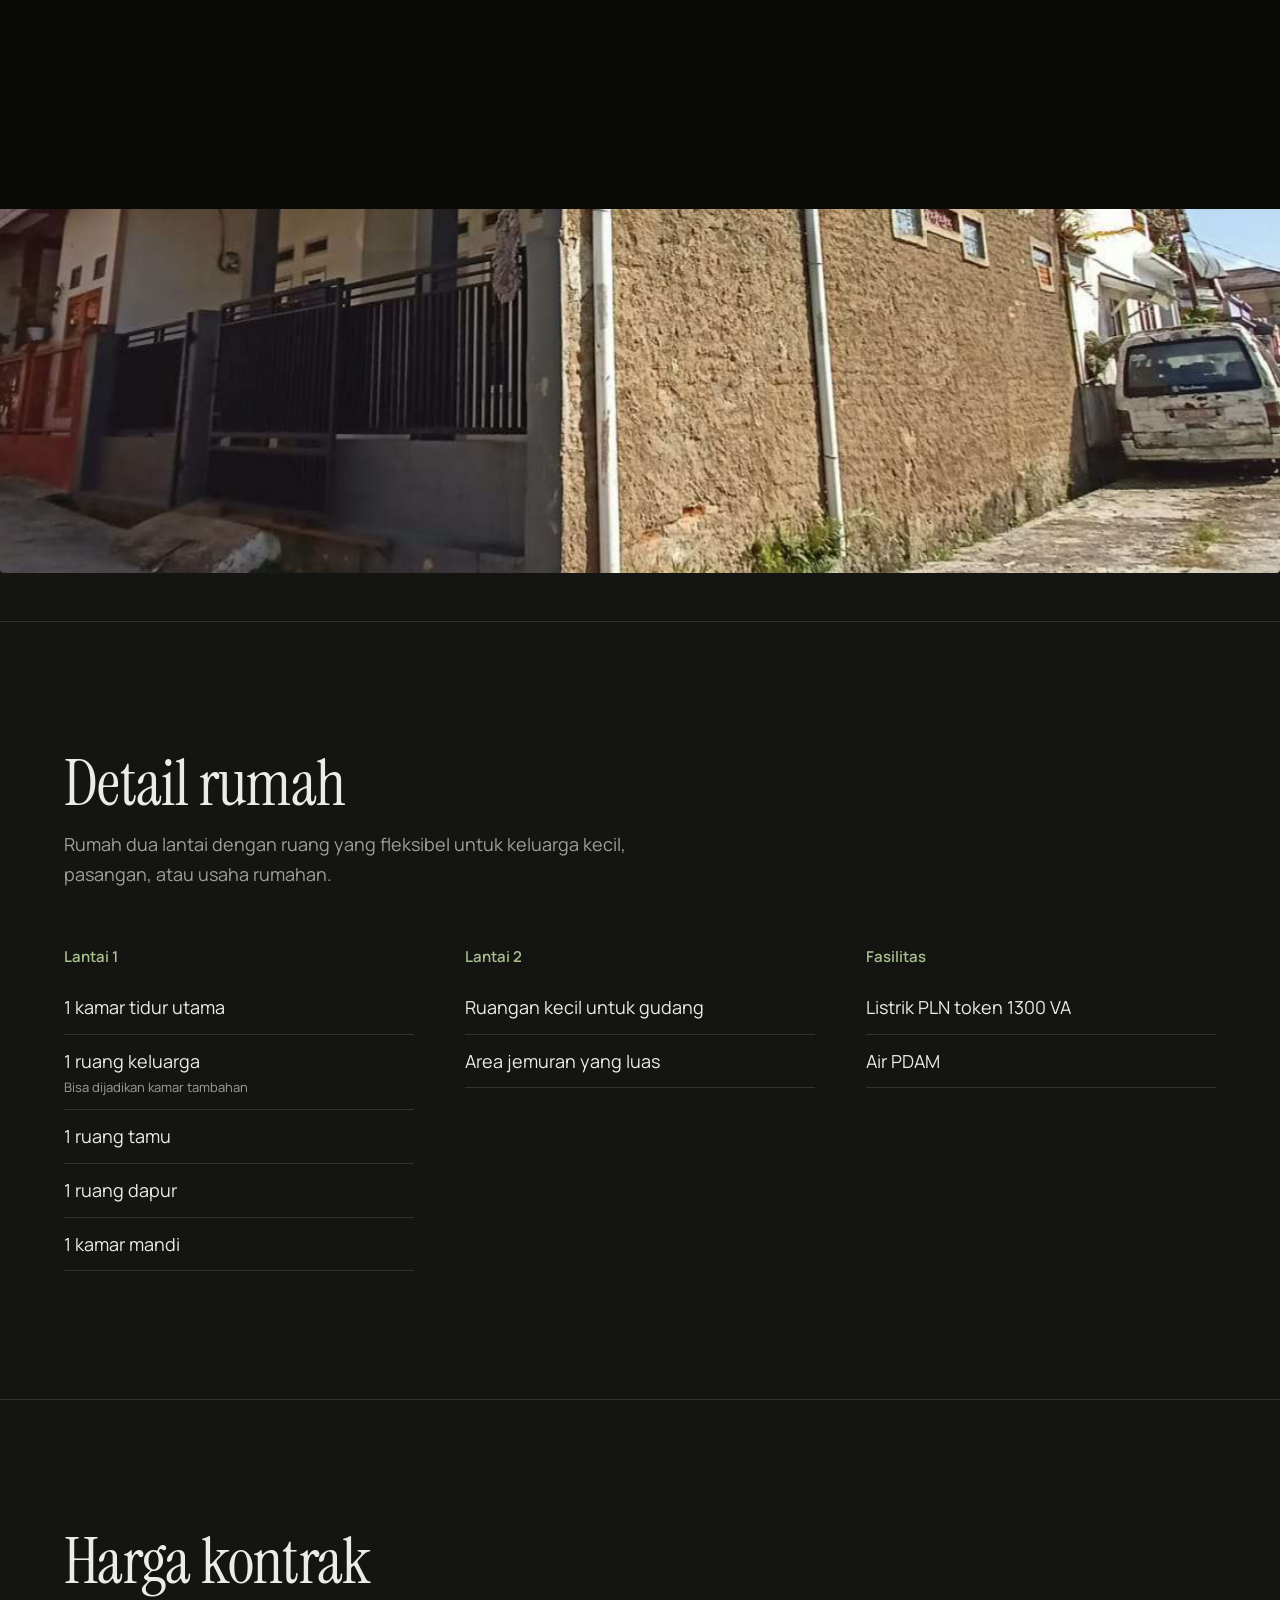
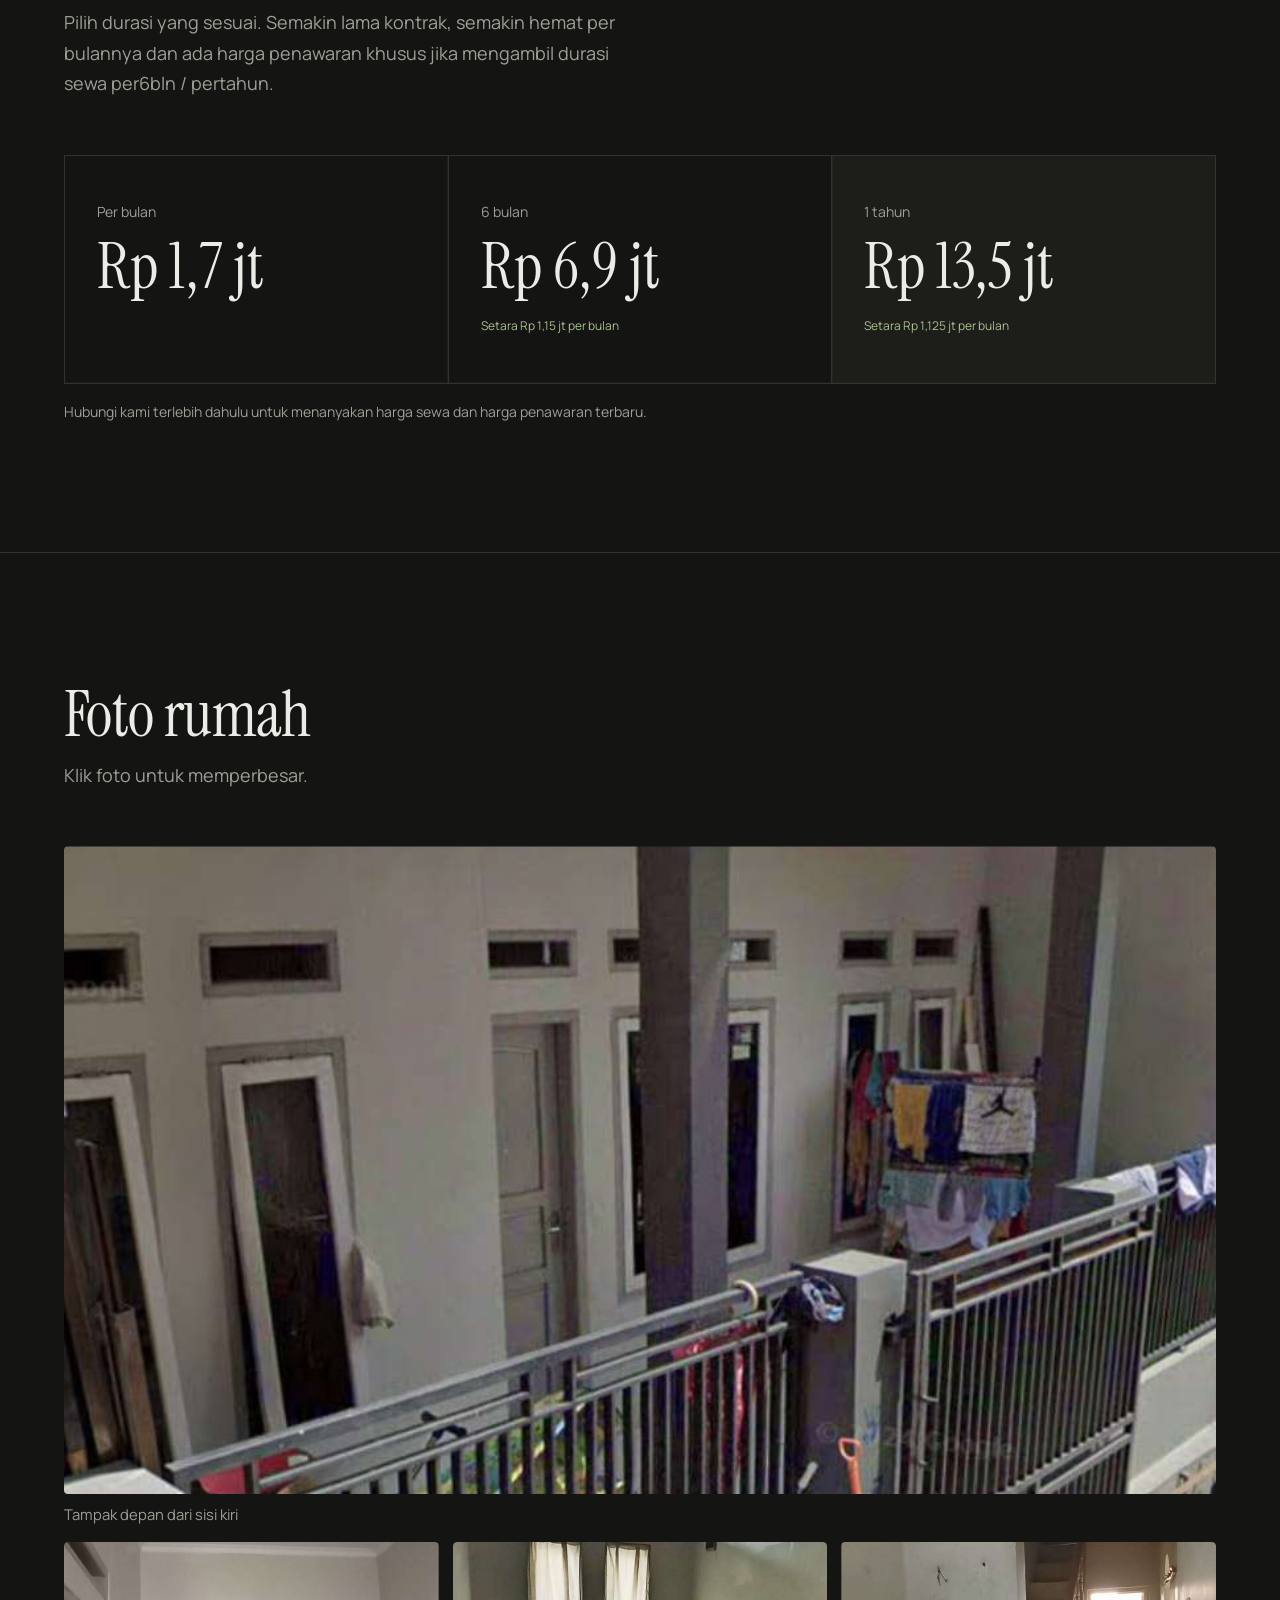
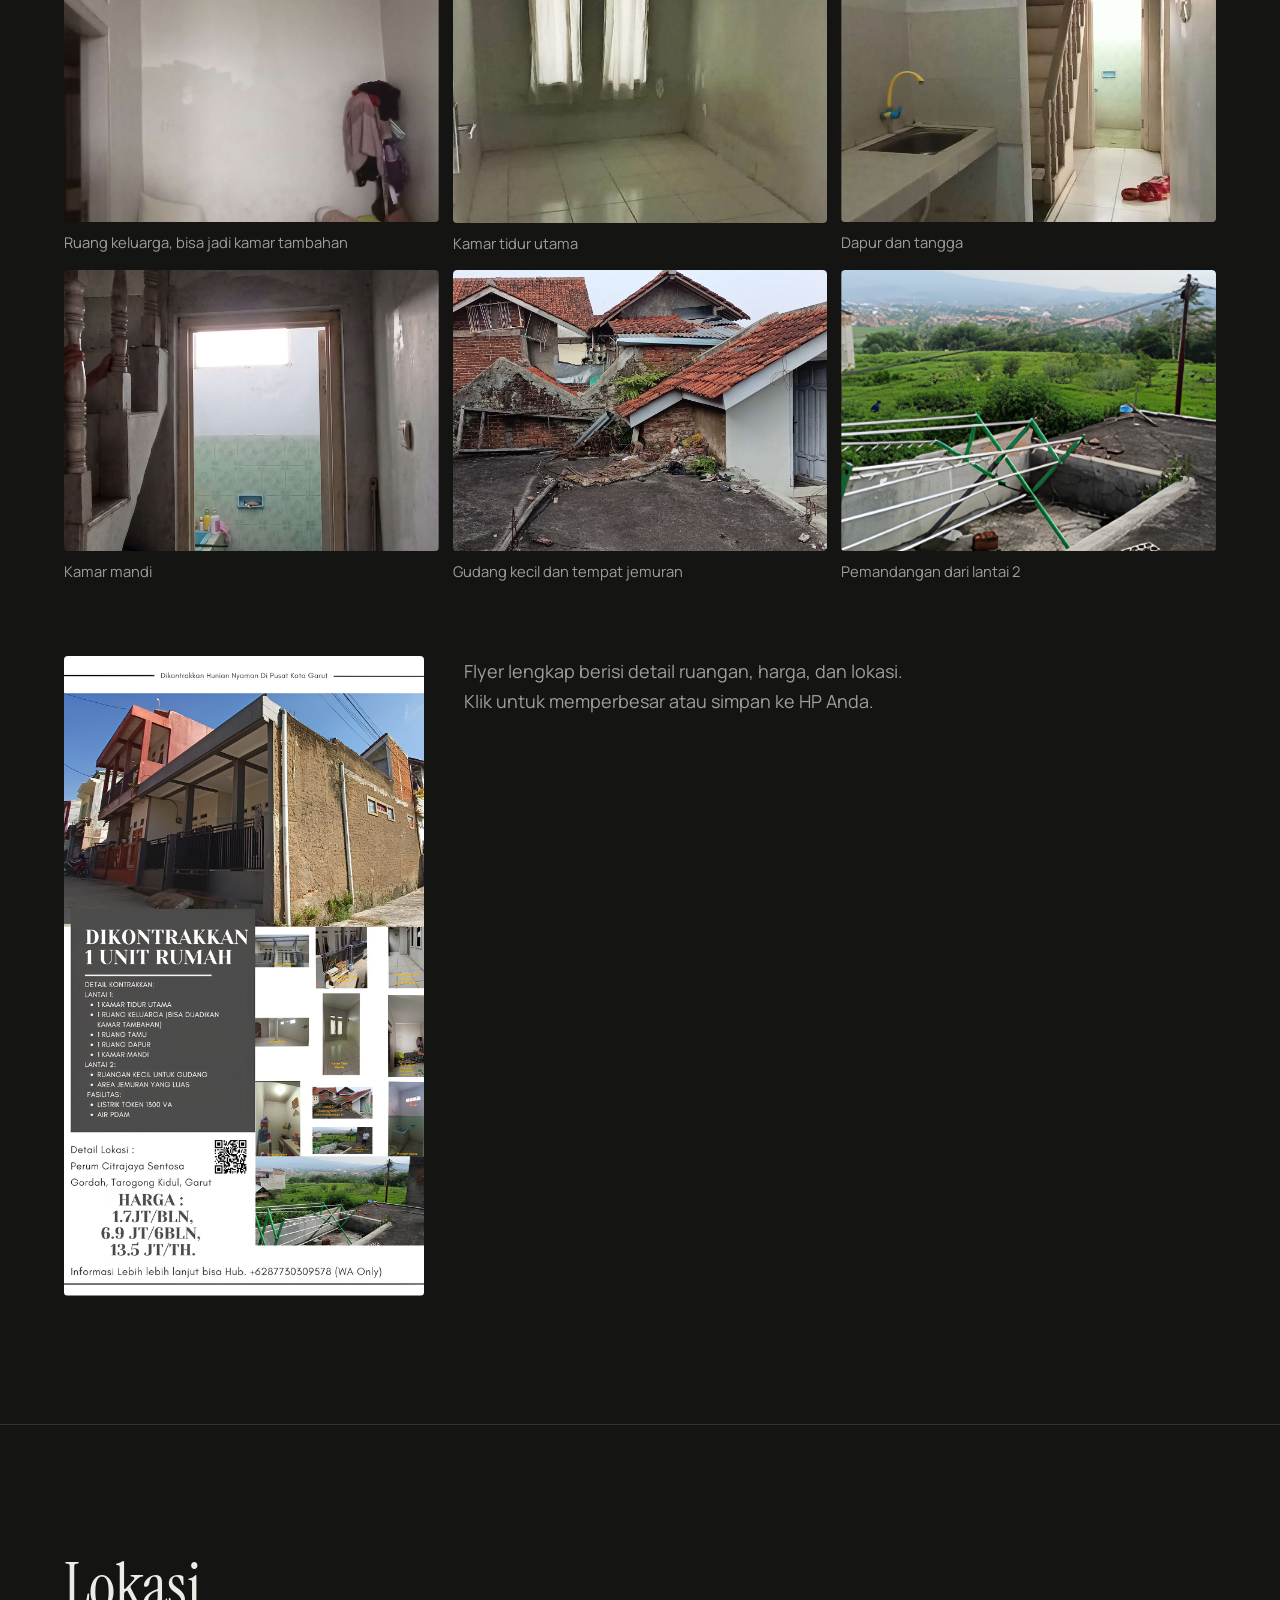
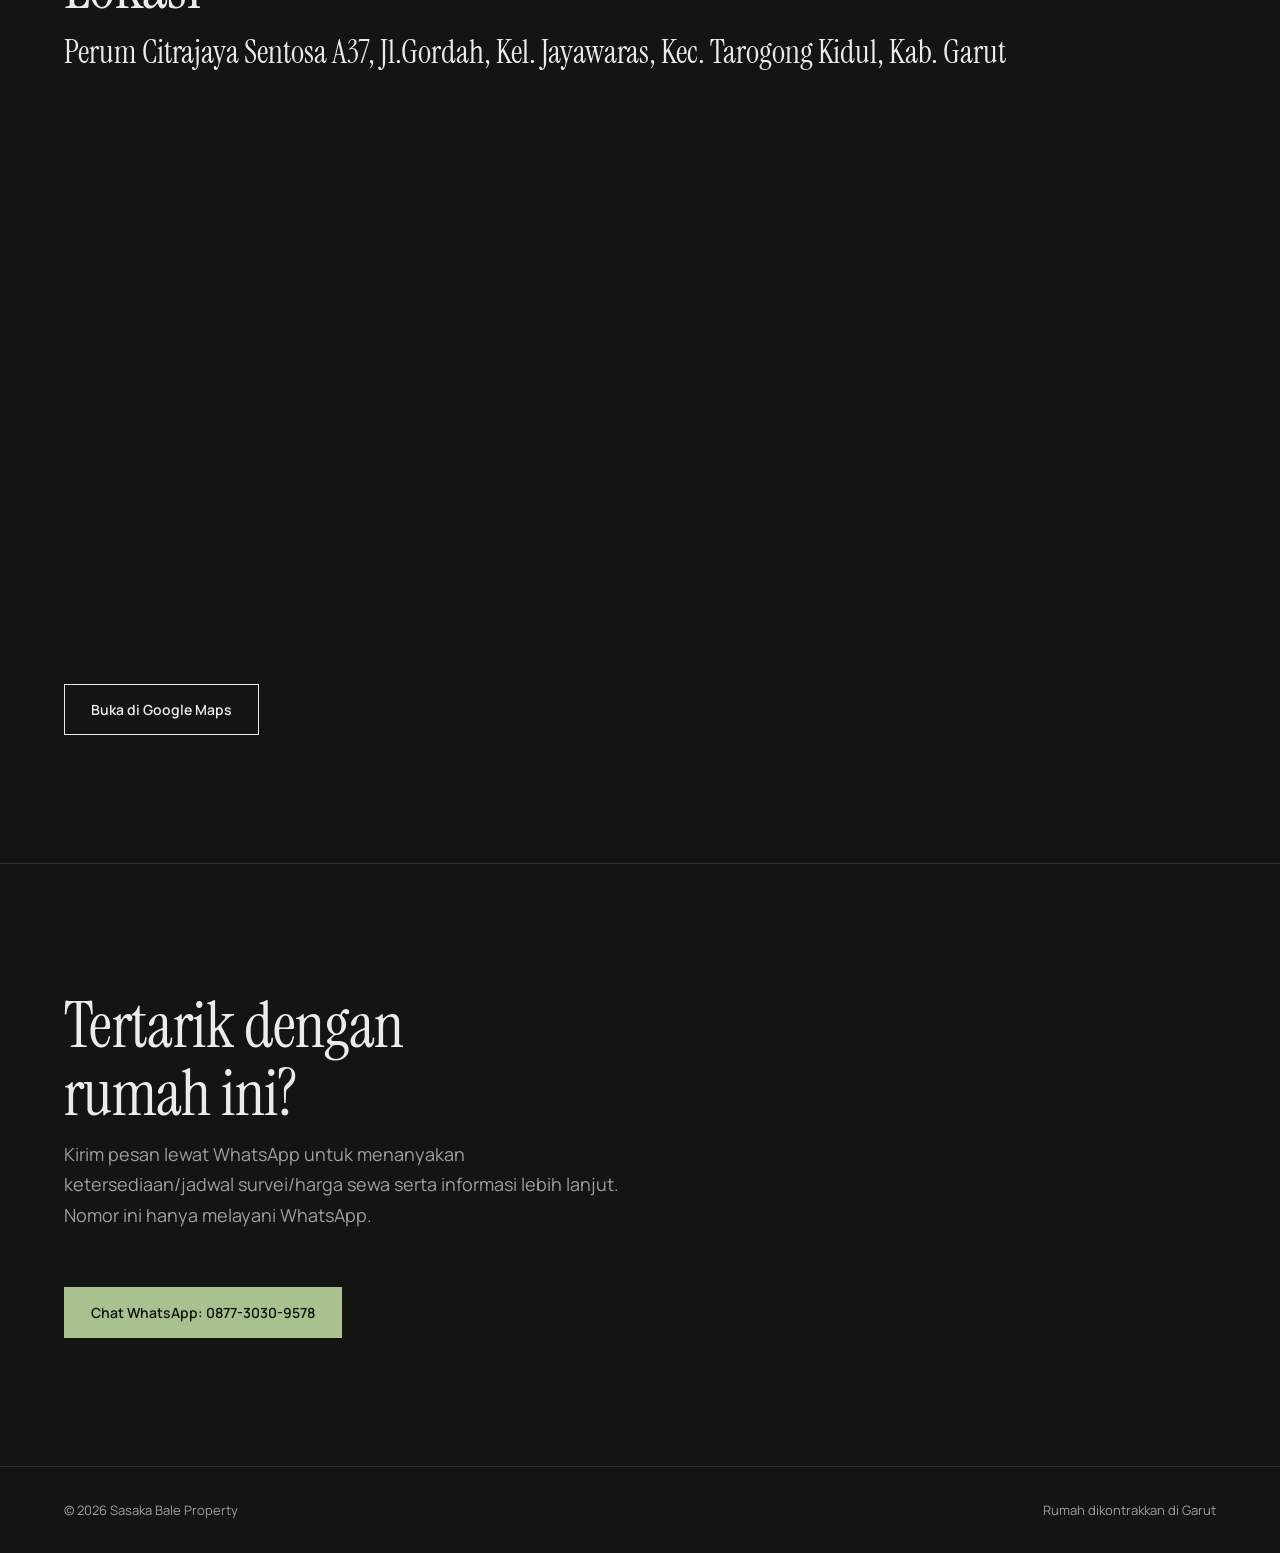
<file: kontrakan-pak-aldy.html>
<!DOCTYPE html>
<html lang="id">
<head>
<meta charset="utf-8">
<meta name="viewport" content="width=device-width, initial-scale=1, viewport-fit=cover">
<title>Kontrakan Rumah di Garut | Sasaka Bale Property</title>
<meta name="description" content="Dikontrakkan 1 unit rumah dua lantai di Perum Citrajaya Sentosa, Tarogong Kidul, Garut. Mulai Rp 1,7 juta per bulan. Listrik token 1300 VA, air PDAM.">
<meta property="og:title" content="Dikontrakkan: Rumah di Pusat Kota Garut">
<meta property="og:description" content="Rumah 2 lantai, Perum Citrajaya Sentosa, Tarogong Kidul. Mulai Rp 1,7 juta/bulan.">
<meta property="og:image" content="media/Kontrakan%20Pak%20Aldy%20Pemda/Tampak%20Depan%20Kanan%20HOOK.jpg">
<meta property="og:type" content="website">
<link rel="icon" href="media/logo%20sbp/Logo%20Sasaka%20Bale%20Property.jpg">
<link rel="preconnect" href="https://fonts.googleapis.com">
<link rel="preconnect" href="https://fonts.gstatic.com" crossorigin>
<link href="https://fonts.googleapis.com/css2?family=Instrument+Serif&family=Manrope:wght@400;500;600&display=swap" rel="stylesheet">
<style>
:root{
  --bg:#141412; --surface:#1d1d1a; --line:#33332e; --text:#ecebe5; --muted:#a09f96; --accent:#a9c08f;
  --serif:'Instrument Serif',Georgia,serif; --sans:'Manrope',system-ui,sans-serif;
  --pad:clamp(20px,5vw,72px);
  --safe-l:env(safe-area-inset-left,0px); --safe-r:env(safe-area-inset-right,0px);
}
*{box-sizing:border-box;margin:0;padding:0}
html{scroll-behavior:smooth;-webkit-text-size-adjust:100%;scroll-padding-top:72px}
@media (prefers-reduced-motion:reduce){html{scroll-behavior:auto}*{transition:none!important}}
body{background:var(--bg);color:var(--text);font:400 clamp(15px,.9vw + 11px,18px)/1.7 var(--sans);overflow-x:hidden;-webkit-font-smoothing:antialiased}
a{color:inherit;text-decoration:none}
:focus-visible{outline:2px solid var(--accent);outline-offset:3px}
img{display:block;max-width:100%}
.wrap{padding:0 var(--pad);padding-left:max(var(--pad),var(--safe-l));padding-right:max(var(--pad),var(--safe-r));max-width:min(1440px,100%);margin:0 auto}

/* Nav */
header{position:sticky;top:0;z-index:20;background:rgba(20,20,18,.88);backdrop-filter:blur(10px);border-bottom:1px solid var(--line)}
nav{display:flex;align-items:center;justify-content:space-between;height:64px}
.logo{display:flex;align-items:center;gap:12px;font:400 22px var(--serif);letter-spacing:.02em}
.logo img{width:40px;height:40px;border-radius:9px;object-fit:cover}
@media(max-width:380px){.logo span{display:none}}
.menu a.about{color:var(--accent)}
.menu{display:flex;gap:32px;font-size:14px;color:var(--muted)}
.menu a:hover{color:var(--text)}
.burger{display:none;background:none;border:0;color:var(--text);font-size:26px;cursor:pointer;min-width:46px;min-height:46px}
@media(max-width:760px){
  .burger{display:block}
  .menu{display:none;position:absolute;top:64px;left:0;right:0;flex-direction:column;gap:0;background:var(--bg);border-bottom:1px solid var(--line)}
  .menu.open{display:flex}
  .menu a{padding:16px var(--pad);border-top:1px solid var(--line);font-size:16px}
}

/* Hero */
.hero{padding:clamp(48px,9vw,120px) 0 48px}
.hero small{display:block;color:var(--accent);font-size:14px;margin-bottom:20px}
h1{font:400 clamp(40px,8vw,128px)/1 var(--serif);letter-spacing:-.02em;max-width:12ch}
.hero p{margin-top:28px;max-width:46ch;color:var(--muted);font-size:18px}
.actions{display:flex;flex-wrap:wrap;gap:14px;margin-top:36px}
.btn{display:inline-block;min-height:46px;padding:13px 26px;text-align:center;border:1px solid var(--text);font-weight:600;font-size:14px;transition:background .2s,color .2s}
.btn:hover{background:var(--text);color:var(--bg)}
.btn.solid{background:var(--accent);border-color:var(--accent);color:#141412}
.btn.solid:hover{background:var(--text);border-color:var(--text)}
.cover{margin-top:56px}
.cover img{width:100%;height:auto;aspect-ratio:16/9;object-fit:cover;border-radius:4px}
@media(max-width:600px){.cover img{aspect-ratio:4/3}}
.cover figcaption{margin-top:12px;font-size:13px;color:var(--muted)}

/* Sections */
section{padding:clamp(64px,10vw,130px) 0;border-top:1px solid var(--line)}
h2{font:400 clamp(34px,5vw,64px)/1.05 var(--serif);letter-spacing:-.01em;margin-bottom:12px}
.lead{color:var(--muted);max-width:52ch;margin-bottom:56px}
.cols{display:grid;grid-template-columns:repeat(auto-fit,minmax(min(100%,230px),1fr));gap:clamp(28px,4vw,56px)}
h3{font:600 15px var(--sans);margin-bottom:14px;color:var(--accent)}
ul.clean{list-style:none}
ul.clean li{padding:11px 0;border-bottom:1px solid var(--line)}
ul.clean li span{display:block;font-size:13px;color:var(--muted)}

/* Harga */
.prices{display:grid;grid-template-columns:repeat(auto-fit,minmax(min(100%,230px),1fr));gap:1px;background:var(--line);border:1px solid var(--line)}
.price{padding:clamp(28px,4vw,44px) clamp(20px,3vw,32px);background:var(--bg)}
.price .dur{color:var(--muted);font-size:14px}
.price .num{font:400 clamp(40px,5vw,64px)/1.1 var(--serif);margin:8px 0 4px}
.price .num small{font:500 16px var(--sans);color:var(--muted)}
.price.best{background:var(--surface)}
.price .tag{display:inline-block;margin-top:10px;font-size:12px;color:var(--accent)}
.note{margin-top:16px;font-size:14px;color:var(--muted)}

/* Galeri */
.gal{display:grid;grid-template-columns:repeat(3,1fr);gap:14px}
.gal figure:first-child{grid-column:1/-1}
.gal img{width:100%;aspect-ratio:4/3;object-fit:cover;border-radius:4px;cursor:zoom-in;background:var(--surface)}
.gal figure:first-child img{aspect-ratio:16/9}
.gal figcaption{font-size:.82em;color:var(--muted);margin-top:8px}
@media(max-width:560px){.gal{grid-template-columns:repeat(2,1fr);gap:10px}.gal figure:first-child img{aspect-ratio:4/3}}
.flyer{margin-top:72px;display:grid;grid-template-columns:minmax(0,360px) 1fr;gap:40px;align-items:start}
.flyer img{width:100%;height:auto;border-radius:4px;cursor:zoom-in}
.flyer p{color:var(--muted);max-width:40ch}
@media(max-width:820px){.flyer{grid-template-columns:minmax(0,420px);gap:20px}}

/* Lokasi */
.addr{font:400 clamp(22px,3vw,32px)/1.3 var(--serif);margin-bottom:28px}
.map{width:100%;height:clamp(280px,42vw,560px);border:0;border-radius:4px;filter:grayscale(.55) contrast(.95)}

/* Kontak */
.contact h2{max-width:14ch}
footer{border-top:1px solid var(--line);padding:32px 0;font-size:13px;color:var(--muted)}
footer .wrap{display:flex;justify-content:space-between;flex-wrap:wrap;gap:12px}
.wa-float{position:fixed;right:max(18px,var(--safe-r));bottom:max(18px,env(safe-area-inset-bottom,0px));z-index:30;background:var(--accent);color:#141412;font-weight:600;font-size:14px;padding:13px 20px;border-radius:999px;box-shadow:0 6px 20px rgba(0,0,0,.4)}

/* Lightbox */
.lb{position:fixed;inset:0;background:rgba(0,0,0,.92);display:none;align-items:center;justify-content:center;z-index:50;padding:20px;cursor:zoom-out}
.lb.open{display:flex}
.lb img{max-height:94vh;max-width:100%;width:auto;height:auto;object-fit:contain;border-radius:2px}
.menu a{text-transform:uppercase;letter-spacing:.14em;font-size:12px}
.menu a.outline{border:1px solid var(--text);color:var(--text);padding:11px 22px}
@media(max-width:760px){.menu a.outline{border:0;border-top:1px solid var(--line);padding:16px var(--pad)}}
</style>
<link rel="stylesheet" href="animasi.css">
</head>
<body>

<header>
  <div class="wrap">
    <nav aria-label="Navigasi utama">
      <a class="logo" href="index.html"><img src="media/logo%20sbp/Logo%20Sasaka%20Bale%20Property.jpg" alt="Logo Sasaka Bale Property" width="40" height="40"><span>Sasaka Bale Property</span></a>
      <button class="burger" aria-label="Buka menu" aria-expanded="false" id="burger">☰</button>
      <div class="menu" id="menu">
        <a class="about" href="listing.html">Semua listing</a>
        <a href="#rumah">Rumah</a>
        <a href="#galeri">Foto</a>
        <a href="#harga">Harga</a>
        <a href="#lokasi">Lokasi</a>
        <a class="outline" href="#kontak">Kontak</a>
      </div>
    </nav>
  </div>
</header>

<main id="top">
  <!-- HERO -->
  <div class="wrap hero">
    <small>Sewa Kontrakan Pak Aldy Pemda Garut Kota</small>
    <h1>Disewakan Rumah Nyaman di Pusat Kota Garut | Dekat PEMDA & RSUD dr. Slamet Garut Kota!</h1>
    <p>Rumah dua lantai siap huni di Perum Citrajaya Sentosa a37,Jl. Gordah, Kel. Jayawaras, Kec. Tarogong Kidul,Kab Garut Kota.
  Lokasinya strategis di jl Gordah dan pertengahan jalan utama Jl. Pembangunan dan Jl Cimanuk jayaraga sehingga dekat dengan Kantor Pemerintahan (PEMDA) Garut, RSUD dr. Slamet,
  dan Simpang Lima, Alun-alun Garut Kota, serta mudah menjangkau pusat Garut Kota. Cocok untuk hunian keluarga
  maupun Anda yang membutuhkan akses cepat ke perkantoran dan fasilitas kesehatan.
  Hubungi Sasaka Bale Property via WhatsApp untuk jadwal survei lokasi.</p>
    <div class="actions">
      <a class="btn solid" id="wa1" href="#">Hubungi via WhatsApp</a>
      <a class="btn" href="#harga">Lihat harga</a>
    </div>
    <figure class="cover">
      <img src="media/Kontrakan%20Pak%20Aldy%20Pemda/Tampak%20Depan%20Kanan%20HOOK.jpg" alt="Tampak depan rumah dua lantai yang dikontrakkan di Perum Citrajaya Sentosa, Garut">
      <figcaption>Tampak depan rumah dengan teras.</figcaption>
    </figure>
  </div>

  <!-- DETAIL -->
  <section id="rumah">
    <div class="wrap">
      <h2>Detail rumah</h2>
      <p class="lead">Rumah dua lantai dengan ruang yang fleksibel untuk keluarga kecil, pasangan, atau usaha rumahan.</p>
      <div class="cols">
        <div>
          <h3>Lantai 1</h3>
          <ul class="clean">
            <li>1 kamar tidur utama</li>
            <li>1 ruang keluarga<span>Bisa dijadikan kamar tambahan</span></li>
            <li>1 ruang tamu</li>
            <li>1 ruang dapur</li>
            <li>1 kamar mandi</li>
          </ul>
        </div>
        <div>
          <h3>Lantai 2</h3>
          <ul class="clean">
            <li>Ruangan kecil untuk gudang</li>
            <li>Area jemuran yang luas</li>
          </ul>
        </div>
        <div>
          <h3>Fasilitas</h3>
          <ul class="clean">
            <li>Listrik PLN token 1300 VA</li>
            <li>Air PDAM</li>
          </ul>
        </div>
      </div>
    </div>
  </section>

  <!-- HARGA -->
  <section id="harga">
    <div class="wrap">
      <h2>Harga kontrak</h2>
      <p class="lead">Pilih durasi yang sesuai. Semakin lama kontrak, semakin hemat per bulannya dan ada harga penawaran khusus jika mengambil durasi sewa per6bln / pertahun.</p>
      <div class="prices">
        <div class="price">
          <div class="dur">Per bulan</div>
          <div class="num">Rp 1,7 jt</div>
        </div>
        <div class="price">
          <div class="dur">6 bulan</div>
          <div class="num">Rp 6,9 jt</div>
          <span class="tag">Setara Rp 1,15 jt per bulan</span>
        </div>
        <div class="price best">
          <div class="dur">1 tahun</div>
          <div class="num">Rp 13,5 jt</div>
          <span class="tag">Setara Rp 1,125 jt per bulan</span>
        </div>
      </div>
      <p class="note">Hubungi kami terlebih dahulu untuk menanyakan harga sewa dan harga penawaran terbaru.</p>
    </div>
  </section>

  <!-- GALERI -->
  <section id="galeri">
    <div class="wrap">
      <h2>Foto rumah</h2>
      <p class="lead">Klik foto untuk memperbesar.</p>
      <div class="gal">
        <figure><img src="media/Kontrakan%20Pak%20Aldy%20Pemda/Tampak%20Depan%20kiri%20POV%20GMAPS.jpg" alt="Tampak depan rumah dari sisi kiri" loading="lazy" data-zoom><figcaption>Tampak depan dari sisi kiri</figcaption></figure>
        <figure><img src="media/Kontrakan%20Pak%20Aldy%20Pemda/Ruang%20Keluarga%20%2Bbisa%20jadi%20kamar%20tambahan.jpg" alt="Ruang keluarga yang bisa dijadikan kamar tambahan" loading="lazy" data-zoom><figcaption>Ruang keluarga, bisa jadi kamar tambahan</figcaption></figure>
        <figure><img src="media/Kontrakan%20Pak%20Aldy%20Pemda/Kamar%20Tidur.jpg" alt="Kamar tidur utama" loading="lazy" data-zoom><figcaption>Kamar tidur utama</figcaption></figure>
        <figure><img src="media/Kontrakan%20Pak%20Aldy%20Pemda/Dapur%20Tangga%20wc.jpg" alt="Dapur dan tangga menuju lantai 2" loading="lazy" data-zoom><figcaption>Dapur dan tangga</figcaption></figure>
        <figure><img src="media/Kontrakan%20Pak%20Aldy%20Pemda/WC.jpg" alt="Kamar mandi" loading="lazy" data-zoom><figcaption>Kamar mandi</figcaption></figure>
        <figure><img src="media/Kontrakan%20Pak%20Aldy%20Pemda/Gudang%20Kecil%20dan%20tempat%20jemuran.jpg" alt="Gudang kecil dan tempat jemuran di lantai 2" loading="lazy" data-zoom><figcaption>Gudang kecil dan tempat jemuran</figcaption></figure>
        <figure><img src="media/Kontrakan%20Pak%20Aldy%20Pemda/pemandangan.jpg" alt="Pemandangan hamparan hijau dari lantai 2" loading="lazy" data-zoom><figcaption>Pemandangan dari lantai 2</figcaption></figure>
      </div>
      <div class="flyer">
        <img src="media/Kontrakan%20Pak%20Aldy%20Pemda/flyer.jpg" alt="Flyer lengkap: dikontrakkan 1 unit rumah, detail ruangan, harga, dan lokasi" loading="lazy" data-zoom>
        <p>Flyer lengkap berisi detail ruangan, harga, dan lokasi. Klik untuk memperbesar atau simpan ke HP Anda.</p>
      </div>
    </div>
  </section>

  <!-- LOKASI -->
  <section id="lokasi">
    <div class="wrap">
      <h2>Lokasi</h2>
      <p class="addr">Perum Citrajaya Sentosa A37, Jl.Gordah, Kel. Jayawaras, Kec. Tarogong Kidul, Kab. Garut</p>
      <iframe class="map" title="Peta lokasi Perum Citrajaya Sentosa, Tarogong Kidul, Garut"
        src="https://www.google.com/maps/embed?pb=!1m18!1m12!1m3!1d3958.2519055793186!2d107.89143209999999!3d-7.212078599999999!2m3!1f0!2f0!3f0!3m2!1i1024!2i768!4f13.1!3m3!1m2!1s0x2e68b1501538074f%3A0xf2f7f56e8937a6ff!2sKontrakan%20Pak%20Aldy%20Pemda%20Garut%20Kota!5e0!3m2!1sid!2sid!4v1792664381777!5m2!1sid!2sid"
        loading="lazy" referrerpolicy="no-referrer-when-downgrade" allowfullscreen></iframe>
      <div class="actions">
        <a class="btn" target="_blank" rel="noopener" href="https://www.google.com/maps/search/?api=1&query=-7.2120786,107.8914321">Buka di Google Maps</a>
      </div>
    </div>
  </section>

  <!-- KONTAK -->
  <section id="kontak" class="contact">
    <div class="wrap">
      <h2>Tertarik dengan rumah ini?</h2>
      <p class="lead">Kirim pesan lewat WhatsApp untuk menanyakan ketersediaan/jadwal survei/harga sewa serta informasi lebih lanjut. Nomor ini hanya melayani WhatsApp.</p>
      <div class="actions">
        <a class="btn solid" id="wa2" href="#">Chat WhatsApp: 0877-3030-9578</a>
      </div>
    </div>
  </section>

</main>

<footer>
  <div class="wrap">
    <span>© 2026 Sasaka Bale Property</span>
    <span>Rumah dikontrakkan di Garut</span>
  </div>
</footer>

<a class="wa-float" id="wa3" href="#" aria-label="Chat WhatsApp">WhatsApp</a>
<div class="lb" id="lb" role="dialog" aria-label="Gambar diperbesar"><img alt="" id="lbimg"></div>

<script>
  // === EDIT DI SINI ===
  var NOMOR_WA = "6287730309578";
  var PESAN = "Halo Sasaka Bale Property, saya hendak menanyakan detail kontrakan rumah di Perum Citrajaya Sentosa, Garut. Apakah masih tersedia?";
  // ====================
  var link = "https://wa.me/" + NOMOR_WA + "?text=" + encodeURIComponent(PESAN);
  ["wa1","wa2","wa3"].forEach(function(id){
    var a = document.getElementById(id); a.href = link; a.target = "_blank"; a.rel = "noopener";
  });


  var lb = document.getElementById("lb"), lbimg = document.getElementById("lbimg");
  document.querySelectorAll("[data-zoom]").forEach(function(img){
    img.addEventListener("click", function(){ lbimg.src = img.src; lbimg.alt = img.alt; lb.classList.add("open"); });
  });
  lb.addEventListener("click", function(){ lb.classList.remove("open"); });
  document.addEventListener("keydown", function(e){ if(e.key === "Escape") lb.classList.remove("open"); });
</script>
<script src="animasi.js" defer></script>
</body>
</html>
</file>
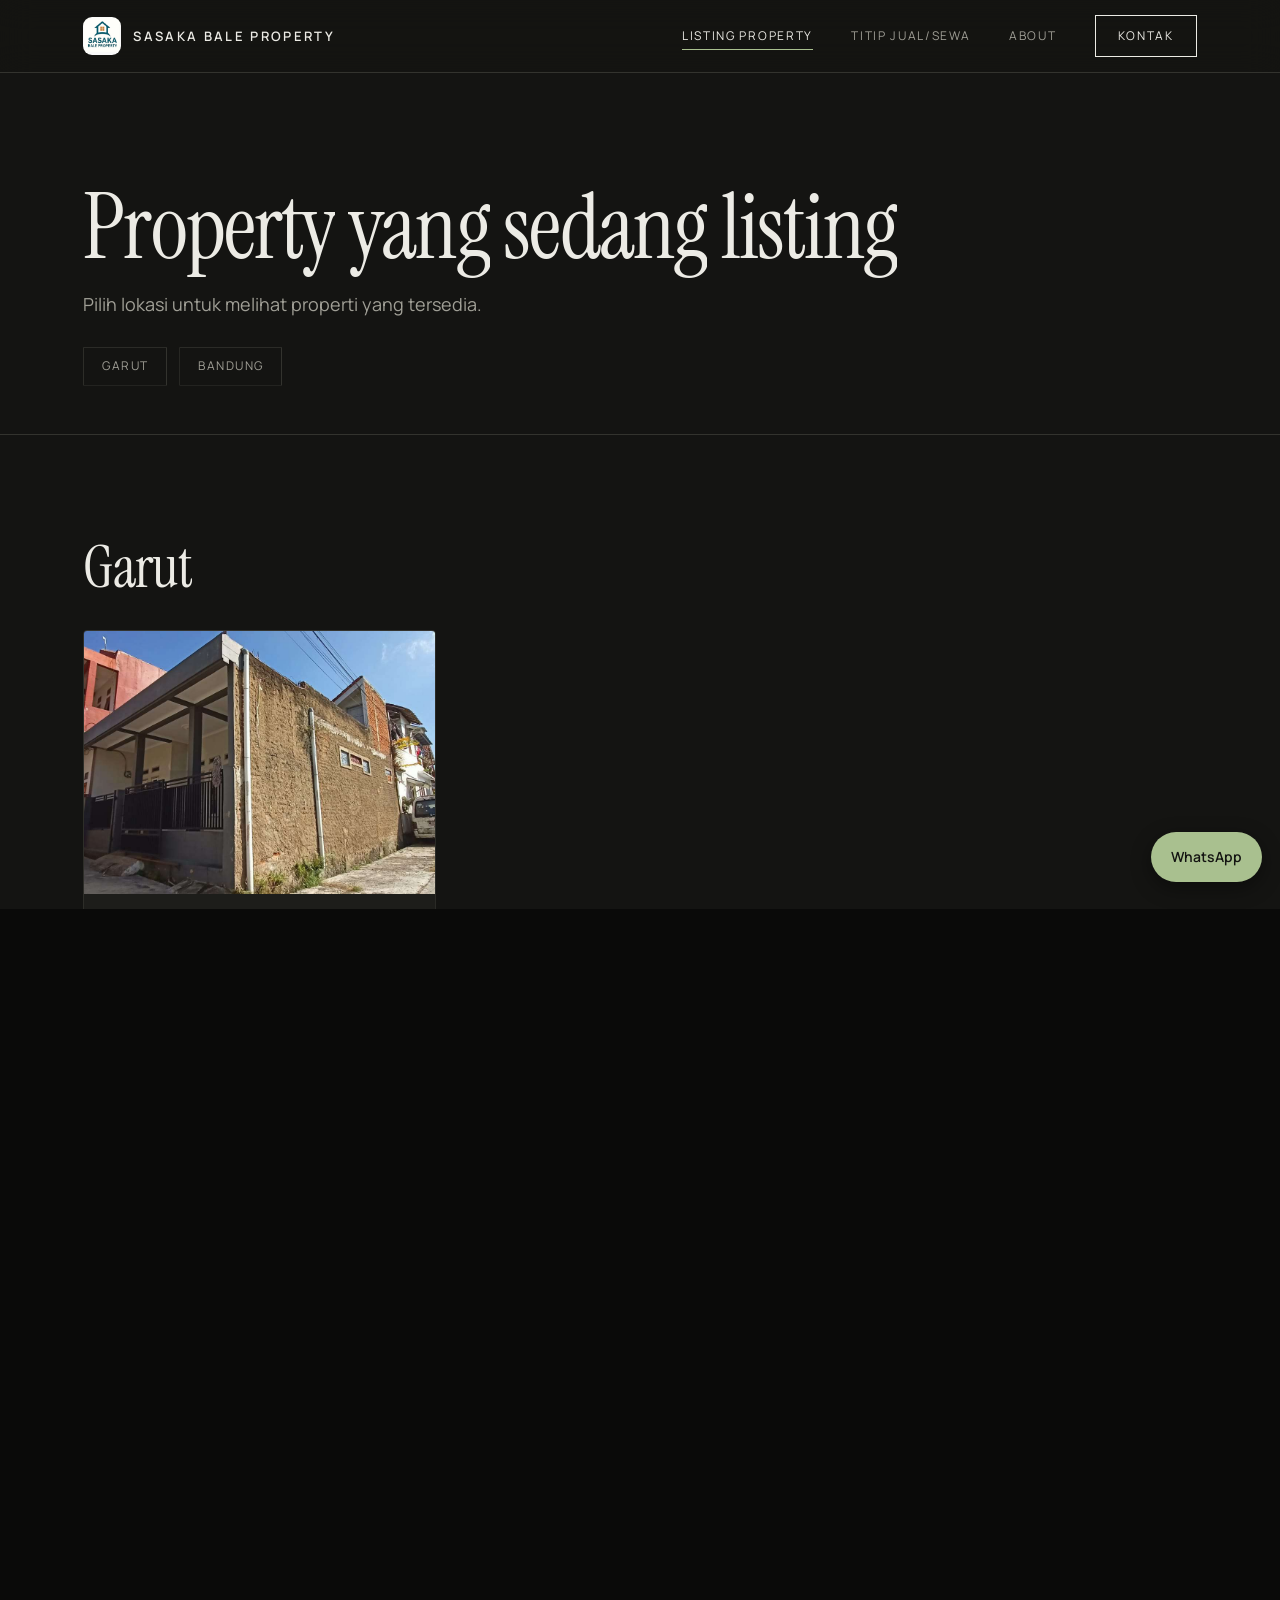
<file: listing.html>
<!DOCTYPE html>
<html lang="id"><head><meta charset="utf-8"><meta name="viewport" content="width=device-width, initial-scale=1, viewport-fit=cover">
<title>Listing Property Garut dan Bandung | Sasaka Bale Property</title><meta name="description" content="Daftar properti yang sedang dipasarkan Sasaka Bale Property di Garut dan Bandung."><meta property="og:title" content="Listing Property Garut dan Bandung | Sasaka Bale Property"><meta property="og:description" content="Daftar properti yang sedang dipasarkan Sasaka Bale Property di Garut dan Bandung."><meta property="og:image" content="media/Kontrakan%20Pak%20Aldy%20Pemda/Tampak%20Depan%20Kanan%20HOOK.jpg">
<link rel="icon" href="media/logo%20sbp/Logo%20Sasaka%20Bale%20Property.jpg">
<link rel="preconnect" href="https://fonts.googleapis.com"><link rel="preconnect" href="https://fonts.gstatic.com" crossorigin>
<link href="https://fonts.googleapis.com/css2?family=Instrument+Serif&family=Manrope:wght@400;500;600;800&display=swap" rel="stylesheet">
<link rel="stylesheet" href="style.css"><link rel="stylesheet" href="animasi.css">
</head>
<body>
<header><div class="wrap"><nav aria-label="Navigasi utama">
<a class="logo" href="index.html"><img src="media/logo%20sbp/Logo%20Sasaka%20Bale%20Property.jpg" alt="Logo Sasaka Bale Property" width="38" height="38"><span>Sasaka Bale Property</span></a>
<button class="burger" id="burger" aria-label="Buka menu" aria-expanded="false">☰</button>
<div class="menu" id="menu"><a class="on" href="listing.html">Listing Property</a>
<a href="titip.html">Titip Jual/Sewa</a>
<a href="about.html">About</a>
<a class="outline" href="about.html#kontak">Kontak</a></div></nav></div></header>
<main>
<section class="page-head"><div class="wrap"><h1 class="t">Property yang sedang listing</h1>
<p class="lead">Pilih lokasi untuk melihat properti yang tersedia.</p>
<div class="chips"><a href="#garut">Garut</a><a href="#bandung">Bandung</a></div></div></section>
<section id="garut"><div class="wrap"><h2>Garut</h2>
<div class="cards">
<!-- LISTING BARU GARUT: salin satu blok <a class="card"> ini, lalu ganti link, foto, dan teksnya -->
<a class="card" href="kontrakan-pak-aldy.html"><img src="media/Kontrakan%20Pak%20Aldy%20Pemda/Tampak%20Depan%20Kanan%20HOOK.jpg" alt="Kontrakan Pak Aldy Pemda Garut Kota" loading="lazy"><div class="b"><span class="tag">Dikontrakkan · Rumah 2 lantai</span><h3>Kontrakan Pak Aldy Pemda Garut Kota</h3><p>Perum Citrajaya Sentosa, Gordah, Tarogong Kidul, Garut</p><p class="pr">Mulai Rp 1,7 jt / bulan</p></div></a>
</div></div></section>
<section id="bandung"><div class="wrap"><h2>Bandung</h2>
<div class="cards"><!-- LISTING BARU BANDUNG: tempel blok <a class="card"> di sini, lalu hapus kotak "empty" di bawah --></div>
<div class="empty">Belum ada listing di Bandung. Punya properti di Bandung? <a href="titip.html">Titipkan ke kami</a>.</div></div></section></main>
<footer><div class="wrap"><span>© 2026 Sasaka Bale Property · Bandung &amp; Garut</span><a href="mailto:sasakabaleacademy@gmail.com">sasakabaleacademy@gmail.com</a></div></footer>
<a class="wa-float" href="https://wa.me/6287730309578?text=Halo%20Sasaka%20Bale%20Property" target="_blank" rel="noopener" aria-label="Chat WhatsApp">WhatsApp</a>
<script src="animasi.js" defer></script>
</body></html>
</file>
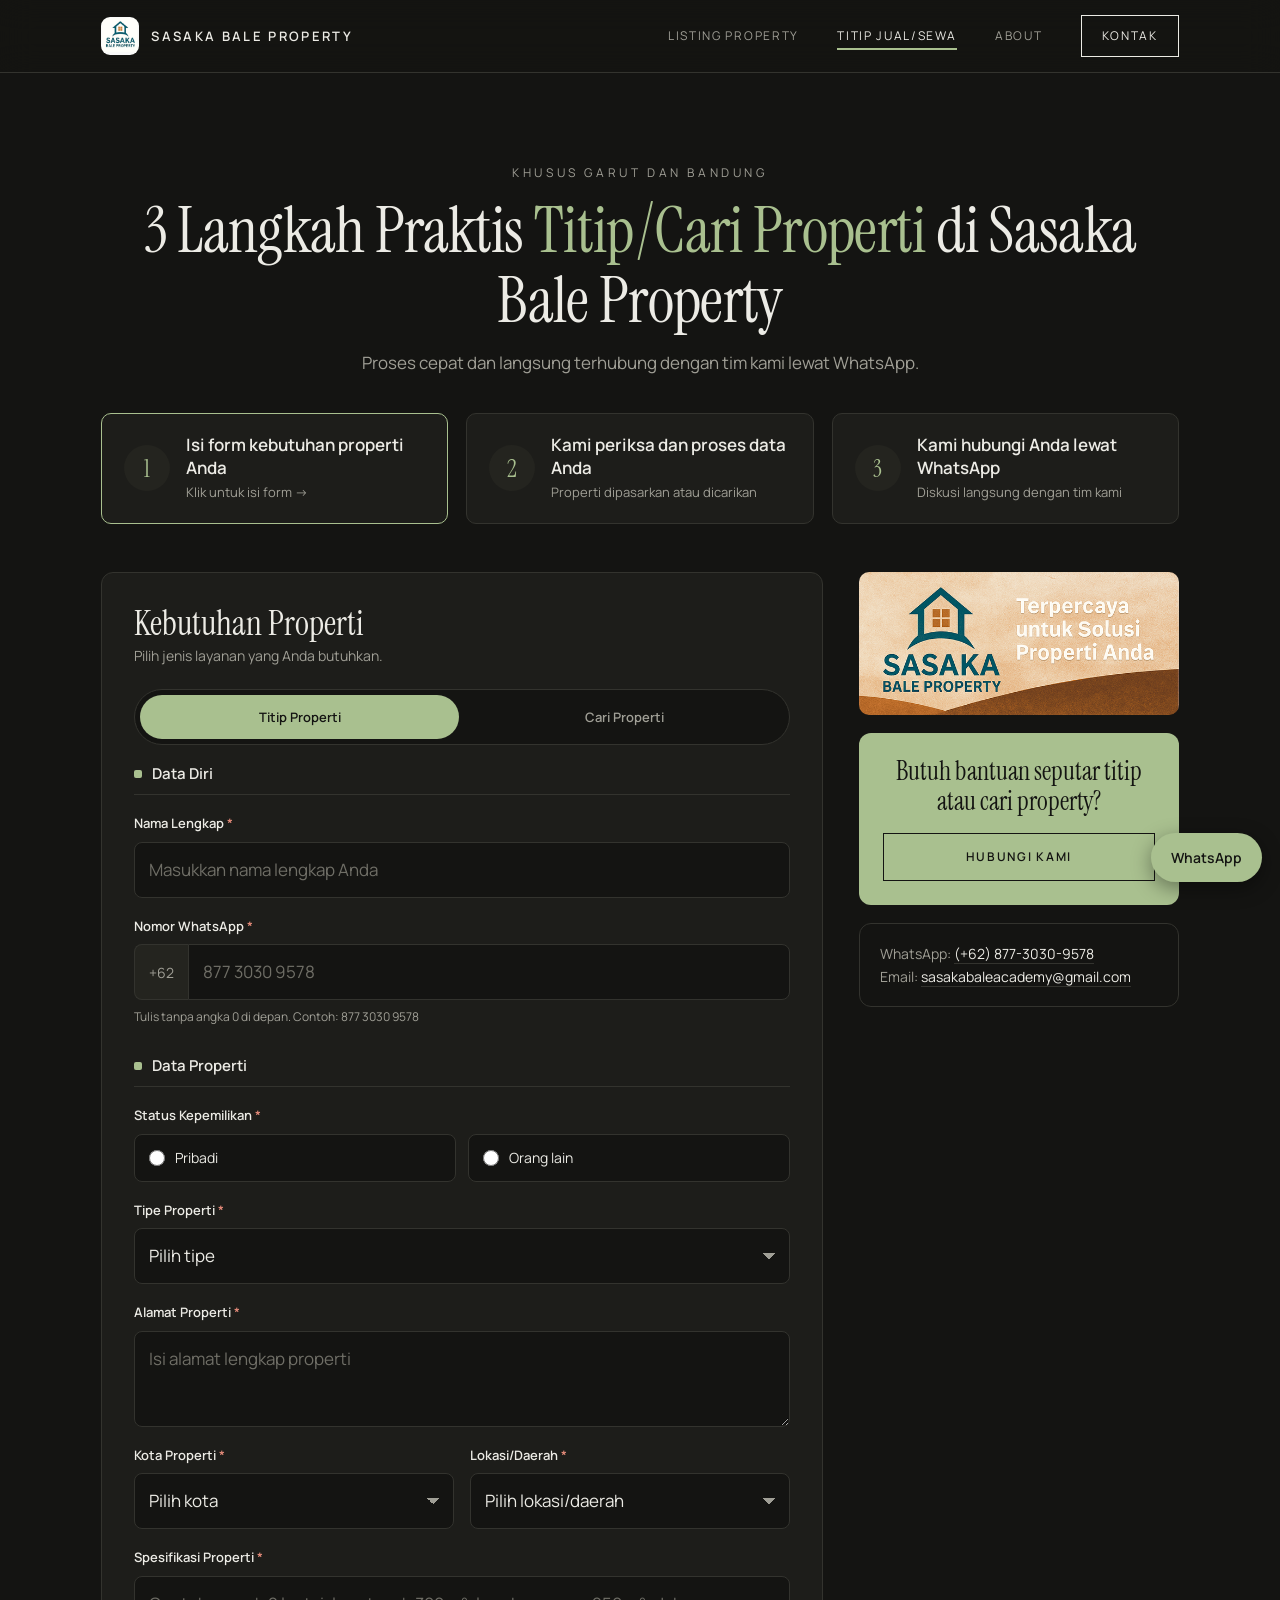
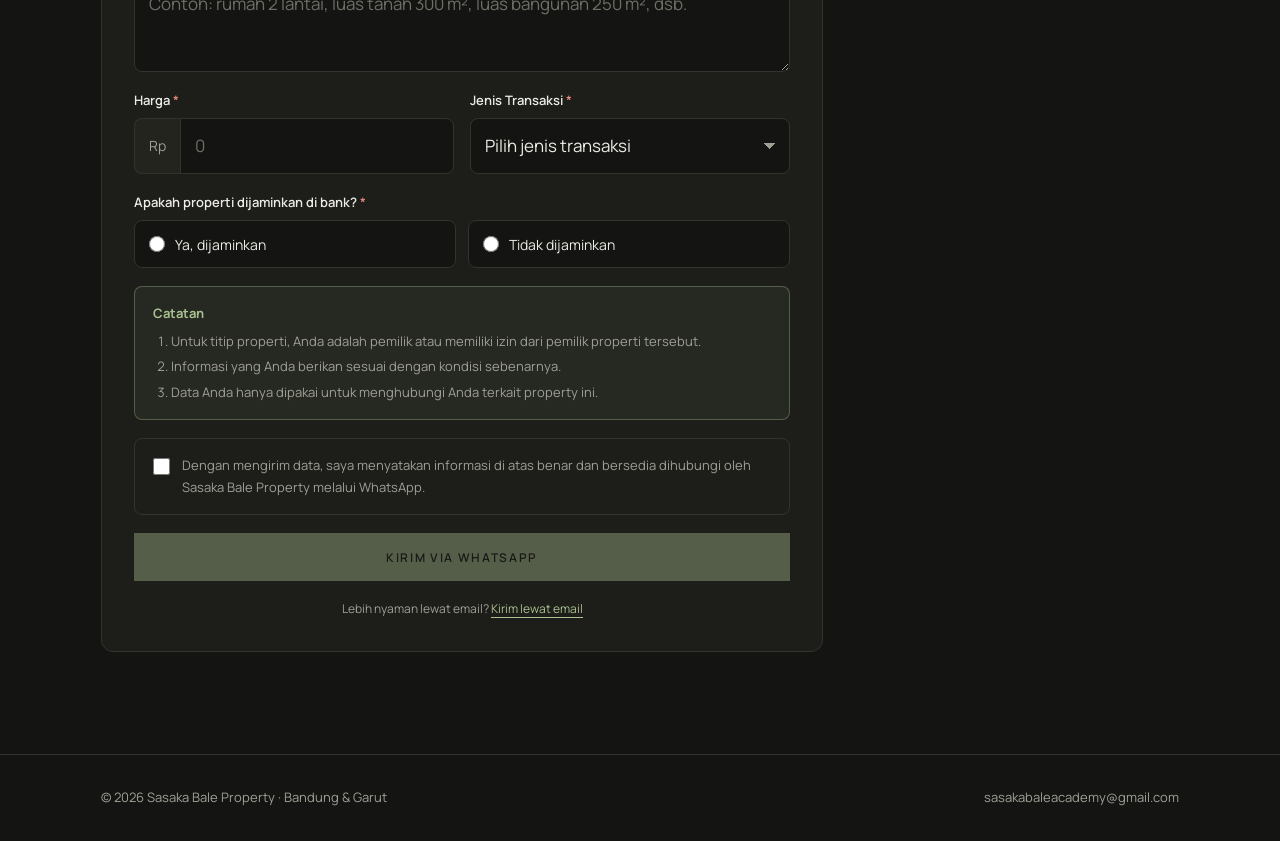
<file: titip.html>
<!DOCTYPE html>
<html lang="id">
<head>
<meta charset="utf-8">
<meta name="viewport" content="width=device-width, initial-scale=1, viewport-fit=cover">
<meta name="theme-color" content="#141412">
<title>Titip / Cari Properti | Sasaka Bale Property</title>
<meta name="description" content="Titipkan properti Anda untuk dijual atau disewakan, atau minta kami carikan properti di Garut dan Bandung. Isi form, kami hubungi lewat WhatsApp.">
<link rel="icon" href="media/logo%20sbp/Logo%20Sasaka%20Bale%20Property.jpg">
<link rel="preconnect" href="https://fonts.googleapis.com">
<link rel="preconnect" href="https://fonts.gstatic.com" crossorigin>
<link href="https://fonts.googleapis.com/css2?family=Instrument+Serif&family=Manrope:wght@400;500;600;800&display=swap" rel="stylesheet">
<script>document.documentElement.classList.add("js");</script>
<style>
/* ===== 1. Variabel & reset ===== */
:root{--bg:#141412;--surface:#1d1d1a;--surface-2:#24241f;--line:#33332e;--text:#ecebe5;--muted:#a09f96;--accent:#a9c08f;--danger:#e58b7a;
--serif:'Instrument Serif',Georgia,serif;--sans:'Manrope',system-ui,sans-serif;--pad:clamp(16px,4vw,56px);--nav-h:72px;--ease:cubic-bezier(.16,1,.3,1)}
*{box-sizing:border-box;margin:0;padding:0}
html{scroll-behavior:smooth;-webkit-text-size-adjust:100%;scroll-padding-top:calc(var(--nav-h) + 16px)}
body{background:var(--bg);color:var(--text);font:400 clamp(15px,.8vw + 11px,17px)/1.65 var(--sans);overflow-x:hidden;-webkit-font-smoothing:antialiased}
a{color:inherit;text-decoration:none}img{display:block;max-width:100%}
:focus-visible{outline:2px solid var(--accent);outline-offset:3px}
.wrap{width:100%;max-width:min(1180px,95vw);padding:0 var(--pad);margin:0 auto}
.eyebrow{font-size:12px;letter-spacing:.3em;text-transform:uppercase;color:var(--muted)}

/* ===== 2. Header ===== */
header{position:sticky;top:0;z-index:100;background:rgba(20,20,18,.85);-webkit-backdrop-filter:blur(16px);backdrop-filter:blur(16px);border-bottom:1px solid var(--line);transition:transform .4s var(--ease)}
header.hide-nav{transform:translateY(-100%)}
nav{display:flex;align-items:center;justify-content:space-between;height:var(--nav-h)}
.logo{display:flex;align-items:center;gap:12px;font:600 13px var(--sans);letter-spacing:.18em;text-transform:uppercase}
.logo img{width:38px;height:38px;border-radius:9px}
.menu{display:flex;align-items:center;gap:clamp(20px,3vw,40px)}
.menu a{position:relative;padding:4px 0;font-size:12px;letter-spacing:.14em;text-transform:uppercase;color:var(--muted);transition:color .3s}
.menu a::after{content:"";position:absolute;left:0;bottom:0;width:0;height:1.5px;background:var(--accent);transition:width .35s var(--ease)}
.menu a:hover,.menu a.on{color:var(--text)}.menu a:hover::after,.menu a.on::after{width:100%}
.menu a.outline{padding:10px 20px;border:1px solid var(--text);color:var(--text);transition:background .35s,color .35s}
.menu a.outline::after{display:none}.menu a.outline:hover{background:var(--text);color:var(--bg)}
.burger{display:none;min-width:46px;min-height:46px;border:0;background:none;color:var(--text);font-size:26px;cursor:pointer}
@media(max-width:860px){
 .burger{display:block}
 .menu{position:fixed;top:var(--nav-h);left:0;right:0;flex-direction:column;align-items:stretch;gap:0;background:var(--bg);border-bottom:1px solid var(--line);opacity:0;pointer-events:none;transform:translateY(-12px);transition:opacity .35s var(--ease),transform .35s var(--ease)}
 .menu.open{opacity:1;pointer-events:auto;transform:none}
 .menu a,.menu a.outline{padding:18px var(--pad);border:0;border-top:1px solid var(--line)}.menu a::after{display:none}}
@media(max-width:400px){.logo span{display:none}}

/* ===== 3. Tombol ===== */
.btn{position:relative;z-index:0;overflow:hidden;display:inline-flex;align-items:center;justify-content:center;min-height:48px;padding:14px 28px;border:1px solid var(--text);background:none;color:var(--text);font:600 12px var(--sans);letter-spacing:.14em;text-transform:uppercase;text-align:center;cursor:pointer;transition:color .35s var(--ease),border-color .35s,opacity .3s}
.btn::before{content:"";position:absolute;inset:0;z-index:-1;background:var(--text);transform:translateY(101%);transition:transform .4s var(--ease)}
.btn:hover:not(:disabled)::before{transform:none}.btn:hover:not(:disabled){color:var(--bg)}
.btn.solid{background:var(--accent);border-color:var(--accent);color:#141412}.btn.solid:hover:not(:disabled){border-color:var(--text)}
.btn:disabled{opacity:.4;cursor:not-allowed}

/* ===== 4. Judul & langkah ===== */
.intro{padding-top:clamp(48px,7vw,96px);padding-bottom:clamp(24px,4vw,48px);text-align:center}
.intro h1{font:400 clamp(32px,5vw,64px)/1.08 var(--serif);letter-spacing:-.01em;margin-top:14px}
.intro h1 em{font-style:normal;color:var(--accent)}
.intro .lead{max-width:56ch;margin:14px auto 0;color:var(--muted)}
.steps{display:grid;grid-template-columns:repeat(auto-fit,minmax(min(100%,240px),1fr));gap:18px;margin-top:36px;list-style:none;text-align:left}
.step{display:flex;align-items:center;gap:16px;padding:20px 22px;border:1px solid var(--line);border-radius:10px;background:var(--surface);transition:border-color .35s,transform .35s var(--ease)}
.step:hover{border-color:var(--accent);transform:translateY(-4px)}
.step.on{border-color:var(--accent)}
.step b{flex:none;display:grid;place-items:center;width:46px;height:46px;border-radius:50%;background:var(--surface-2);color:var(--accent);font:400 24px var(--serif)}
.step strong{display:block;font-weight:600;line-height:1.35}
.step small{display:block;margin-top:2px;color:var(--muted);font-size:13px}

/* ===== 5. Tata letak form + sidebar ===== */
.layout{display:grid;grid-template-columns:minmax(0,1fr) 320px;gap:clamp(20px,3vw,36px);align-items:start;padding-bottom:clamp(56px,8vw,110px)}
@media(max-width:900px){.layout{grid-template-columns:1fr}}
.card{padding:clamp(20px,3vw,32px);border:1px solid var(--line);border-radius:12px;background:var(--surface)}
.card h2{font:400 clamp(26px,3vw,34px)/1.1 var(--serif)}
.card .sub{margin-top:2px;color:var(--muted);font-size:14px}

.tabs{display:grid;grid-template-columns:1fr 1fr;gap:6px;margin:22px 0 8px;padding:5px;border:1px solid var(--line);border-radius:999px;background:var(--bg)}
.tabs button{min-height:44px;border:0;border-radius:999px;background:none;color:var(--muted);font:600 13px var(--sans);cursor:pointer;transition:background .3s,color .3s}
.tabs button[aria-selected="true"]{background:var(--accent);color:#141412}

form{display:grid;gap:18px}
fieldset{display:grid;gap:18px;border:0;min-width:0}fieldset[hidden]{display:none}
.grp{display:flex;align-items:center;gap:10px;margin-top:10px;padding-bottom:10px;border-bottom:1px solid var(--line);font:600 15px var(--sans);color:var(--text)}
.grp::before{content:"";width:8px;height:8px;border-radius:2px;background:var(--accent)}
.field{display:grid;gap:7px}
.field>label,.field>span.lb{font-size:13px;font-weight:600}
.field .req{color:var(--danger)}
.hint{font-size:12px;color:var(--muted)}
.lain{margin-top:8px}[hidden]{display:none!important}
input[type=text],input[type=tel],select,textarea{width:100%;padding:13px 14px;border:1px solid var(--line);border-radius:8px;background:var(--bg);color:var(--text);font:inherit;transition:border-color .3s,box-shadow .3s}
input::placeholder,textarea::placeholder{color:#6f6e66}
input:focus,select:focus,textarea:focus{outline:0;border-color:var(--accent);box-shadow:0 0 0 3px rgba(169,192,143,.18)}
input:disabled,select:disabled{opacity:.5;cursor:not-allowed}
textarea{min-height:96px;resize:vertical}
select{appearance:none;background-image:linear-gradient(45deg,transparent 50%,var(--muted) 50%),linear-gradient(135deg,var(--muted) 50%,transparent 50%);background-position:calc(100% - 20px) 50%,calc(100% - 14px) 50%;background-size:6px 6px;background-repeat:no-repeat;padding-right:38px}
.two{display:grid;grid-template-columns:1fr 1fr;gap:16px}
@media(max-width:560px){.two{grid-template-columns:1fr}}
.prefix{display:flex}.prefix>span{display:flex;align-items:center;padding:0 14px;border:1px solid var(--line);border-right:0;border-radius:8px 0 0 8px;background:var(--surface-2);color:var(--muted);font-size:14px}
.prefix>input{border-radius:0 8px 8px 0}
.radios{display:grid;grid-template-columns:1fr 1fr;gap:12px}
.radios label{position:relative;display:flex;align-items:center;gap:10px;min-height:48px;padding:0 14px;border:1px solid var(--line);border-radius:8px;background:var(--bg);font-size:14px;cursor:pointer;transition:border-color .3s,background .3s}
.radios label:hover{border-color:var(--muted)}
.radios input{accent-color:var(--accent);width:16px;height:16px}
.radios label:has(input:checked){border-color:var(--accent);background:rgba(169,192,143,.08)}
.notice{padding:16px 18px;border:1px solid rgba(169,192,143,.35);border-radius:8px;background:rgba(169,192,143,.07);font-size:13px;color:var(--muted)}
.notice strong{display:block;margin-bottom:6px;color:var(--accent)}
.notice ol{padding-left:18px}.notice li+li{margin-top:4px}
.check{display:flex;align-items:flex-start;gap:12px;padding:16px 18px;border:1px solid var(--line);border-radius:8px;font-size:13px;color:var(--muted);cursor:pointer}
.check input{flex:none;margin-top:3px;width:17px;height:17px;accent-color:var(--accent)}
.form-note{font-size:12px;color:var(--muted);text-align:center}
.form-note a{color:var(--accent);border-bottom:1px solid var(--accent)}
.ok{display:none;padding:14px 16px;border:1px solid var(--accent);border-radius:8px;background:rgba(169,192,143,.1);font-size:14px}
.ok.show{display:block}

/* ===== 6. Sidebar ===== */
aside{display:grid;gap:18px;position:sticky;top:calc(var(--nav-h) + 20px)}
@media(max-width:900px){aside{position:static}}
.banner{width:100%;aspect-ratio:588/263;border-radius:10px;background:url("media/logo%20sbp/Banner%20Logo%20Sasaka%20Bale%20Property.png") 93% 49.9%/163.3% auto no-repeat}
.help{padding:24px;border-radius:12px;background:var(--accent);color:#141412;text-align:center}
.help strong{display:block;font:400 26px/1.15 var(--serif);margin-bottom:16px}
.help .btn{width:100%;border-color:#141412;color:#141412}.help .btn::before{background:#141412}.help .btn:hover{color:var(--accent)!important}
.contact-mini{padding:18px 20px;border:1px solid var(--line);border-radius:12px;font-size:14px;color:var(--muted)}
.contact-mini a{color:var(--text);border-bottom:1px solid var(--line)}

/* ===== 7. Footer, WA, reveal ===== */
footer{padding:32px 0;border-top:1px solid var(--line);font-size:13px;color:var(--muted)}
footer .wrap{display:flex;flex-wrap:wrap;justify-content:space-between;gap:12px}
.wa-float{position:fixed;right:max(18px,env(safe-area-inset-right,0px));bottom:max(18px,env(safe-area-inset-bottom,0px));z-index:90;padding:13px 20px;border-radius:999px;background:var(--accent);color:#141412;font-weight:600;font-size:14px;box-shadow:0 6px 20px rgba(0,0,0,.4)}
.js .reveal{opacity:0;transform:translateY(30px);transition:opacity .8s var(--ease),transform .8s var(--ease)}
.js .reveal.in{opacity:1;transform:none}
@media(prefers-reduced-motion:reduce){*{transition:none!important;animation:none!important}.js .reveal{opacity:1;transform:none}}
</style>
</head>
<body>

<!-- ============ HEADER ============ -->
<header id="header">
  <div class="wrap">
    <nav aria-label="Navigasi utama">
      <a class="logo" href="index.html"><img src="media/logo%20sbp/Logo%20Sasaka%20Bale%20Property.jpg" alt="Logo Sasaka Bale Property" width="38" height="38"><span>Sasaka Bale Property</span></a>
      <button class="burger" id="burger" aria-label="Buka menu" aria-expanded="false">☰</button>
      <div class="menu" id="menu">
        <a href="listing.html">Listing Property</a>
        <a class="on" href="titip.html">Titip Jual/Sewa</a>
        <a href="about.html">About</a>
        <a class="outline" href="about.html#kontak">Kontak</a>
      </div>
    </nav>
  </div>
</header>

<main>
  <!-- ============ 3 LANGKAH ============ -->
  <section class="wrap intro">
    <p class="eyebrow reveal">Khusus Garut dan Bandung</p>
    <h1 class="reveal">3 Langkah Praktis <em>Titip/Cari Properti</em> di Sasaka Bale Property</h1>
    <p class="lead reveal">Proses cepat dan langsung terhubung dengan tim kami lewat WhatsApp.</p>
    <ol class="steps">
      <li class="reveal"><a class="step on" href="#form"><b>1</b><span><strong>Isi form kebutuhan properti Anda</strong><small>Klik untuk isi form →</small></span></a></li>
      <li class="reveal"><div class="step"><b>2</b><span><strong>Kami periksa dan proses data Anda</strong><small>Properti dipasarkan atau dicarikan</small></span></div></li>
      <li class="reveal"><div class="step"><b>3</b><span><strong>Kami hubungi Anda lewat WhatsApp</strong><small>Diskusi langsung dengan tim kami</small></span></div></li>
    </ol>
  </section>

  <!-- ============ FORM + SIDEBAR ============ -->
  <div class="wrap layout">
    <div class="card reveal" id="form">
      <h2>Kebutuhan Properti</h2>
      <p class="sub">Pilih jenis layanan yang Anda butuhkan.</p>

      <div class="tabs" role="tablist" aria-label="Jenis layanan">
        <button type="button" role="tab" id="tabTitip" aria-selected="true" data-mode="titip">Titip Properti</button>
        <button type="button" role="tab" id="tabCari" aria-selected="false" data-mode="cari">Cari Properti</button>
      </div>

      <form id="f" novalidate>
        <!-- Data diri (dipakai kedua mode) -->
        <h3 class="grp">Data Diri</h3>
        <div class="field">
          <label for="nama">Nama Lengkap <span class="req">*</span></label>
          <input type="text" id="nama" name="nama" placeholder="Masukkan nama lengkap Anda" autocomplete="name" required>
        </div>
        <div class="field">
          <label for="wa">Nomor WhatsApp <span class="req">*</span></label>
          <div class="prefix"><span>+62</span><input type="tel" id="wa" name="wa" placeholder="877 3030 9578" inputmode="numeric" autocomplete="tel-national" pattern="[1-9][0-9]{7,12}" required></div>
          <span class="hint">Tulis tanpa angka 0 di depan. Contoh: 877 3030 9578</span>
        </div>

        <!-- Mode: TITIP -->
        <fieldset id="paneTitip">
          <h3 class="grp">Data Properti</h3>
          <div class="field">
            <span class="lb">Status Kepemilikan <span class="req">*</span></span>
            <div class="radios">
              <label><input type="radio" name="status" value="Pribadi" required> Pribadi</label>
              <label><input type="radio" name="status" value="Orang lain"> Orang lain</label>
            </div>
          </div>
          <div class="field">
            <label for="tipeT">Tipe Properti <span class="req">*</span></label>
            <select id="tipeT" name="tipe" required>
              <option value="">Pilih tipe</option><option>Rumah</option><option>Kontrakan/Kost</option><option>Tanah</option><option>Ruko/Kios</option><option>Apartemen</option><option>Gudang</option><option>Lainnya</option>
            </select>
          </div>
          <div class="field">
            <label for="alamatT">Alamat Properti <span class="req">*</span></label>
            <textarea id="alamatT" name="alamat" placeholder="Isi alamat lengkap properti" required></textarea>
          </div>
          <div class="two">
            <div class="field">
              <label for="kotaT">Kota Properti <span class="req">*</span></label>
              <select id="kotaT" name="kota" required><option value="">Pilih kota</option><option>Garut</option><option>Bandung</option></select>
            </div>
            <div class="field">
              <label for="daerahT">Lokasi/Daerah <span class="req">*</span></label>
              <select id="daerahT" name="daerah" required><option value="">Pilih lokasi/daerah</option></select>
              <input type="text" id="lainT" name="daerahLain" class="lain" placeholder="Tulis kecamatan atau perumahan" hidden disabled>
            </div>
          </div>
          <div class="field">
            <label for="spesT">Spesifikasi Properti <span class="req">*</span></label>
            <textarea id="spesT" name="spesifikasi" placeholder="Contoh: rumah 2 lantai, luas tanah 300 m², luas bangunan 250 m², dsb." required></textarea>
          </div>
          <div class="two">
            <div class="field">
              <label for="hargaT">Harga <span class="req">*</span></label>
              <div class="prefix"><span>Rp</span><input type="text" id="hargaT" name="harga" class="rupiah" inputmode="numeric" placeholder="0" required></div>
            </div>
            <div class="field">
              <label for="transT">Jenis Transaksi <span class="req">*</span></label>
              <select id="transT" name="transaksi" required><option value="">Pilih jenis transaksi</option><option>Dijual</option><option>Disewakan</option></select>
            </div>
          </div>
          <div class="field">
            <span class="lb">Apakah properti dijaminkan di bank? <span class="req">*</span></span>
            <div class="radios">
              <label><input type="radio" name="bank" value="Ya, dijaminkan" required> Ya, dijaminkan</label>
              <label><input type="radio" name="bank" value="Tidak dijaminkan"> Tidak dijaminkan</label>
            </div>
          </div>
        </fieldset>

        <!-- Mode: CARI -->
        <fieldset id="paneCari" hidden disabled>
          <h3 class="grp">Properti yang Dicari</h3>
          <div class="two">
            <div class="field">
              <label for="tipeC">Tipe Properti <span class="req">*</span></label>
              <select id="tipeC" name="tipe" required>
                <option value="">Pilih tipe</option><option>Rumah</option><option>Kontrakan/Kost</option><option>Tanah</option><option>Ruko/Kios</option><option>Apartemen</option><option>Gudang</option><option>Lainnya</option>
              </select>
            </div>
            <div class="field">
              <label for="transC">Jenis Transaksi <span class="req">*</span></label>
              <select id="transC" name="transaksi" required><option value="">Pilih jenis transaksi</option><option>Beli</option><option>Sewa/Kontrak</option></select>
            </div>
          </div>
          <div class="two">
            <div class="field">
              <label for="kotaC">Kota <span class="req">*</span></label>
              <select id="kotaC" name="kota" required><option value="">Pilih kota</option><option>Garut</option><option>Bandung</option></select>
            </div>
            <div class="field">
              <label for="daerahC">Lokasi/Daerah <span class="req">*</span></label>
              <select id="daerahC" name="daerah" required><option value="">Pilih lokasi/daerah</option></select>
              <input type="text" id="lainC" name="daerahLain" class="lain" placeholder="Tulis kecamatan atau perumahan" hidden disabled>
            </div>
          </div>
          <div class="field">
            <label for="hargaC">Anggaran Maksimal <span class="req">*</span></label>
            <div class="prefix"><span>Rp</span><input type="text" id="hargaC" name="harga" class="rupiah" inputmode="numeric" placeholder="0" required></div>
          </div>
          <div class="field">
            <label for="spesC">Kebutuhan Properti <span class="req">*</span></label>
            <textarea id="spesC" name="spesifikasi" placeholder="Contoh: minimal 2 kamar tidur, dekat sekolah, ada carport, dsb." required></textarea>
          </div>
        </fieldset>

        <div class="notice">
          <strong>Catatan</strong>
          <ol>
            <li>Untuk titip properti, Anda adalah pemilik atau memiliki izin dari pemilik properti tersebut.</li>
            <li>Informasi yang Anda berikan sesuai dengan kondisi sebenarnya.</li>
            <li>Data Anda hanya dipakai untuk menghubungi Anda terkait property ini.</li>
          </ol>
        </div>
        <label class="check"><input type="checkbox" id="agree" required><span>Dengan mengirim data, saya menyatakan informasi di atas benar dan bersedia dihubungi oleh Sasaka Bale Property melalui WhatsApp.</span></label>

        <div class="ok" id="ok" role="status">WhatsApp akan terbuka dengan pesan yang sudah terisi. Tekan tombol kirim di WhatsApp untuk menyelesaikan.</div>
        <button class="btn solid" id="submit" type="submit" disabled>Kirim via WhatsApp</button>
        <p class="form-note">Lebih nyaman lewat email? <a href="#" id="mailLink">Kirim lewat email</a></p>
      </form>
    </div>

    <aside>
      <div class="banner reveal" role="img" aria-label="Banner Sasaka Bale Property"></div>
      <div class="help reveal">
        <strong>Butuh bantuan seputar titip atau cari property?</strong>
        <a class="btn" href="https://wa.me/6287730309578?text=Halo%20Sasaka%20Bale%20Property" target="_blank" rel="noopener">Hubungi kami</a>
      </div>
      <div class="contact-mini reveal">WhatsApp: <a href="https://wa.me/6287730309578" target="_blank" rel="noopener">(+62) 877-3030-9578</a><br>Email: <a href="mailto:sasakabaleacademy@gmail.com">sasakabaleacademy@gmail.com</a></div>
    </aside>
  </div>
</main>

<footer>
  <div class="wrap"><span>© 2026 Sasaka Bale Property · Bandung &amp; Garut</span><a href="mailto:sasakabaleacademy@gmail.com">sasakabaleacademy@gmail.com</a></div>
</footer>
<a class="wa-float" href="https://wa.me/6287730309578?text=Halo%20Sasaka%20Bale%20Property" target="_blank" rel="noopener" aria-label="Chat WhatsApp">WhatsApp</a>

<script>
(function () {
  "use strict";
  // ====== PENGATURAN: ubah di sini ======
  var NOMOR_WA = "6287730309578";
  var EMAIL    = "sasakabaleacademy@gmail.com";
  var DAERAH = {
    Garut:   ["Tarogong Kidul", "Tarogong Kaler", "Garut Kota", "Karangpawitan", "Banyuresmi", "Samarang", "Leles", "Cilawu", "Kadungora"],
    Bandung: ["Coblong", "Cicendo", "Lengkong", "Antapani", "Buahbatu", "Arcamanik", "Sukajadi", "Kiaracondong", "Bandung Kulon", "Cibiru"]
  };
  // ======================================

  var $  = function (s, c) { return (c || document).querySelector(s); };
  var $$ = function (s, c) { return [].slice.call((c || document).querySelectorAll(s)); };
  var form = $("#f"), submit = $("#submit"), mode = "titip";

  /* Menu mobile & header pintar */
  var header = $("#header"), menu = $("#menu"), burger = $("#burger"), lastY = scrollY;
  burger.addEventListener("click", function () { var o = menu.classList.toggle("open"); burger.setAttribute("aria-expanded", o); burger.textContent = o ? "✕" : "☰"; });
  menu.addEventListener("click", function () { menu.classList.remove("open"); burger.textContent = "☰"; });
  addEventListener("scroll", function () {
    header.classList.toggle("hide-nav", scrollY > lastY && scrollY > 100 && !menu.classList.contains("open"));
    lastY = scrollY;
  }, { passive: true });

  /* Reveal saat scroll */
  var rev = $$(".reveal");
  if ("IntersectionObserver" in window) {
    var io = new IntersectionObserver(function (es) { es.forEach(function (e) { if (e.isIntersecting) { e.target.classList.add("in"); io.unobserve(e.target); } }); }, { threshold: .12 });
    rev.forEach(function (el) { io.observe(el); });
  } else rev.forEach(function (el) { el.classList.add("in"); });

  /* Ganti mode: Titip / Cari */
  function setMode(m) {
    mode = m;
    $$(".tabs button").forEach(function (b) { b.setAttribute("aria-selected", b.dataset.mode === m); });
    var t = $("#paneTitip"), c = $("#paneCari");
    t.hidden = m !== "titip"; t.disabled = m !== "titip";
    c.hidden = m !== "cari";  c.disabled = m !== "cari";
    update();
  }
  $$(".tabs button").forEach(function (b) { b.addEventListener("click", function () { setMode(b.dataset.mode); }); });

  /* Kota -> daftar daerah (pilihan bertingkat) */
  function toggleLain(pane) {
    var d = $("select[name=daerah]", pane), lain = $("input[name=daerahLain]", pane), show = d.value === "__lain";
    lain.hidden = !show; lain.disabled = !show; lain.required = show;
    if (!show) lain.value = "";
  }
  function opt(x) { return "<option>" + x + "</option>"; }
  function cityOf(name) { return Object.keys(DAERAH).filter(function (c) { return DAERAH[c].indexOf(name) > -1; })[0] || ""; }
  function optionsFor(city) {
    var h = '<option value="">Pilih lokasi/daerah</option>';
    if (city) h += DAERAH[city].map(opt).join("");
    else Object.keys(DAERAH).forEach(function (c) { h += '<optgroup label="' + c + '">' + DAERAH[c].map(opt).join("") + "</optgroup>"; });
    return h + '<option value="__lain">Lainnya (tulis sendiri)</option>';
  }
  // Daerah selalu bisa dipilih. Jika kota sudah dipilih, daftar menyesuaikan kota itu.
  function fillDaerah(kota) {
    var pane = kota.closest("fieldset"), d = $("select[name=daerah]", pane), prev = d.value;
    d.innerHTML = optionsFor(kota.value);
    if (prev && $$("option", d).some(function (o) { return o.value === prev; })) d.value = prev;
    toggleLain(pane);
  }
  // Sinkronkan ulang saat halaman dibuka/di-refresh, karena browser bisa memulihkan isian tanpa memicu event "change"
  function syncDaerah() { $$("select[name=kota]").forEach(fillDaerah); update(); }
  $$("select[name=kota]").forEach(function (k) {
    k.addEventListener("change", function () { fillDaerah(k); update(); });
  });
  $$("select[name=daerah]").forEach(function (d) {
    d.addEventListener("change", function () {
      var pane = d.closest("fieldset"), kota = $("select[name=kota]", pane), c = cityOf(d.value);
      if (c && kota.value !== c) { kota.value = c; fillDaerah(kota); }   // pilih daerah dulu -> kota terisi otomatis
      toggleLain(pane); update();
    });
  });

  /* Nomor WA: hanya angka, tanpa 0/62 di depan */
  $("#wa").addEventListener("input", function (e) {
    var v = e.target.value.replace(/\D/g, "");
    if (v.indexOf("62") === 0) v = v.slice(2);
    e.target.value = v.replace(/^0+/, "");
  });

  /* Harga: pemisah ribuan */
  $$(".rupiah").forEach(function (el) {
    el.addEventListener("input", function () {
      var d = el.value.replace(/\D/g, "").replace(/^0+/, "");
      el.value = d.replace(/\B(?=(\d{3})+(?!\d))/g, ".");
    });
  });

  /* Tombol kirim aktif jika semua isian wajib valid */
  function update() { submit.disabled = !form.checkValidity(); }
  form.addEventListener("input", update);
  form.addEventListener("change", update);

  /* Susun pesan */
  function val(n) {
    var scope = $(mode === "titip" ? "#paneTitip" : "#paneCari");
    var els = $$("[name=" + n + "]", scope);
    if (!els.length) els = $$("[name=" + n + "]", form);
    if (!els.length) return "-";
    if (els[0].type === "radio") { var r = els.filter(function (x) { return x.checked; })[0]; return r ? r.value : "-"; }
    return els[0].value.trim() || "-";
  }
  function buildMessage() {
    var diri = "*Data Diri*\nNama: " + val("nama") + "\nWhatsApp: +62" + val("wa") + "\n\n";
    var daerah = val("daerah") === "__lain" ? val("daerahLain") : val("daerah");
    var lokasi = val("kota") + " / " + daerah;
    if (mode === "titip") {
      return "Halo Sasaka Bale Property, saya ingin TITIP PROPERTI.\n\n" + diri +
        "*Data Properti*\nStatus kepemilikan: " + val("status") + "\nTipe: " + val("tipe") + "\nAlamat: " + val("alamat") +
        "\nKota/Daerah: " + lokasi + "\nSpesifikasi: " + val("spesifikasi") + "\nHarga: Rp " + val("harga") +
        "\nJenis transaksi: " + val("transaksi") + "\nDijaminkan di bank: " + val("bank");
    }
    return "Halo Sasaka Bale Property, saya ingin CARI PROPERTI.\n\n" + diri +
      "*Properti yang Dicari*\nTipe: " + val("tipe") + "\nJenis transaksi: " + val("transaksi") + "\nKota/Daerah: " + lokasi +
      "\nAnggaran maksimal: Rp " + val("harga") + "\nKebutuhan: " + val("spesifikasi");
  }

  form.addEventListener("submit", function (e) {
    e.preventDefault();
    if (!form.checkValidity()) { form.reportValidity(); return; }
    $("#ok").classList.add("show");
    window.open("https://wa.me/" + NOMOR_WA + "?text=" + encodeURIComponent(buildMessage()), "_blank");
  });
  $("#mailLink").addEventListener("click", function (e) {
    e.preventDefault();
    if (!form.checkValidity()) { form.reportValidity(); return; }
    var subject = mode === "titip" ? "Titip Properti" : "Cari Properti";
    location.href = "mailto:" + EMAIL + "?subject=" + encodeURIComponent(subject + " - " + val("nama")) + "&body=" + encodeURIComponent(buildMessage());
  });

  setMode("titip");
  syncDaerah();
  addEventListener("load", syncDaerah);
  addEventListener("pageshow", syncDaerah);
})();
</script>
</body>
</html>
</file>
<file: style.css>
/* ===== Sasaka Bale Property · gaya dasar (index, listing, titip, about) ===== */
:root{--bg:#141412;--surface:#1d1d1a;--line:#33332e;--text:#ecebe5;--muted:#a09f96;--accent:#a9c08f;
--serif:'Instrument Serif',Georgia,serif;--sans:'Manrope',system-ui,sans-serif;
--pad:clamp(16px,4vw,56px);--nav:72px;--ease:cubic-bezier(.16,1,.3,1)}
*{box-sizing:border-box;margin:0;padding:0}
html{scroll-behavior:smooth;-webkit-text-size-adjust:100%;scroll-padding-top:var(--nav)}
body{background:var(--bg);color:var(--text);font:400 clamp(15px,.8vw + 11px,18px)/1.7 var(--sans);overflow-x:hidden;-webkit-font-smoothing:antialiased}
a{color:inherit;text-decoration:none}img{display:block;max-width:100%}
:focus-visible{outline:2px solid var(--accent);outline-offset:3px}
.wrap{width:100%;max-width:min(1600px,95vw);padding:0 var(--pad);margin:0 auto}
section{position:relative;padding:clamp(56px,8vw,120px) 0;border-top:1px solid var(--line)}

/* Header */
header{position:sticky;top:0;z-index:100;background:rgba(20,20,18,.85);-webkit-backdrop-filter:blur(16px);backdrop-filter:blur(16px);border-bottom:1px solid var(--line);transition:transform .45s var(--ease),background-color .4s}
nav{display:flex;align-items:center;justify-content:space-between;height:var(--nav)}
.logo{display:flex;align-items:center;gap:12px;font:600 13px var(--sans);letter-spacing:.18em;text-transform:uppercase;transition:opacity .3s}
.logo:hover{opacity:.85}.logo img{width:38px;height:38px;border-radius:9px}
.menu{display:flex;align-items:center;gap:clamp(20px,3vw,40px)}
.menu a{position:relative;padding:4px 0;font-size:12px;letter-spacing:.14em;text-transform:uppercase;color:var(--muted);transition:color .3s var(--ease)}
.menu a::after{content:"";position:absolute;left:0;bottom:0;width:100%;height:1.5px;background:var(--accent);transform:scaleX(0);transform-origin:left;transition:transform .4s var(--ease)}
.menu a:hover,.menu a.on{color:var(--text)}.menu a:hover::after,.menu a.on::after{transform:scaleX(1)}
.menu a.outline{border:1px solid var(--text);color:var(--text);padding:10px 22px;transition:background .35s var(--ease),color .35s var(--ease)}
.menu a.outline::after{display:none}.menu a.outline:hover{background:var(--text);color:var(--bg)}
.burger{display:none;background:none;border:0;color:var(--text);font-size:26px;cursor:pointer;min-width:46px;min-height:46px}
@media(max-width:860px){
 .burger{display:block}
 .menu{position:fixed;top:var(--nav);left:0;right:0;flex-direction:column;align-items:stretch;gap:0;background:var(--bg);border-bottom:1px solid var(--line);opacity:0;visibility:hidden;transform:translateY(-12px);transition:opacity .35s var(--ease),transform .35s var(--ease),visibility .35s}
 .menu.open{opacity:1;visibility:visible;transform:none}
 .menu a,.menu a.outline{padding:18px var(--pad);border:0;border-top:1px solid var(--line)}.menu a::after{display:none}}
@media(max-width:400px){.logo span{display:none}}

/* Tombol */
.btn{position:relative;z-index:0;overflow:hidden;display:inline-flex;align-items:center;justify-content:center;min-height:48px;padding:14px 28px;border:1px solid var(--text);background:none;color:var(--text);font:600 12px var(--sans);letter-spacing:.14em;text-transform:uppercase;text-align:center;cursor:pointer;transition:color .35s var(--ease),border-color .35s}
.btn::before{content:"";position:absolute;inset:0;z-index:-1;background:var(--text);transform:translateY(101%);transition:transform .45s var(--ease)}
.btn:hover::before{transform:none}.btn:hover{color:var(--bg)}
.btn.solid{background:var(--accent);border-color:var(--accent);color:#141412}.btn.solid:hover{border-color:var(--text)}
.actions{display:flex;flex-wrap:wrap;gap:14px;margin-top:32px}

/* Judul & teks */
h2{font:400 clamp(30px,4.5vw,60px)/1.06 var(--serif);letter-spacing:-.01em;margin-bottom:12px}
h3{font:600 15px var(--sans);color:var(--accent);margin-bottom:12px}
h1.t{font:400 clamp(40px,7vw,96px)/1 var(--serif);letter-spacing:-.02em}
.lead{color:var(--muted);max-width:54ch;margin-top:16px}
.eyebrow{font-size:12px;letter-spacing:.3em;text-transform:uppercase;color:var(--muted)}

/* ===== Beranda ===== */
.home-hero{min-height:calc(100svh - var(--nav));display:grid;place-items:center;text-align:center;padding:clamp(48px,6vw,96px) var(--pad) 120px;overflow:hidden;border:0;background:#0a0a09;isolation:isolate}
.hero-bg{position:absolute;inset:-5%;z-index:-2;will-change:transform}
.hero-bg::before{content:"";position:absolute;inset:0;background:url("media/logo%20sbp/LOGO%20HITAM%20BACKGROUND%20FIRST%20PAGE.png") center/contain no-repeat}
.home-hero::after{content:"";position:absolute;inset:0;z-index:-1;background:radial-gradient(circle at center,rgba(10,10,9,.45) 0%,rgba(10,10,9,.93) 85%),linear-gradient(to bottom,transparent 70%,var(--bg))}
.hero-content{max-width:1100px;margin:0 auto;will-change:transform}
.home-hero h1{font:800 clamp(36px,7vw,110px)/1 var(--sans);letter-spacing:-.045em;margin:22px auto 0;max-width:18ch;text-shadow:0 4px 40px rgba(0,0,0,.6)}
.home-hero .sub{margin:26px auto 0;max-width:52ch;color:var(--muted);font-size:clamp(16px,1.4vw,22px)}
.home-hero .actions{justify-content:center;margin-top:38px}
.scroll-cue{position:absolute;bottom:26px;left:50%;transform:translateX(-50%);display:grid;justify-items:center;gap:10px;font-size:11px;letter-spacing:.3em;text-transform:uppercase;color:var(--muted)}
.scroll-cue i{display:block;width:1px;height:52px;background:linear-gradient(var(--text),transparent);transform-origin:top}
.marquee{overflow:hidden;border-block:1px solid var(--line);background:var(--surface);padding:clamp(16px,2.5vw,28px) 0}
.marquee-track{display:flex;width:max-content}
.marquee span{display:flex;align-items:center;gap:clamp(20px,3vw,44px);padding-right:clamp(20px,3vw,44px);font:400 clamp(30px,5.5vw,72px)/1 var(--serif);white-space:nowrap}
.marquee span::after{content:"✦";font-size:.4em;color:var(--accent)}
.statement p{font:400 clamp(28px,4.8vw,72px)/1.18 var(--serif);max-width:26ch;letter-spacing:-.01em}
.statement .w{opacity:.16;transition:opacity .4s var(--ease)}.statement .w.on{opacity:1}
.stats{display:grid;grid-template-columns:repeat(auto-fit,minmax(min(100%,230px),1fr));gap:1px;background:var(--line);border:1px solid var(--line)}
.stat{background:var(--bg);padding:clamp(28px,4vw,56px) clamp(20px,3vw,36px)}
.stat b{display:block;font:400 clamp(44px,5.4vw,88px)/1 var(--serif);margin-bottom:10px;white-space:nowrap}
.stat span{color:var(--muted);font-size:.95em}
.row{display:grid;grid-template-columns:clamp(40px,6vw,80px) 1fr auto;gap:clamp(16px,3vw,32px);align-items:center;padding:clamp(24px,3.5vw,44px) 0;border-top:1px solid var(--line);transition:padding .45s var(--ease),background .35s,border-color .35s}
.row:last-of-type{border-bottom:1px solid var(--line)}
.row .n{font:400 clamp(20px,2.5vw,32px) var(--serif);color:var(--muted);transition:color .3s}
.row b{display:block;font:400 clamp(26px,4vw,56px)/1.1 var(--serif);transition:color .35s,transform .45s var(--ease)}
.row .d{display:block;margin-top:6px;color:var(--muted);font-size:clamp(14px,1.1vw,17px)}
.row .ar{font-size:28px;transition:transform .45s var(--ease),color .35s}
.row:hover{padding-inline:clamp(12px,2vw,24px);background:var(--surface);border-color:var(--accent)}
.row:hover b{color:var(--accent);transform:translateX(8px)}.row:hover .n{color:var(--text)}.row:hover .ar{color:var(--accent);transform:translateX(10px)}
.rail{display:flex;gap:clamp(14px,2vw,24px);overflow-x:auto;scroll-snap-type:x mandatory;margin:32px calc(var(--pad)*-1) 0;padding:8px var(--pad) 28px;scrollbar-width:none;scroll-padding-inline:var(--pad);cursor:grab}
.rail::-webkit-scrollbar{display:none}.rail.drag{cursor:grabbing;scroll-snap-type:none}
.shot{flex:0 0 clamp(260px,30vw,440px);scroll-snap-align:start;position:relative;overflow:hidden;border:1px solid var(--line);border-radius:6px;background:var(--surface);cursor:zoom-in}
.shot img{width:100%;aspect-ratio:4/5;object-fit:cover;pointer-events:none;transition:transform .9s var(--ease)}
.shot:hover img{transform:scale(1.07)}
.shot .cap{position:absolute;inset:auto 0 0;padding:48px 18px 16px;background:linear-gradient(to top,rgba(10,10,9,.92),transparent);font-size:14px}
.hint{color:var(--muted);font-size:13px;margin-top:6px}
.cta{text-align:center}
.cta h2{font:400 clamp(36px,6.5vw,96px)/1.02 var(--serif);max-width:16ch;margin:0 auto}
.cta .actions{justify-content:center}
.contactline{display:flex;flex-wrap:wrap;justify-content:center;gap:12px 40px;margin-top:36px;color:var(--muted)}
.contactline a{color:var(--text);border-bottom:1px solid var(--line);transition:color .3s,border-color .3s}.contactline a:hover{color:var(--accent);border-color:var(--accent)}

/* ===== Halaman dalam (listing, titip, about) ===== */
.page-head{padding:clamp(56px,9vw,110px) 0 clamp(24px,4vw,48px);border:0}
.chips{display:flex;flex-wrap:wrap;gap:12px;margin-top:28px}
.chips a{border:1px solid var(--line);padding:8px 18px;font-size:12px;letter-spacing:.12em;text-transform:uppercase;color:var(--muted);transition:color .3s,border-color .3s,background .3s}
.chips a:hover{color:var(--bg);background:var(--text);border-color:var(--text)}
.cards{display:grid;grid-template-columns:repeat(auto-fill,minmax(min(100%,340px),1fr));gap:28px;margin-top:32px}
.cards:empty{display:none}
.card{display:block;overflow:hidden;border:1px solid var(--line);border-radius:4px;background:var(--surface)}
.card img{width:100%;aspect-ratio:4/3;object-fit:cover;transition:transform .9s var(--ease)}.card:hover img{transform:scale(1.06)}
.card>div{padding:22px 24px 26px}
.card .tag{font-size:12px;letter-spacing:.1em;text-transform:uppercase;color:var(--accent)}
.card h3{font:400 28px/1.15 var(--serif);color:var(--text);margin:8px 0}
.card p{color:var(--muted);font-size:.92em}.card .pr{margin-top:14px;font-weight:600;color:var(--text)}
.empty{max-width:640px;margin-top:32px;padding:36px;border:1px dashed var(--line);color:var(--muted)}
.empty a{color:var(--accent);border-bottom:1px solid var(--accent)}
.grid2{display:grid;grid-template-columns:repeat(auto-fit,minmax(min(100%,320px),1fr));gap:clamp(32px,5vw,72px);align-items:center}
.grid2 p{max-width:56ch;color:var(--muted)}.grid2 p+p{margin-top:16px}
.banner{width:100%;aspect-ratio:588/263;border-radius:4px;background:url("media/logo%20sbp/Banner%20Logo%20Sasaka%20Bale%20Property.png") 93% 49.9%/163.3% auto no-repeat}
.cols{display:grid;grid-template-columns:repeat(auto-fit,minmax(min(100%,230px),1fr));gap:36px;margin-top:40px}
.cols div{padding-top:16px;border-top:1px solid var(--line);color:var(--muted);font-size:.95em}.cols strong{display:block;margin-bottom:4px;color:var(--text)}
.kontak-list{max-width:640px;margin-top:28px;list-style:none}
.kontak-list li{display:flex;flex-wrap:wrap;justify-content:space-between;gap:20px;padding:16px 0;border-top:1px solid var(--line)}
.kontak-list li:last-child{border-bottom:1px solid var(--line)}.kontak-list span{color:var(--muted)}
form.f{display:grid;grid-template-columns:repeat(auto-fit,minmax(min(100%,260px),1fr));gap:18px;max-width:820px;margin-top:36px}
form.f label{display:grid;gap:6px;font-size:13px;color:var(--muted)}form.f .full{grid-column:1/-1}
form.f input,form.f select,form.f textarea{width:100%;padding:13px 14px;border:1px solid var(--line);border-radius:3px;background:var(--surface);color:var(--text);font:inherit;transition:border-color .3s,box-shadow .3s}
form.f input:focus,form.f select:focus,form.f textarea:focus{outline:0;border-color:var(--accent);box-shadow:0 0 0 3px rgba(169,192,143,.18)}
form.f textarea{min-height:110px;resize:vertical}
.note{margin-top:14px;font-size:13px;color:var(--muted)}

/* Footer & WhatsApp */
footer{padding:32px 0;border-top:1px solid var(--line);font-size:13px;color:var(--muted)}
footer .wrap{display:flex;flex-wrap:wrap;justify-content:space-between;gap:12px}
.wa-float{position:fixed;right:max(18px,env(safe-area-inset-right,0px));bottom:max(18px,env(safe-area-inset-bottom,0px));z-index:90;padding:13px 20px;border-radius:999px;background:var(--accent);color:#141412;font-weight:600;font-size:14px;box-shadow:0 6px 20px rgba(0,0,0,.4);transition:transform .35s var(--ease),box-shadow .35s}
.wa-float:hover{transform:translateY(-4px) scale(1.05)}

/* About: kartu layanan yang bisa diklik */
.cols .svc{position:relative;cursor:pointer;transition:border-color .35s var(--ease),transform .4s var(--ease)}
.cols .svc:hover{border-top-color:var(--accent);transform:translateY(-4px)}
.cols .svc strong{transition:color .3s}
.cols .svc:hover strong{color:var(--accent)}
.svc-link{display:block;width:max-content;margin-top:12px;color:var(--accent);font-size:13px;font-weight:600;letter-spacing:.08em}
.svc-link::after{content:"";position:absolute;inset:0}
.svc-link span{display:inline-block;transition:transform .35s var(--ease)}
.svc:hover .svc-link span{transform:translateX(6px)}
.cols .inl{color:var(--text);border-bottom:1px solid var(--line);transition:color .3s,border-color .3s}
.cols .inl:hover{color:var(--accent);border-color:var(--accent)}
</file>
<file: animasi.css>
/* ===== Sasaka Bale Property · animasi (dipakai semua halaman) ===== */
body{animation:pagein .7s var(--ease) backwards}
@keyframes pagein{from{opacity:0}}
@keyframes marquee{to{transform:translateX(-50%)}}
@keyframes cue{0%{transform:scaleY(0);opacity:1}60%{transform:scaleY(1);opacity:1}100%{transform:scaleY(1);opacity:0}}
@keyframes pop{from{opacity:0;transform:scale(.7)}}
@keyframes fill{to{transform:scaleX(1)}}
@keyframes ring{0%{box-shadow:0 0 0 0 rgba(169,192,143,.5)}100%{box-shadow:0 0 0 18px rgba(169,192,143,0)}}
@keyframes menuItem{from{opacity:0;transform:translateY(10px)}}
@keyframes rise{from{opacity:0;transform:translateY(28px)}}

/* Reveal saat scroll (aktif hanya jika animasi.js termuat) */
.js [data-reveal]{opacity:0;transform:translateY(44px);transition:opacity .95s var(--ease),transform .95s var(--ease);transition-delay:var(--d,0ms)}
.js [data-reveal=left]{transform:translateX(-70px)}.js [data-reveal=right]{transform:translateX(70px)}
.js [data-reveal=zoom]{transform:scale(.9)}
.js [data-reveal=mask]{opacity:1;transform:none;clip-path:inset(0 0 100% 0);transition:clip-path 1.3s var(--ease);transition-delay:var(--d,0ms)}
.js [data-reveal].is-in{opacity:1;transform:none;clip-path:inset(0)}
/* Teks muncul per kata */
.js .split .wd{display:inline-block;overflow:hidden;vertical-align:top;padding-bottom:.14em;margin-bottom:-.14em}
.js .split .wd>i{display:inline-block;font-style:normal;transform:translateY(115%) rotate(5deg);transform-origin:left bottom;transition:transform 1.1s var(--ease);transition-delay:calc(var(--i)*65ms + var(--sd,0ms))}
.js .split.is-in .wd>i{transform:none}

/* Beranda */
.marquee-track{animation:marquee 38s linear infinite}.marquee:hover .marquee-track{animation-play-state:paused}
.scroll-cue i{animation:cue 2.2s var(--ease) infinite}
.loader{position:fixed;inset:0;z-index:10000;display:grid;place-content:center;justify-items:center;gap:24px;background:#0a0a09;transition:transform .95s var(--ease)}
.loader.done{transform:translateY(-100%)}
.loader img{width:96px;border-radius:22px;animation:pop 1s var(--ease)}
.loader span{position:relative;width:150px;height:2px;overflow:hidden;background:var(--line)}
.loader span::after{content:"";position:absolute;inset:0;background:var(--accent);transform:scaleX(0);transform-origin:left;animation:fill 1.2s var(--ease) forwards}
.curtain{position:fixed;inset:0;z-index:9999;display:grid;place-items:center;background:#0a0a09;transform:translateY(101%);pointer-events:none;transition:transform .65s var(--ease)}
.curtain img{width:72px;border-radius:16px;opacity:0;transition:opacity .4s .25s}
.curtain.in{transform:none;pointer-events:auto}.curtain.in img{opacity:1}

/* Header pintar & progress scroll */
header.scrolled{background:rgba(20,20,18,.96);box-shadow:0 10px 30px rgba(0,0,0,.35)}
header.hide-nav{transform:translateY(-101%)}
.progress{position:fixed;inset:0 0 auto;z-index:200;height:3px;background:var(--accent);transform:scaleX(0);transform-origin:left;pointer-events:none}
.menu.open a{animation:menuItem .5s var(--ease) backwards}
.menu.open a:nth-child(2){animation-delay:.05s}.menu.open a:nth-child(3){animation-delay:.1s}.menu.open a:nth-child(4){animation-delay:.15s}.menu.open a:nth-child(5){animation-delay:.2s}

/* Kursor, tilt, magnet */
.cursor{position:fixed;left:0;top:0;z-index:9998;width:34px;height:34px;margin:-17px 0 0 -17px;border:1px solid rgba(236,235,229,.7);border-radius:50%;pointer-events:none;opacity:0;mix-blend-mode:difference;transition:width .35s var(--ease),height .35s var(--ease),margin .35s var(--ease),background .3s,opacity .3s}
.cursor.show{opacity:1}.cursor.big{width:76px;height:76px;margin:-38px 0 0 -38px;background:rgba(236,235,229,.9)}
.card{transform:perspective(900px) rotateX(var(--rx,0deg)) rotateY(var(--ry,0deg)) translateY(var(--ty,0px));transition:transform .5s var(--ease),border-color .3s,box-shadow .4s}
.card:hover{--ty:-6px;border-color:var(--accent);box-shadow:0 22px 44px rgba(0,0,0,.45)}
.js .card[data-reveal]{transform:translateY(44px)}.js .card[data-reveal].is-in{transform:none}
.btn{transform:translate(var(--mx,0px),var(--my,0px))}
.btn:hover{transform:translate(var(--mx,0px),calc(var(--my,0px) - 3px))}
.wa-float{animation:ring 2.8s ease-out infinite}

/* Lightbox galeri (beranda) */
.lightbox{position:fixed;inset:0;z-index:1000;display:grid;place-items:center;padding:24px;background:rgba(10,10,8,.94);-webkit-backdrop-filter:blur(20px);backdrop-filter:blur(20px);opacity:0;visibility:hidden;transition:opacity .45s var(--ease),visibility .45s}
.lightbox.active{opacity:1;visibility:visible}
.lightbox figure{display:grid;justify-items:center;max-width:92vw;transform:scale(.92);transition:transform .6s var(--ease)}.lightbox.active figure{transform:none}
.lightbox img{max-width:100%;max-height:78vh;object-fit:contain;border-radius:4px;box-shadow:0 24px 60px rgba(0,0,0,.8)}
.lightbox img.swap{animation:pop .5s var(--ease)}
.lightbox figcaption{margin-top:16px;font-size:14px;text-align:center}
.lightbox button{position:absolute;display:grid;place-items:center;width:46px;height:46px;border:1px solid var(--line);border-radius:50%;background:rgba(255,255,255,.08);color:var(--text);font-size:22px;cursor:pointer;transition:background .3s,color .3s,transform .4s var(--ease)}
.lightbox button:hover{background:var(--accent);color:var(--bg)}
.lb-x{top:22px;right:24px}.lb-x:hover{transform:rotate(90deg)}.lb-nav{top:50%;margin-top:-23px}.prev{left:20px}.next{right:20px}

/* Halaman detail kontrakan */
.hero.wrap>*{animation:rise .9s var(--ease) backwards}
.hero.wrap>:nth-child(2){animation-delay:.1s}.hero.wrap>:nth-child(3){animation-delay:.2s}.hero.wrap>:nth-child(4){animation-delay:.3s}.hero.wrap>:nth-child(5){animation-delay:.4s}
.cover{overflow:hidden;border-radius:4px}
.cover img{transform:scale(1.14) translate3d(0,var(--py,0px),0);will-change:transform}
.gal figure{overflow:hidden;border-radius:4px}.gal img{transition:transform .9s var(--ease)}.gal figure:hover img{transform:scale(1.06)}
.flyer img{transition:transform .8s var(--ease)}.flyer img:hover{transform:scale(1.02)}
.price{transition:background .4s}.price:hover{background:var(--surface)}
.lb{display:flex;opacity:0;visibility:hidden;transition:opacity .4s var(--ease),visibility .4s}.lb.open{opacity:1;visibility:visible}
.lb img{transform:scale(.92);transition:transform .6s var(--ease)}.lb.open img{transform:none}

@media(prefers-reduced-motion:reduce){*,*::before,*::after{animation:none!important;transition:none!important}
.js [data-reveal],.js .split .wd>i{opacity:1!important;transform:none!important;clip-path:none!important}.cursor,.progress{display:none}}
</file>
